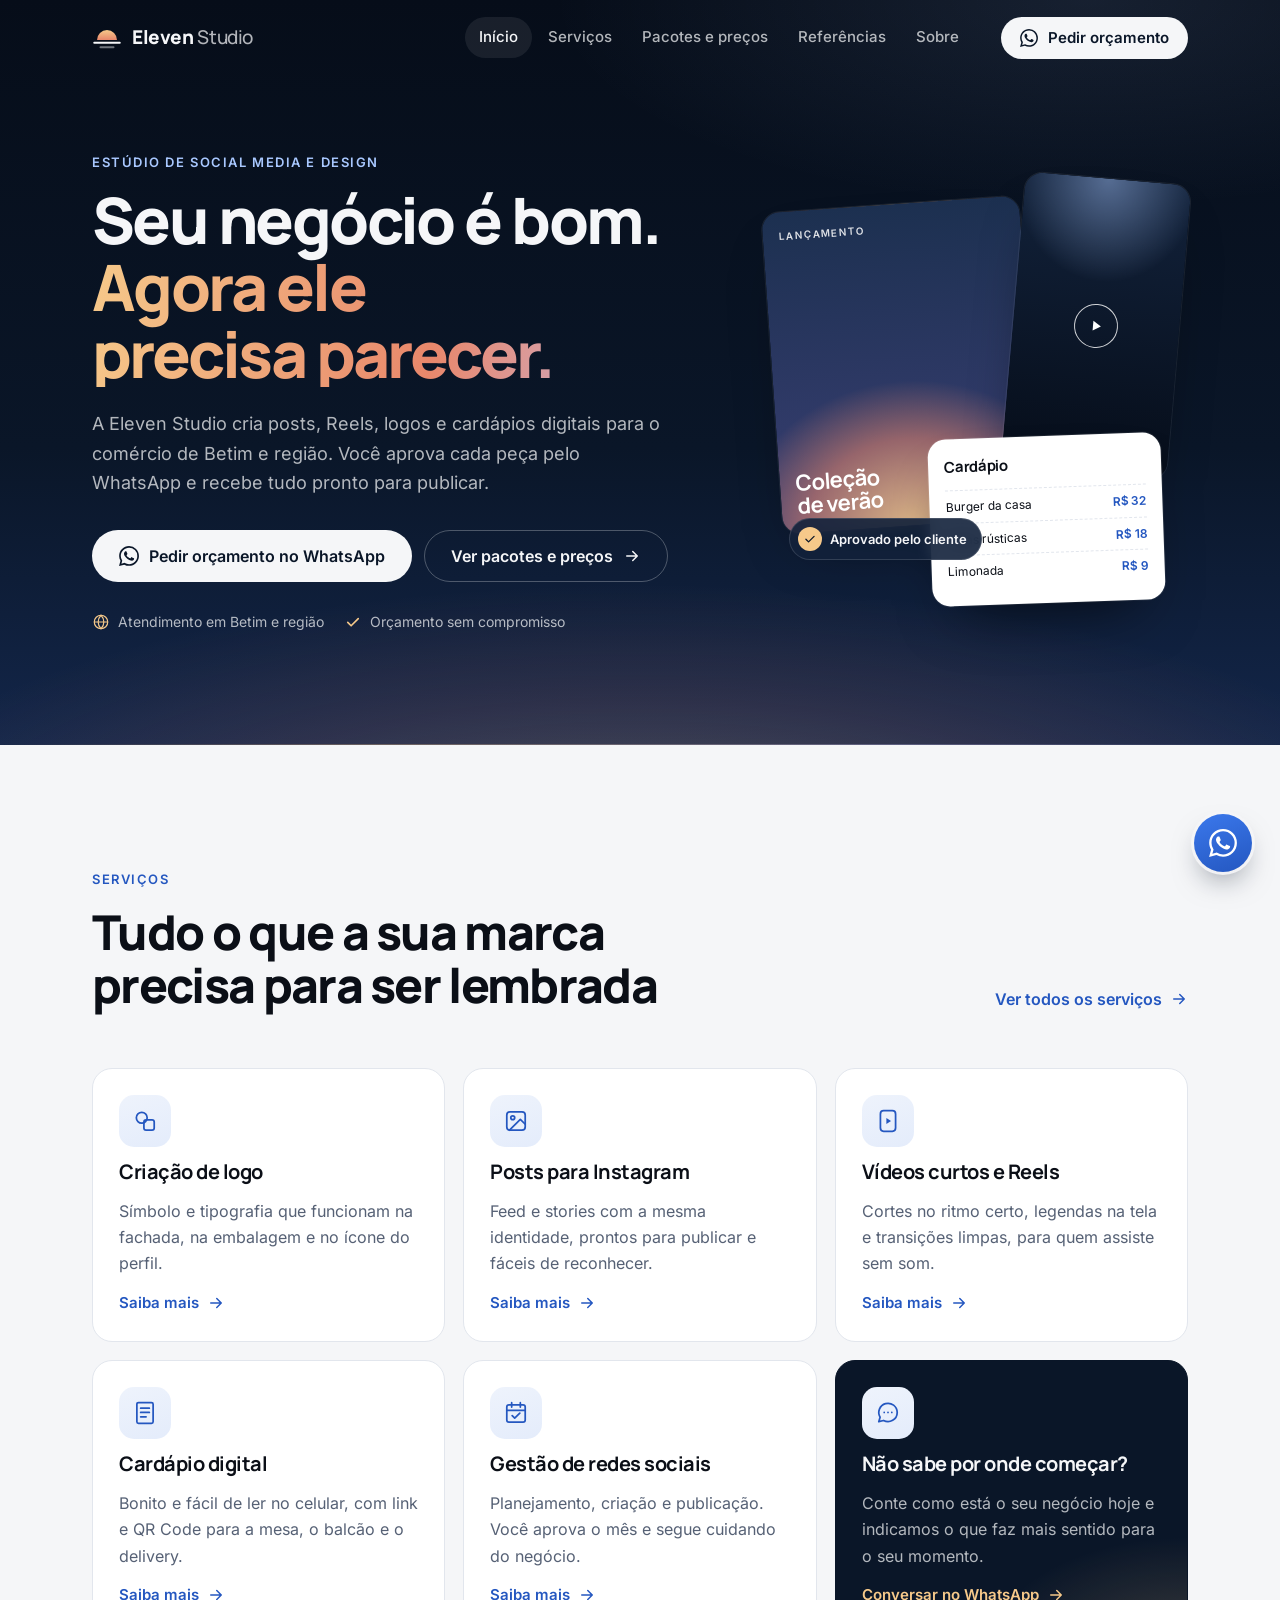
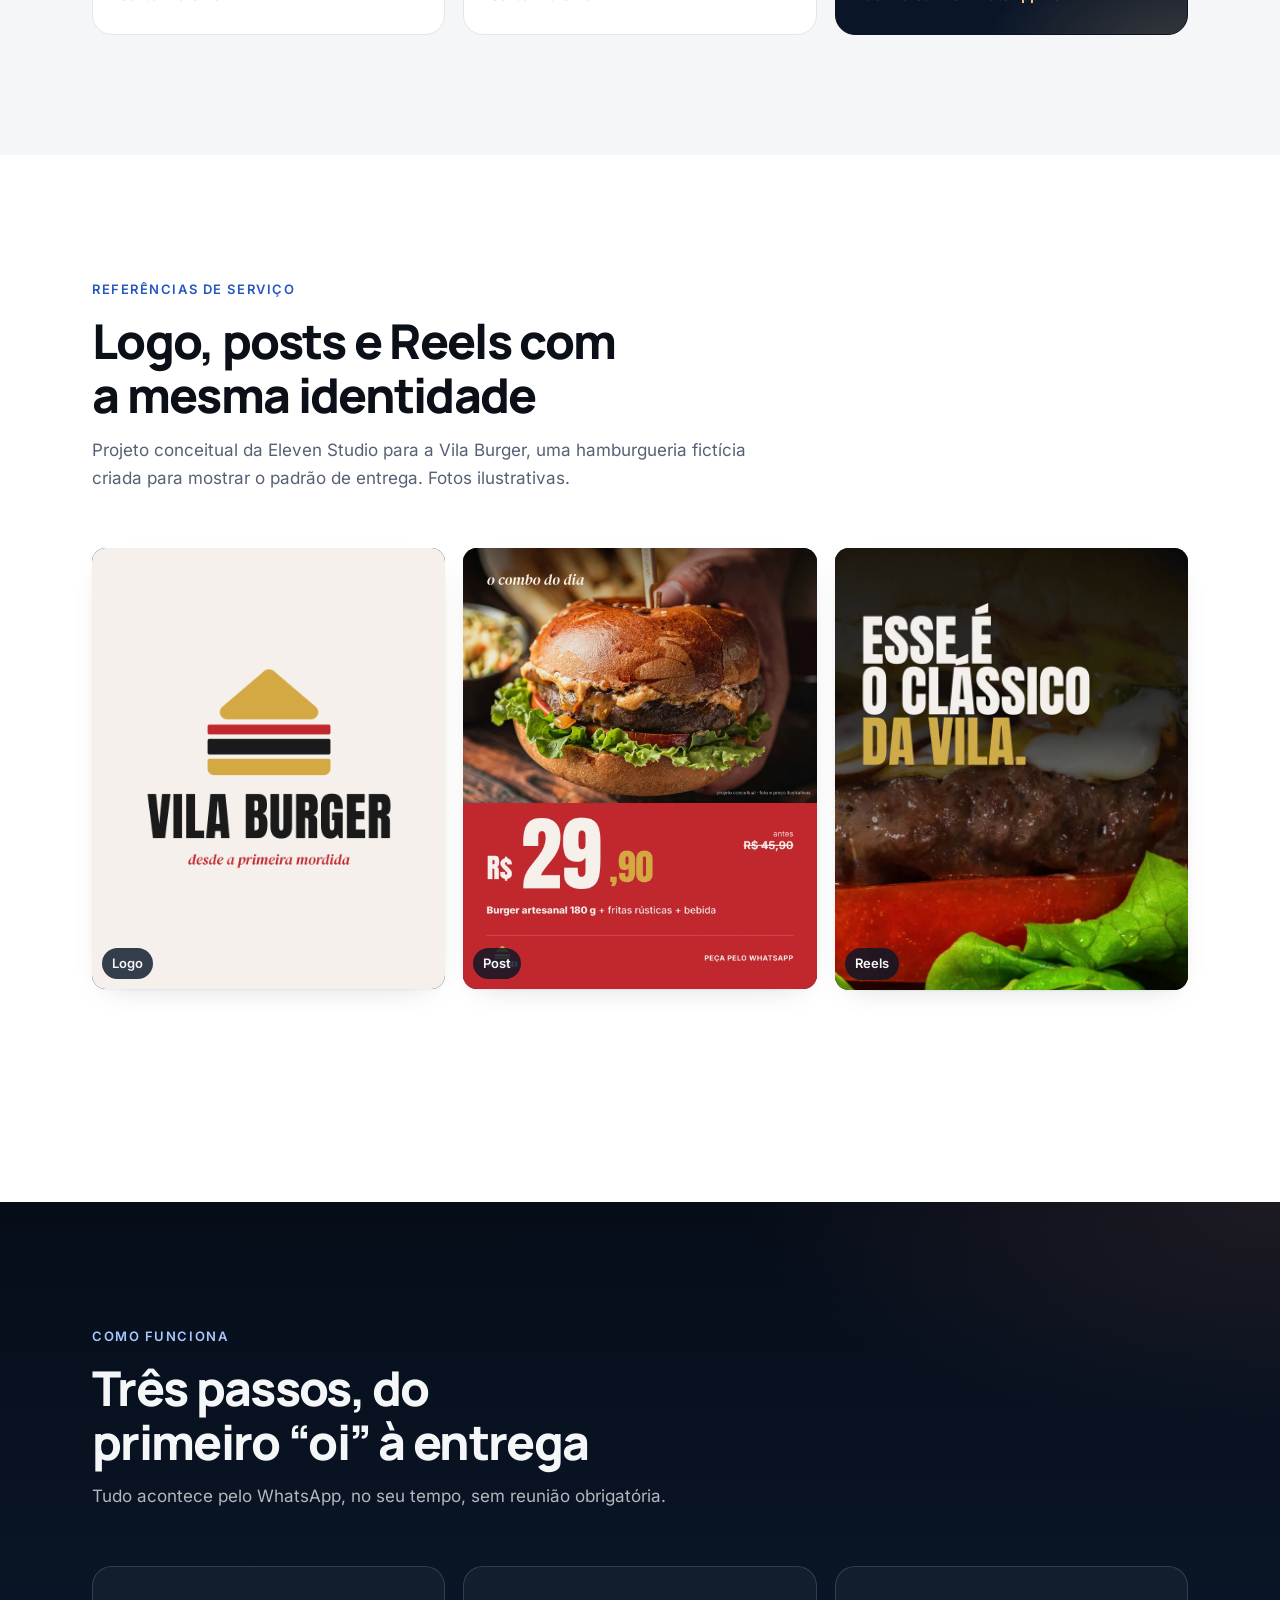
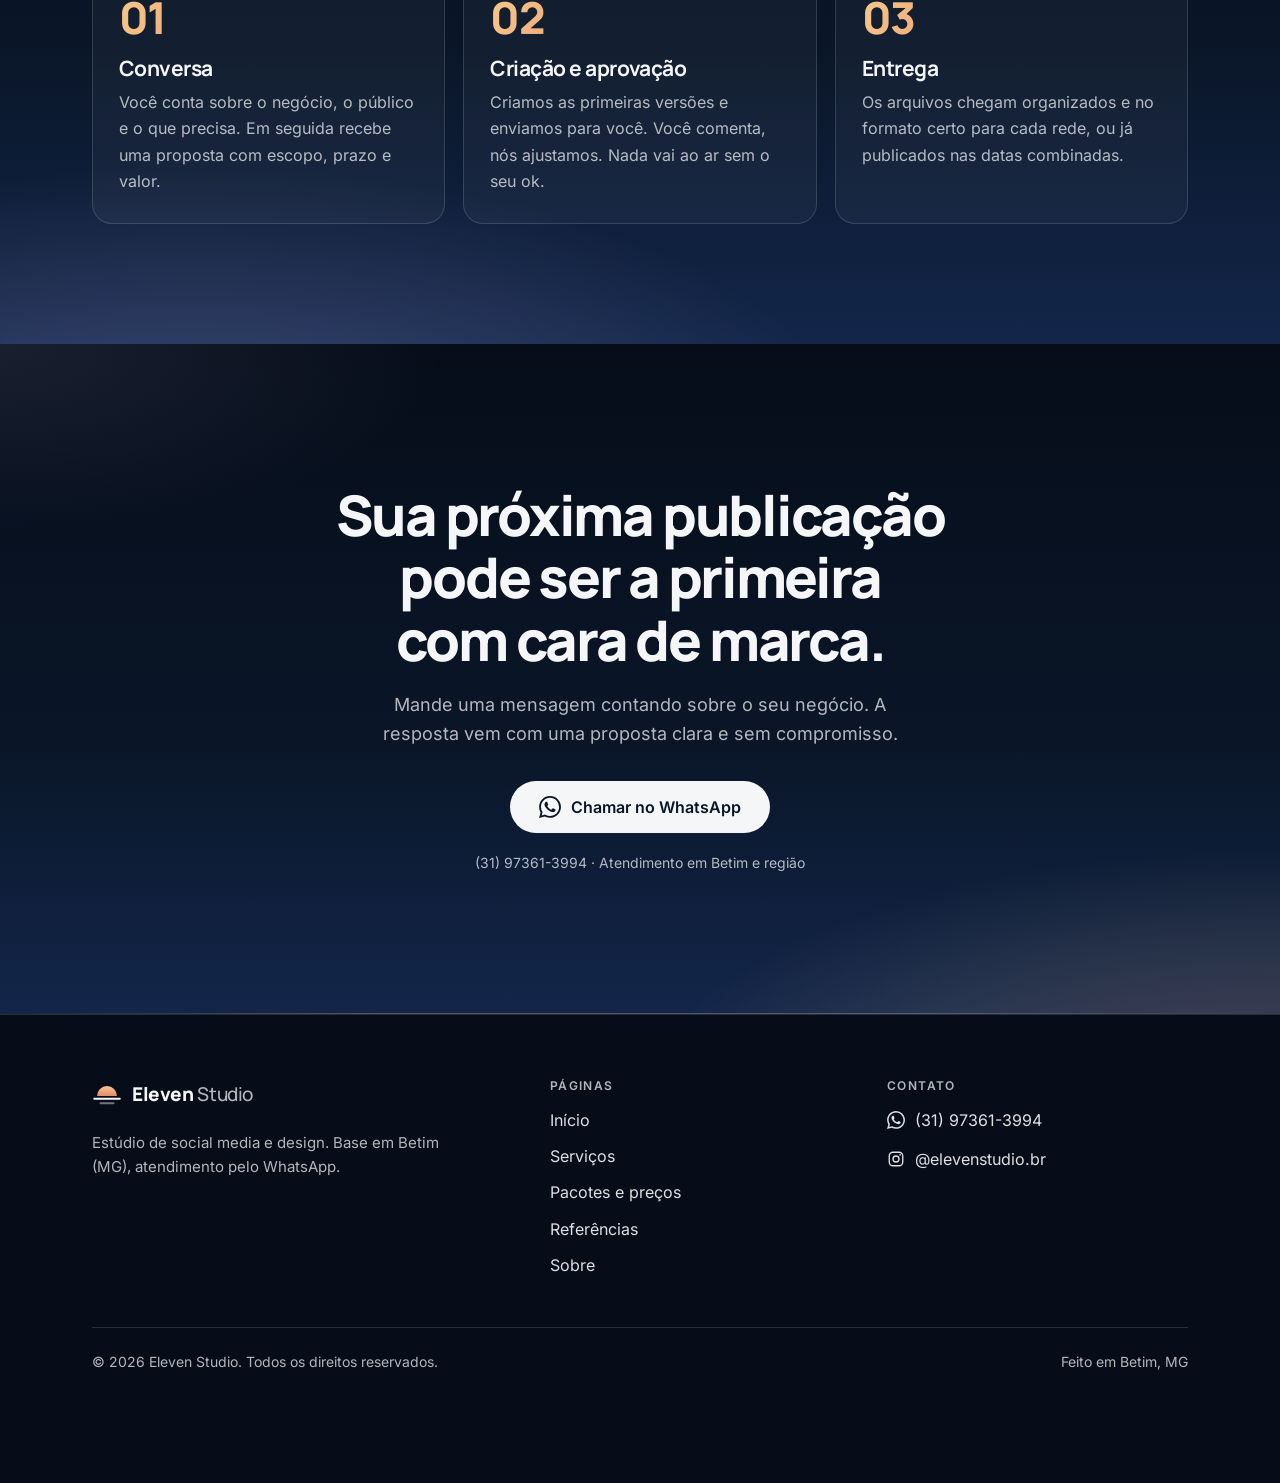
<file: index.html>
<!doctype html>
<html lang="pt-BR">
<head>
  <meta charset="utf-8">
  <meta name="viewport" content="width=device-width, initial-scale=1">

  <title>Eleven Studio · Social media e design para empresas de Betim e região</title>
  <meta name="description" content="Posts para Instagram, Reels, logos, cardápios digitais e gestão de redes sociais para empresas de Betim e região. Peça seu orçamento pelo WhatsApp.">
  <meta name="theme-color" content="#0a1628">
  <!-- Verificação do Google Search Console (não apague) -->
  <meta name="google-site-verification" content="JmenlZjg6yxNEGQRjSiDK0rACAnDVwjeTXToDRzrhOk">
  <link rel="canonical" href="https://eleven-studio-bes1.onrender.com/">

  <!-- Prévia do link (WhatsApp, Instagram, Facebook, LinkedIn) -->
  <meta property="og:type" content="website">
  <meta property="og:locale" content="pt_BR">
  <meta property="og:site_name" content="Eleven Studio">
  <meta property="og:title" content="Eleven Studio · Social media e design">
  <meta property="og:description" content="Seu negócio é bom. Agora ele precisa parecer. Posts, Reels, logos e cardápios digitais para empresas de Betim e região.">
  <meta property="og:url" content="https://eleven-studio-bes1.onrender.com/">
  <meta property="og:image" content="https://eleven-studio-bes1.onrender.com/assets/og-image.jpg">
  <meta property="og:image:type" content="image/jpeg">
  <meta property="og:image:width" content="1200">
  <meta property="og:image:height" content="630">
  <meta property="og:image:alt" content="Eleven Studio: social media e design para empresas de Betim e região.">
  <meta name="twitter:card" content="summary_large_image">
  <meta name="twitter:image" content="https://eleven-studio-bes1.onrender.com/assets/og-image.jpg">

  <link rel="icon" href="assets/favicon.svg" type="image/svg+xml">
  <link rel="icon" href="assets/favicon-32.png" sizes="32x32" type="image/png">
  <link rel="apple-touch-icon" href="assets/apple-touch-icon.png">

  <link rel="preload" href="assets/fonts/manrope.woff2" as="font" type="font/woff2" crossorigin>
  <link rel="preload" href="assets/fonts/inter.woff2" as="font" type="font/woff2" crossorigin>
  <!-- Ao mudar style.css ou script.js, aumente o número em ?v= em TODAS as páginas. -->
  <link rel="stylesheet" href="style.css?v=9">
  <script>document.documentElement.classList.add('js');</script>
  <script src="script.js?v=9" defer></script>
  <script type="application/ld+json">
  {
    "@context": "https://schema.org",
    "@type": "ProfessionalService",
    "name": "Eleven Studio",
    "description": "Estúdio de social media e design: logo, posts para Instagram, Reels, cardápio digital e gestão de redes sociais para empresas de Betim e região.",
    "url": "https://eleven-studio-bes1.onrender.com/",
    "image": "https://eleven-studio-bes1.onrender.com/assets/og-image.jpg",
    "logo": "https://eleven-studio-bes1.onrender.com/assets/icon-512.png",
    "telephone": "+5531973613994",
    "address": { "@type": "PostalAddress", "addressLocality": "Betim", "addressRegion": "MG", "addressCountry": "BR" },
    "areaServed": [{ "@type": "City", "name": "Betim" }, { "@type": "AdministrativeArea", "name": "Região metropolitana de Belo Horizonte" }],
    "sameAs": ["https://instagram.com/elevenstudio.br"]
  }
  </script>
</head><body data-page="inicio">
  <!-- Os textos de serviços, preços, depoimentos, portfólio, sobre e contato são editados
       pelo painel (seu-site/admin). O conteúdo escrito aqui é só uma cópia de segurança:
       o script.js troca pelo que estiver salvo no painel (pasta content/). -->
  <svg width="0" height="0" style="position:absolute" aria-hidden="true" focusable="false">
    <symbol id="i-wa" viewBox="0 0 24 24"><path fill="currentColor" d="M17.47 14.38c-.3-.15-1.76-.87-2.03-.97-.27-.1-.47-.15-.67.15-.2.3-.77.97-.94 1.16-.17.2-.35.22-.64.08-.3-.15-1.26-.47-2.39-1.48-.88-.79-1.48-1.76-1.65-2.06-.17-.3-.02-.46.13-.6.13-.14.3-.35.45-.52.15-.18.2-.3.3-.5.1-.2.05-.38-.03-.52-.07-.15-.67-1.62-.92-2.21-.24-.58-.49-.5-.67-.51h-.57c-.2 0-.52.07-.8.37-.27.3-1.04 1.02-1.04 2.48 0 1.46 1.07 2.88 1.22 3.07.15.2 2.1 3.2 5.08 4.49.71.3 1.26.49 1.7.63.71.22 1.36.19 1.87.12.57-.09 1.76-.72 2-1.42.25-.7.25-1.29.18-1.41-.08-.13-.28-.2-.57-.35m-5.42 7.4h-.01a9.87 9.87 0 0 1-5.03-1.37l-.36-.22-3.74.99 1-3.65-.24-.37a9.86 9.86 0 0 1-1.510-5.26c0-5.45 4.44-9.89 9.89-9.89 2.64 0 5.12 1.03 6.99 2.9a9.830 9.830 0 0 1 2.89 7c0 5.45-4.44 9.88-9.88 9.88m8.41-18.3A11.82 11.82 0 0 0 12.05 0C5.5 0 .16 5.34.16 11.89c0 2.1.55 4.14 1.59 5.95L.06 24l6.3-1.65a11.880 11.880 0 0 0 5.68 1.45h.01c6.55 0 11.89-5.34 11.89-11.9 0-3.17-1.24-6.16-3.480-8.4"/></symbol>
    <symbol id="i-ig" viewBox="0 0 24 24"><g fill="none" stroke="currentColor" stroke-width="1.8"><rect x="3" y="3" width="18" height="18" rx="5"/><circle cx="12" cy="12" r="4"/></g><circle cx="17.5" cy="6.5" r="1.1" fill="currentColor"/></symbol>
    <symbol id="i-arrow" viewBox="0 0 24 24"><path fill="none" stroke="currentColor" stroke-width="2" stroke-linecap="round" stroke-linejoin="round" d="M5 12h14M13 6l6 6-6 6"/></symbol>
    <symbol id="i-check" viewBox="0 0 24 24"><path fill="none" stroke="currentColor" stroke-width="2.2" stroke-linecap="round" stroke-linejoin="round" d="M5 12.5l4.5 4.5L19 7.5"/></symbol>
    <symbol id="i-quote" viewBox="0 0 24 24"><path fill="currentColor" d="M10 6.5C6.6 7.6 4.5 10.3 4.5 14v3.5h6V11H8c.3-1.6 1.3-2.6 2.8-3.1L10 6.5zm9.5 0C16.1 7.6 14 10.3 14 14v3.5h6V11h-2.5c.3-1.6 1.3-2.6 2.8-3.1l-.8-1.4z"/></symbol>
    <symbol id="i-logo" viewBox="0 0 24 24"><g fill="none" stroke="currentColor" stroke-width="1.6" stroke-linejoin="round"><circle cx="9" cy="9" r="5"/><rect x="11" y="11" width="9.5" height="9.5" rx="2"/></g></symbol>
    <symbol id="i-post" viewBox="0 0 24 24"><g fill="none" stroke="currentColor" stroke-width="1.6" stroke-linecap="round" stroke-linejoin="round"><rect x="3.5" y="3.5" width="17" height="17" rx="3"/><circle cx="9" cy="9" r="1.8"/><path d="M20.5 15l-4.5-4.5L6 20.5"/></g></symbol>
    <symbol id="i-reel" viewBox="0 0 24 24"><g fill="none" stroke="currentColor" stroke-width="1.6" stroke-linejoin="round"><rect x="5" y="2.5" width="14" height="19" rx="3"/></g><path fill="currentColor" d="M10.5 9.3v5.4l4.3-2.7z"/></symbol>
    <symbol id="i-menu" viewBox="0 0 24 24"><g fill="none" stroke="currentColor" stroke-width="1.6" stroke-linecap="round" stroke-linejoin="round"><path d="M6 2.5h12A1.5 1.5 0 0 1 19.5 4v16a1.5 1.5 0 0 1-1.5 1.5H6A1.5 1.5 0 0 1 4.5 20V4A1.5 1.5 0 0 1 6 2.5z"/><path d="M8 7.5h8M8 11.5h8M8 15.5h5"/></g></symbol>
    <symbol id="i-cal" viewBox="0 0 24 24"><g fill="none" stroke="currentColor" stroke-width="1.6" stroke-linecap="round" stroke-linejoin="round"><rect x="3.5" y="4.5" width="17" height="16" rx="2"/><path d="M3.5 9.5h17M8 2.5v4M16 2.5v4M8.5 14.5l2.3 2.3 4.7-4.6"/></g></symbol>
    <symbol id="i-bolt" viewBox="0 0 24 24"><path fill="none" stroke="currentColor" stroke-width="1.6" stroke-linejoin="round" d="M13.5 2.5L5 13.5h6.5l-1 8 8.5-11h-6.5l1-8z"/></symbol>
    <symbol id="i-gem" viewBox="0 0 24 24"><g fill="none" stroke="currentColor" stroke-width="1.6" stroke-linejoin="round"><path d="M6.5 3.5h11l3.5 5-9 12-9-12z"/><path d="M3 8.5h18M12 20.5l-3-12 2-5M12 20.5l3-12-2-5"/></g></symbol>
    <symbol id="i-chat" viewBox="0 0 24 24"><g fill="none" stroke="currentColor" stroke-width="1.6" stroke-linecap="round" stroke-linejoin="round"><path d="M20.5 11.5a8.5 8.5 0 0 1-12.6 7.4L3.5 20l1.2-4.1A8.5 8.5 0 1 1 20.5 11.5z"/><path d="M8.5 11.5h.01M12 11.5h.01M15.5 11.5h.01"/></g></symbol>
    <symbol id="i-globe" viewBox="0 0 24 24"><g fill="none" stroke="currentColor" stroke-width="1.6"><circle cx="12" cy="12" r="9"/><path d="M3 12h18M12 3c2.5 2.6 3.8 5.6 3.8 9s-1.3 6.4-3.8 9c-2.5-2.6-3.8-5.6-3.8-9S9.5 5.6 12 3z"/></g></symbol>
    <symbol id="i-play" viewBox="0 0 24 24"><path fill="currentColor" d="M8 5.5v13l10.5-6.5z"/></symbol>
    <symbol id="i-zoom" viewBox="0 0 24 24"><g fill="none" stroke="currentColor" stroke-width="2" stroke-linecap="round"><circle cx="10.5" cy="10.5" r="6.5"/><path d="M15.5 15.5L20 20M10.5 8v5M8 10.5h5"/></g></symbol>
    <symbol id="i-heart" viewBox="0 0 24 24"><path fill="none" stroke="currentColor" stroke-width="1.8" stroke-linejoin="round" d="M12 20s-7.5-4.6-7.5-10.2A4.3 4.3 0 0 1 12 7.2a4.3 4.3 0 0 1 7.5 2.6C19.5 15.4 12 20 12 20z"/></symbol>
    <symbol id="i-comment" viewBox="0 0 24 24"><path fill="none" stroke="currentColor" stroke-width="1.8" stroke-linejoin="round" d="M20 11.5a8 8 0 0 1-11.7 7.1L4 20l1.3-4A8 8 0 1 1 20 11.5z"/></symbol>
    <symbol id="i-send" viewBox="0 0 24 24"><path fill="none" stroke="currentColor" stroke-width="1.8" stroke-linejoin="round" d="M21 3L10 14M21 3l-6.5 18-3.5-7-7-3.5z"/></symbol>
    <symbol id="i-close" viewBox="0 0 24 24"><path fill="none" stroke="currentColor" stroke-width="2" stroke-linecap="round" d="M6 6l12 12M18 6L6 18"/></symbol>
  </svg>

  <a class="skip-link" href="#conteudo">Pular para o conteúdo</a>

  <header class="site-header">
    <div class="container header-inner">
      <a class="brand" href="index.html" aria-label="Eleven Studio, página inicial">
        <svg viewBox="4 6 24 22" width="30" height="30" aria-hidden="true"><defs><linearGradient id="sun-h" x1="0" y1="0" x2="0" y2="1"><stop offset="0" stop-color="#F6C98A"/><stop offset="1" stop-color="#E8876B"/></linearGradient></defs><path d="M8 18.6a8 8 0 0 1 16 0z" fill="url(#sun-h)"/><rect x="5" y="20" width="22" height="1.6" rx=".8" fill="currentColor"/><rect x="10" y="23.6" width="12" height="1.6" rx=".8" fill="currentColor" opacity=".45"/></svg>
        <span class="brand-name">Eleven <span>Studio</span></span>
      </a>
      <button class="nav-toggle" type="button" aria-expanded="false" aria-controls="site-nav" aria-label="Abrir menu">
        <span class="nav-toggle-box" aria-hidden="true"><span></span><span></span><span></span></span>
      </button>
      <nav class="nav" id="site-nav" aria-label="Principal">
        <ul class="nav-list">
          <li><a href="index.html" aria-current="page">Início</a></li>
          <li><a href="servicos.html">Serviços</a></li>
          <li><a href="precos.html">Pacotes e preços</a></li>
          <li><a href="portfolio.html">Referências</a></li>
          <li><a href="sobre.html">Sobre</a></li>
        </ul>
        <a class="btn btn-light btn-sm nav-cta" href="https://wa.me/5531973613994?text=Ol%C3%A1!%20Vim%20pelo%20site%20da%20Eleven%20Studio%20e%20quero%20um%20or%C3%A7amento." target="_blank" rel="noopener"><svg width="18" height="18" aria-hidden="true"><use href="#i-wa"/></svg> Pedir orçamento</a>
      </nav>
    </div>
  </header>

  <main id="conteudo">

    <!-- ABERTURA -->
    <section class="hero dark sky sky--sunrise">
      <div class="container hero-grid">
        <div>
          <p class="eyebrow" data-reveal>Estúdio de social media e design</p>
          <h1 data-reveal style="--d:80ms"><span data-cms-text="inicio.titulo">Seu negócio é bom.</span> <span class="soft" data-cms-text="inicio.titulo_destaque">Agora ele precisa parecer.</span></h1>
          <p class="hero-sub" data-reveal style="--d:160ms" data-cms-text="inicio.subtitulo">A Eleven Studio cria posts, Reels, logos e cardápios digitais para o comércio de Betim e região. Você aprova cada peça pelo WhatsApp e recebe tudo pronto para publicar.</p>
          <div class="hero-actions" data-reveal style="--d:240ms">
            <a class="btn btn-light" href="https://wa.me/5531973613994?text=Ol%C3%A1!%20Vim%20pelo%20site%20da%20Eleven%20Studio%20e%20quero%20um%20or%C3%A7amento." target="_blank" rel="noopener"><svg width="20" height="20" aria-hidden="true"><use href="#i-wa"/></svg> Pedir orçamento no WhatsApp</a>
            <a class="btn btn-ghost" href="precos.html">Ver pacotes e preços <svg class="i-arrow" width="18" height="18" aria-hidden="true"><use href="#i-arrow"/></svg></a>
          </div>
          <ul class="hero-meta" data-reveal style="--d:320ms">
            <li><svg width="18" height="18" aria-hidden="true"><use href="#i-globe"/></svg> Atendimento em Betim e região</li>
            <li><svg width="18" height="18" aria-hidden="true"><use href="#i-check"/></svg> Orçamento sem compromisso</li>
          </ul>
        </div>

        <!-- Composição ilustrativa (decorativa) -->
        <div class="showcase" data-reveal style="--d:200ms" aria-hidden="true">
          <div class="sc-card sc-post">
            <small>Lançamento</small>
            <strong>Coleção<br>de verão</strong>
          </div>
          <div class="sc-card sc-reel">
            <span class="sc-play"><svg width="18" height="18" aria-hidden="true"><use href="#i-play"/></svg></span>
            <span class="sc-bar"></span>
          </div>
          <div class="sc-card sc-menu">
            <strong>Cardápio</strong>
            <ul>
              <li><span>Burger da casa</span><span>R$ 32</span></li>
              <li><span>Fritas rústicas</span><span>R$ 18</span></li>
              <li><span>Limonada</span><span>R$ 9</span></li>
            </ul>
          </div>
          <span class="sc-chip"><i><svg width="14" height="14" aria-hidden="true"><use href="#i-check"/></svg></i> Aprovado pelo cliente</span>
        </div>
      </div>
      <div class="horizon" aria-hidden="true"></div>
    </section>

    <!-- SERVIÇOS (RESUMO) - editável no painel: Serviços -->
    <section class="section" aria-labelledby="servicos-title">
      <div class="container">
        <div class="section-head section-head--split">
          <div>
            <p class="eyebrow" data-reveal>Serviços</p>
            <h2 id="servicos-title" data-reveal style="--d:80ms">Tudo o que a sua marca precisa para ser lembrada</h2>
          </div>
          <a class="link-arrow" href="servicos.html" data-reveal style="--d:160ms">Ver todos os serviços <svg width="18" height="18" aria-hidden="true"><use href="#i-arrow"/></svg></a>
        </div>
        <div class="svc-grid" data-cms-list="home-servicos">
          <a class="card svc-card" href="servicos.html#logo" data-reveal style="--d:0ms"><span class="ico-box"><svg width="26" height="26" aria-hidden="true"><use href="#i-logo"/></svg></span><h3>Criação de logo</h3><p>Símbolo e tipografia que funcionam na fachada, na embalagem e no ícone do perfil.</p><span class="link-arrow">Saiba mais <svg width="18" height="18" aria-hidden="true"><use href="#i-arrow"/></svg></span></a>
          <a class="card svc-card" href="servicos.html#posts" data-reveal style="--d:60ms"><span class="ico-box"><svg width="26" height="26" aria-hidden="true"><use href="#i-post"/></svg></span><h3>Posts para Instagram</h3><p>Feed e stories com a mesma identidade, prontos para publicar e fáceis de reconhecer.</p><span class="link-arrow">Saiba mais <svg width="18" height="18" aria-hidden="true"><use href="#i-arrow"/></svg></span></a>
          <a class="card svc-card" href="servicos.html#reels" data-reveal style="--d:120ms"><span class="ico-box"><svg width="26" height="26" aria-hidden="true"><use href="#i-reel"/></svg></span><h3>Vídeos curtos e Reels</h3><p>Cortes no ritmo certo, legendas na tela e transições limpas, para quem assiste sem som.</p><span class="link-arrow">Saiba mais <svg width="18" height="18" aria-hidden="true"><use href="#i-arrow"/></svg></span></a>
          <a class="card svc-card" href="servicos.html#cardapio" data-reveal style="--d:0ms"><span class="ico-box"><svg width="26" height="26" aria-hidden="true"><use href="#i-menu"/></svg></span><h3>Cardápio digital</h3><p>Bonito e fácil de ler no celular, com link e QR Code para a mesa, o balcão e o delivery.</p><span class="link-arrow">Saiba mais <svg width="18" height="18" aria-hidden="true"><use href="#i-arrow"/></svg></span></a>
          <a class="card svc-card" href="servicos.html#gestao" data-reveal style="--d:60ms"><span class="ico-box"><svg width="26" height="26" aria-hidden="true"><use href="#i-cal"/></svg></span><h3>Gestão de redes sociais</h3><p>Planejamento, criação e publicação. Você aprova o mês e segue cuidando do negócio.</p><span class="link-arrow">Saiba mais <svg width="18" height="18" aria-hidden="true"><use href="#i-arrow"/></svg></span></a>
          <a class="card svc-card svc-card--cta" href="https://wa.me/5531973613994?text=Ol%C3%A1!%20Vim%20pelo%20site%20da%20Eleven%20Studio%20e%20quero%20um%20or%C3%A7amento." target="_blank" rel="noopener" data-reveal style="--d:120ms">
            <span class="ico-box"><svg width="26" height="26" aria-hidden="true"><use href="#i-chat"/></svg></span>
            <h3>Não sabe por onde começar?</h3>
            <p>Conte como está o seu negócio hoje e indicamos o que faz mais sentido para o seu momento.</p>
            <span class="link-arrow">Conversar no WhatsApp <svg width="18" height="18" aria-hidden="true"><use href="#i-arrow"/></svg></span>
          </a>
        </div>
      </div>
    </section>


    <!-- REFERÊNCIAS DE SERVIÇO (projeto conceitual) -->
    <section class="section section--card" aria-labelledby="refs-title">
      <div class="container">
        <div class="section-head">
          <p class="eyebrow" data-reveal>Referências de serviço</p>
          <h2 id="refs-title" data-reveal style="--d:80ms">Logo, posts e Reels com a mesma identidade</h2>
          <p data-reveal style="--d:160ms">Projeto conceitual da Eleven Studio para a Vila Burger, uma hamburgueria fictícia criada para mostrar o padrão de entrega. Fotos ilustrativas.</p>
        </div>
        <div class="ref-thumbs">
          <a class="ref-thumb" href="portfolio.html#vila-burger" data-reveal style="--d:0ms"><picture><source type="image/webp" srcset="assets/referencias/vila-burger-logo.webp"><img src="assets/referencias/vila-burger-logo.png" alt="Logo da Vila Burger: símbolo de casinha formada por pão, tomate e carne, com o nome VILA BURGER e a assinatura “desde a primeira mordida”." width="1080" height="1080" loading="lazy" decoding="async"></picture><span class="ref-thumb-label">Logo</span></a>
          <a class="ref-thumb" href="portfolio.html#vila-burger" data-reveal style="--d:80ms"><picture><source type="image/webp" srcset="assets/referencias/vila-burger-combo-do-dia.webp"><img src="assets/referencias/vila-burger-combo-do-dia.jpg" alt="Post do combo do dia da Vila Burger com foto de hambúrguer e o preço R$ 29,90." width="1080" height="1350" loading="lazy" decoding="async"></picture><span class="ref-thumb-label">Post</span></a>
          <a class="ref-thumb" href="portfolio.html#vila-burger" data-reveal style="--d:160ms"><video src="assets/referencias/vila-burger-reels.mp4" poster="assets/referencias/vila-burger-reels-capa.jpg" width="720" height="1280" autoplay muted loop playsinline preload="metadata" aria-label="Reels de 15 segundos da Vila Burger"></video><span class="ref-thumb-label">Reels</span></a>
        </div>
        <div class="ref-thumbs-cta" data-reveal>
          <a class="btn btn-dark" href="portfolio.html">Ver referências <svg class="i-arrow" width="18" height="18" aria-hidden="true"><use href="#i-arrow"/></svg></a>
        </div>
      </div>
    </section>

    <!-- COMO FUNCIONA -->
    <section class="section dark sky sky--dusk" aria-labelledby="processo-title">
      <div class="container">
        <div class="section-head">
          <p class="eyebrow" data-reveal>Como funciona</p>
          <h2 id="processo-title" data-reveal style="--d:80ms">Três passos, do primeiro “oi” à entrega</h2>
          <p data-reveal style="--d:160ms">Tudo acontece pelo WhatsApp, no seu tempo, sem reunião obrigatória.</p>
        </div>
        <ol class="steps">
          <li class="step" data-reveal>
            <span class="step-num">01</span>
            <h3>Conversa</h3>
            <p>Você conta sobre o negócio, o público e o que precisa. Em seguida recebe uma proposta com escopo, prazo e valor.</p>
          </li>
          <li class="step" data-reveal style="--d:100ms">
            <span class="step-num">02</span>
            <h3>Criação e aprovação</h3>
            <p>Criamos as primeiras versões e enviamos para você. Você comenta, nós ajustamos. Nada vai ao ar sem o seu ok.</p>
          </li>
          <li class="step" data-reveal style="--d:200ms">
            <span class="step-num">03</span>
            <h3>Entrega</h3>
            <p>Os arquivos chegam organizados e no formato certo para cada rede, ou já publicados nas datas combinadas.</p>
          </li>
        </ol>
      </div>
    </section>

    <!-- DEPOIMENTOS - editável no painel. Fica escondida enquanto não houver depoimentos. -->
    <section class="section section--tint" aria-labelledby="depoimentos-title" data-cms-section="depoimentos" hidden>
      <div class="container">
        <div class="section-head">
          <p class="eyebrow" data-reveal>Depoimentos</p>
          <h2 id="depoimentos-title" data-reveal style="--d:80ms">A palavra de quem já trabalhou com a gente</h2>
        </div>
        <div class="quotes" data-cms-list="depoimentos">
          
        </div>
      </div>
    </section>

    <section class="cta-band dark sky sky--sunset" aria-labelledby="cta-title">
      <div class="container">
        <h2 id="cta-title" data-reveal>Sua próxima publicação pode ser a primeira com cara de marca.</h2>
        <p data-reveal style="--d:80ms">Mande uma mensagem contando sobre o seu negócio. A resposta vem com uma proposta clara e sem compromisso.</p>
        <div data-reveal style="--d:160ms">
          <a class="btn btn-light" href="https://wa.me/5531973613994?text=Ol%C3%A1!%20Vim%20pelo%20site%20da%20Eleven%20Studio%20e%20quero%20um%20or%C3%A7amento." target="_blank" rel="noopener"><svg width="22" height="22" aria-hidden="true"><use href="#i-wa"/></svg> Chamar no WhatsApp</a>
        </div>
        <small data-reveal style="--d:200ms"><span data-cms-text="geral.whatsapp_exibicao">(31) 97361-3994</span> · Atendimento em Betim e região</small>
      </div>
      <div class="horizon" aria-hidden="true"></div>
    </section>
  </main>

  <footer class="site-footer dark">
    <div class="container">
      <div class="footer-grid">
        <div class="footer-brand">
          <a class="brand" href="index.html" aria-label="Eleven Studio, página inicial">
            <svg viewBox="4 6 24 22" width="30" height="30" aria-hidden="true"><defs><linearGradient id="sun-f" x1="0" y1="0" x2="0" y2="1"><stop offset="0" stop-color="#F6C98A"/><stop offset="1" stop-color="#E8876B"/></linearGradient></defs><path d="M8 18.6a8 8 0 0 1 16 0z" fill="url(#sun-f)"/><rect x="5" y="20" width="22" height="1.6" rx=".8" fill="currentColor"/><rect x="10" y="23.6" width="12" height="1.6" rx=".8" fill="currentColor" opacity=".45"/></svg>
            <span class="brand-name">Eleven <span>Studio</span></span>
          </a>
          <p>Estúdio de social media e design. Base em Betim (MG), atendimento pelo WhatsApp.</p>
        </div>
        <div class="footer-col">
          <h2>Páginas</h2>
          <ul>
            <li><a href="index.html">Início</a></li>
            <li><a href="servicos.html">Serviços</a></li>
            <li><a href="precos.html">Pacotes e preços</a></li>
            <li><a href="portfolio.html">Referências</a></li>
            <li><a href="sobre.html">Sobre</a></li>
          </ul>
        </div>
        <div class="footer-col">
          <h2>Contato</h2>
          <ul>
            <li><a href="https://wa.me/5531973613994?text=Ol%C3%A1!%20Vim%20pelo%20site%20da%20Eleven%20Studio%20e%20quero%20um%20or%C3%A7amento." target="_blank" rel="noopener"><svg width="18" height="18" aria-hidden="true"><use href="#i-wa"/></svg> <span data-cms-text="geral.whatsapp_exibicao">(31) 97361-3994</span></a></li>
            <li><a href="https://instagram.com/elevenstudio.br" data-cms="instagram" target="_blank" rel="noopener"><svg width="18" height="18" aria-hidden="true"><use href="#i-ig"/></svg> <span data-cms-text="geral.instagram">@elevenstudio.br</span></a></li>
          </ul>
        </div>
      </div>
      <div class="footer-bottom">
        <p>© <span data-year>2026</span> Eleven Studio. Todos os direitos reservados.</p>
        <p>Feito em Betim, MG</p>
      </div>
    </div>
  </footer>

  <!-- Botão flutuante do WhatsApp -->
  <a class="wa-float" href="https://wa.me/5531973613994?text=Ol%C3%A1!%20Vim%20pelo%20site%20da%20Eleven%20Studio%20e%20quero%20um%20or%C3%A7amento." target="_blank" rel="noopener" aria-label="Conversar no WhatsApp">
    <svg width="28" height="28" aria-hidden="true"><use href="#i-wa"/></svg>
  </a>
</body>
</html>
</file>
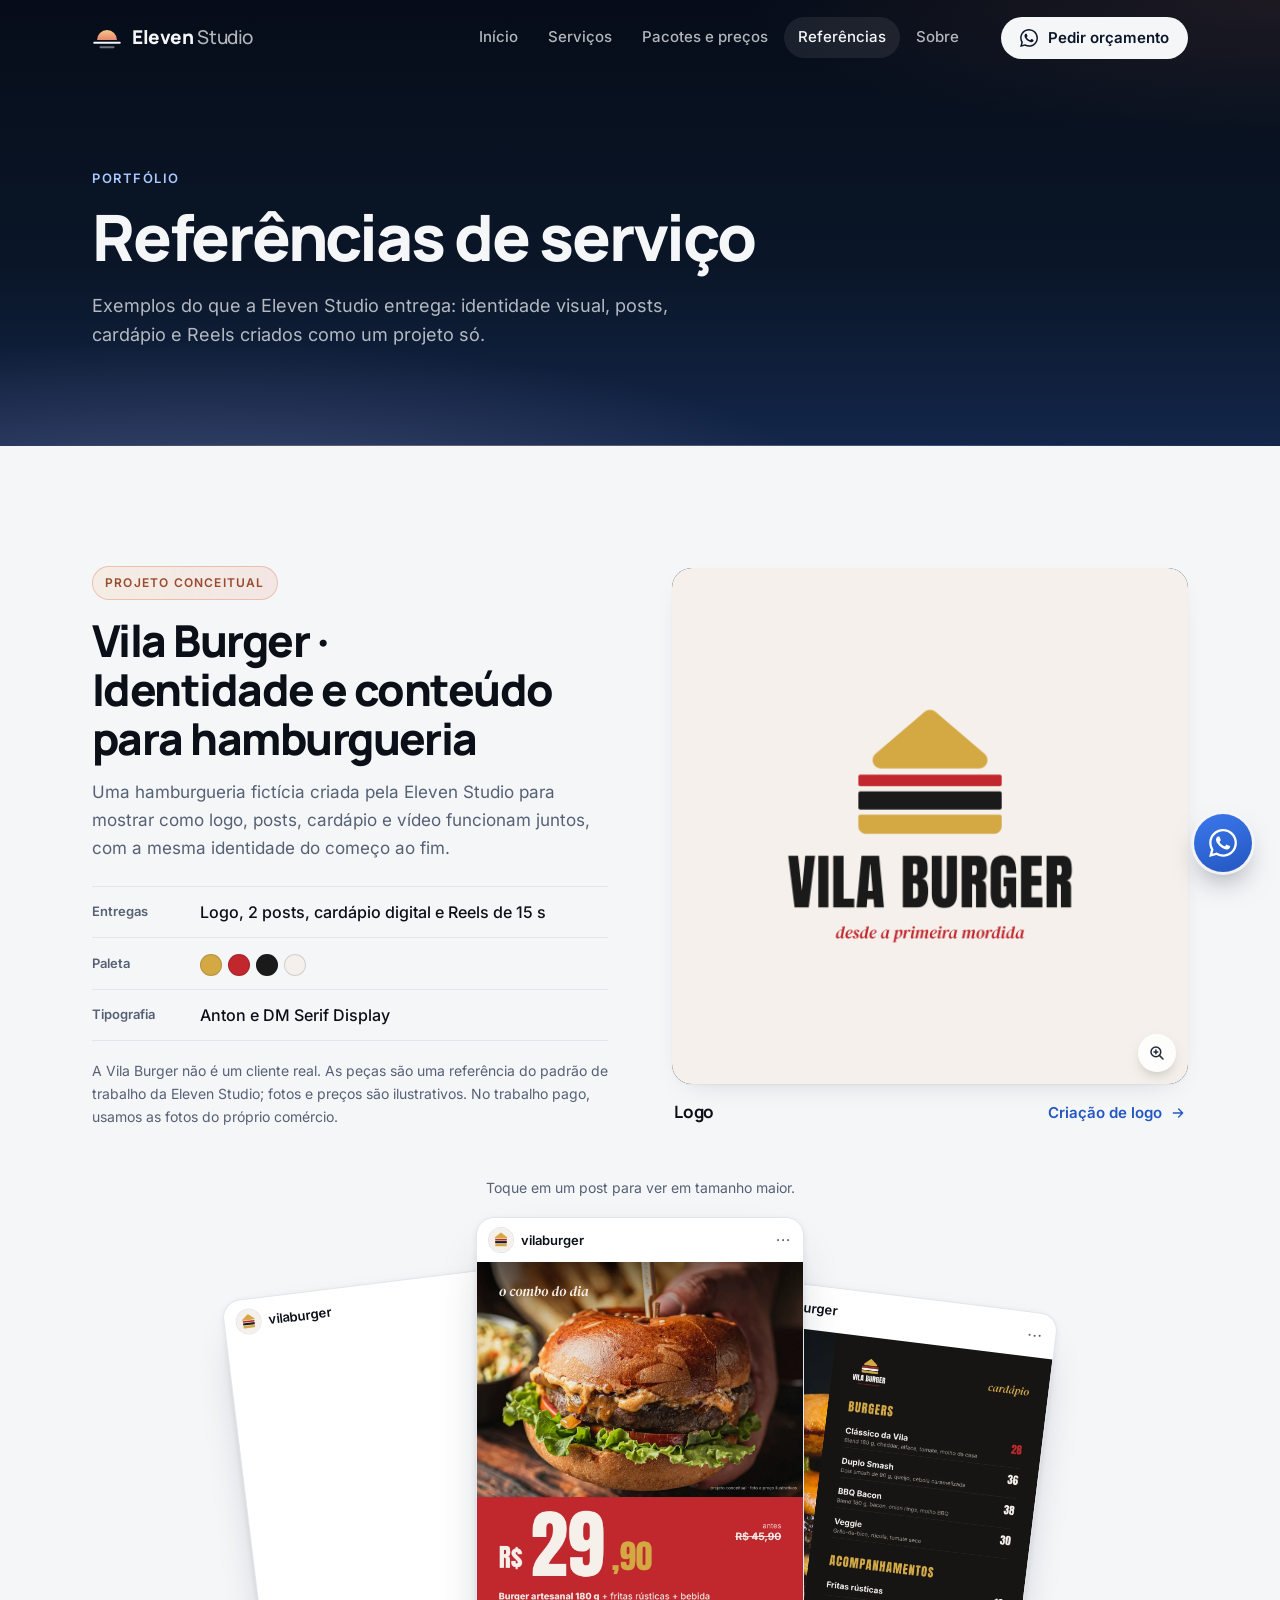
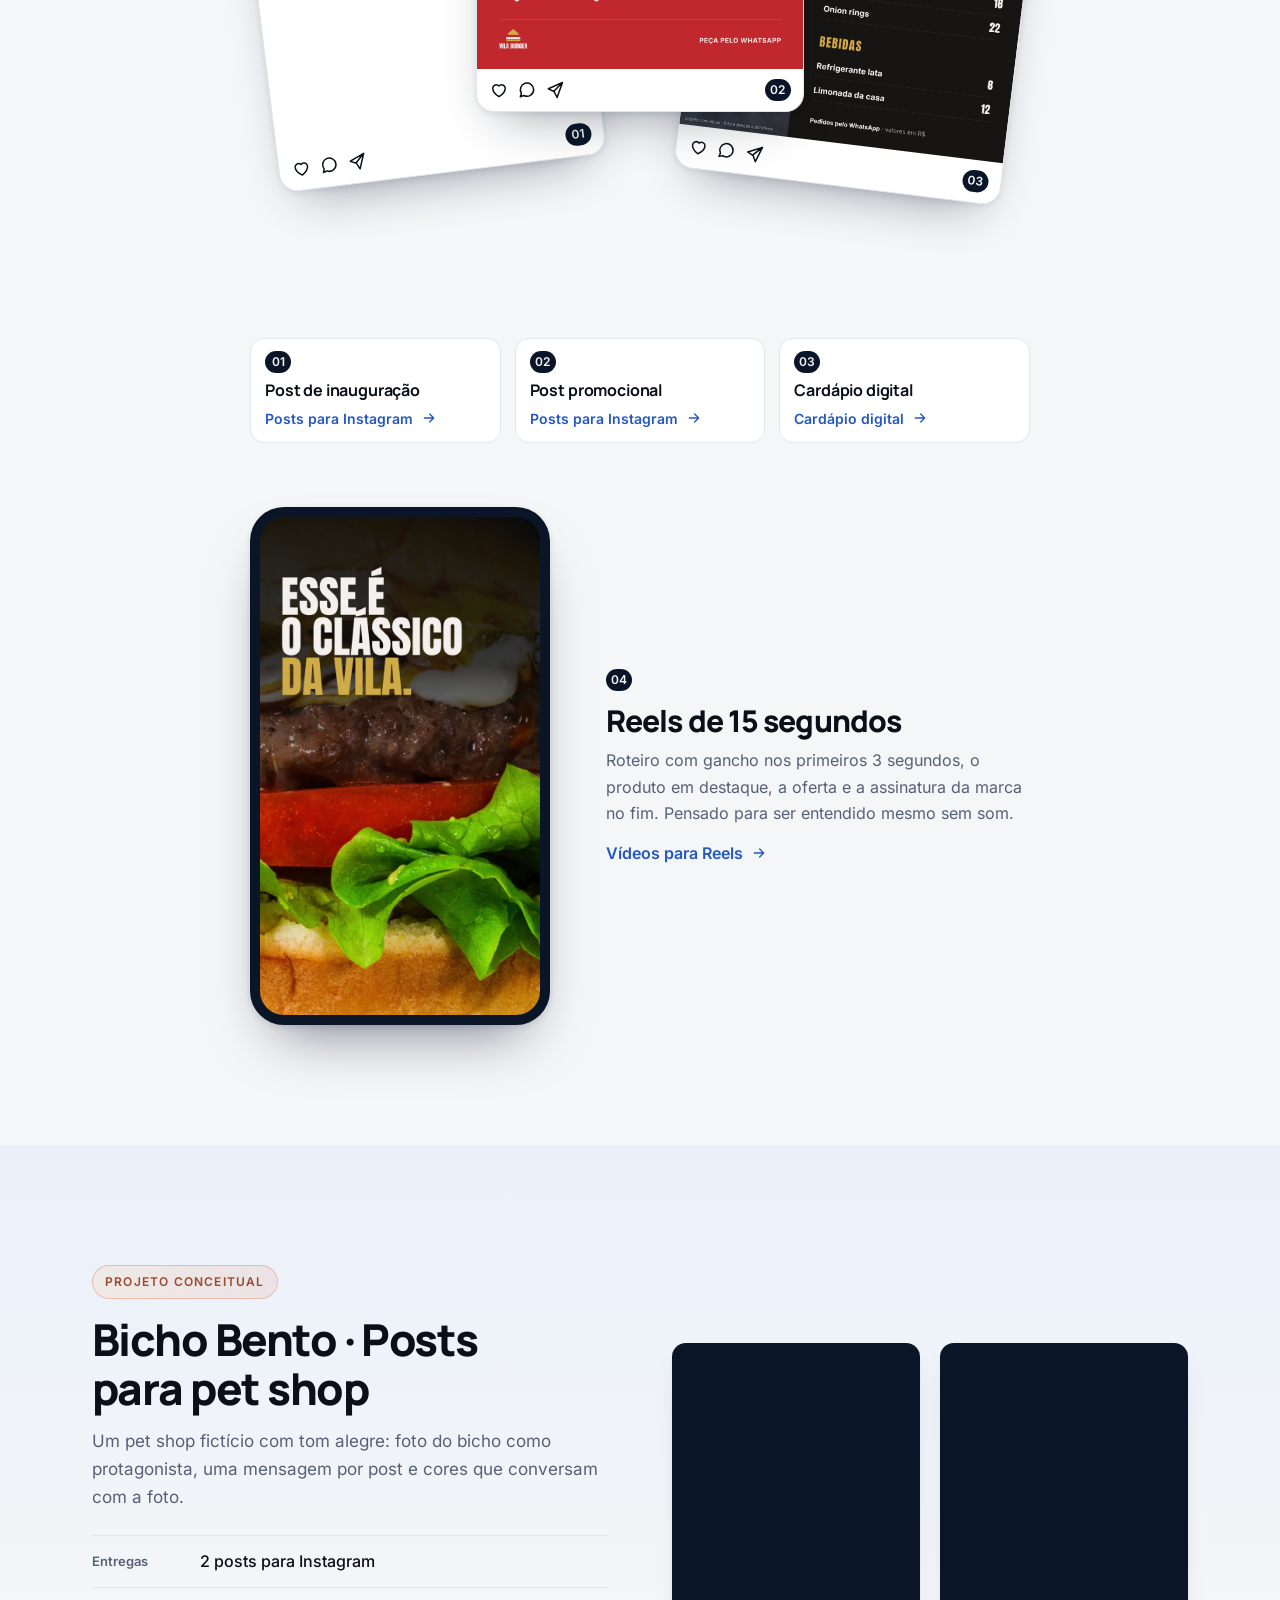
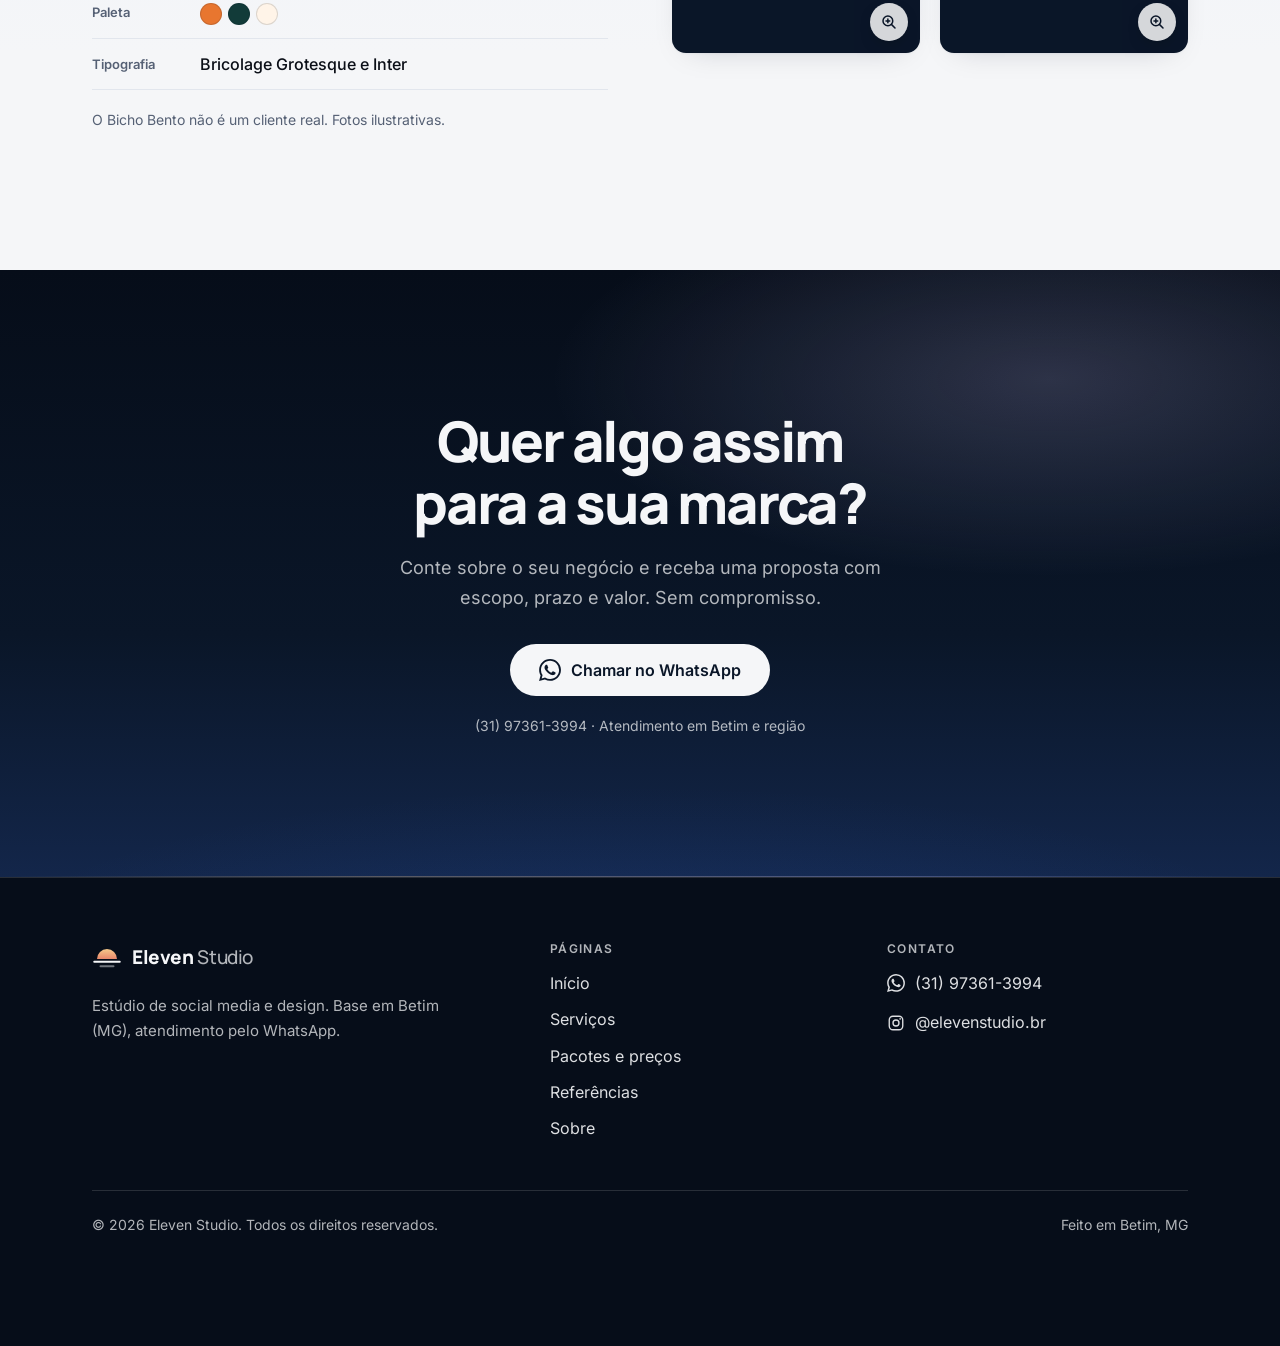
<file: portfolio.html>
<!doctype html>
<html lang="pt-BR">
<head>
  <meta charset="utf-8">
  <meta name="viewport" content="width=device-width, initial-scale=1">

  <title>Referências de serviço · Eleven Studio</title>
  <meta name="description" content="Referências de serviço da Eleven Studio: logo, posts para Instagram, cardápio digital e Reels dos projetos conceituais Vila Burger e Bicho Bento. Veja o padrão de entrega.">
  <meta name="theme-color" content="#0a1628">
  <link rel="canonical" href="https://eleven-studio-bes1.onrender.com/portfolio.html">

  <!-- Prévia do link (WhatsApp, Instagram, Facebook, LinkedIn) -->
  <meta property="og:type" content="website">
  <meta property="og:locale" content="pt_BR">
  <meta property="og:site_name" content="Eleven Studio">
  <meta property="og:title" content="Referências de serviço · Eleven Studio">
  <meta property="og:description" content="Logo, posts, cardápio digital e Reels: o padrão de entrega da Eleven Studio.">
  <meta property="og:url" content="https://eleven-studio-bes1.onrender.com/portfolio.html">
  <meta property="og:image" content="https://eleven-studio-bes1.onrender.com/assets/og-image.jpg">
  <meta property="og:image:type" content="image/jpeg">
  <meta property="og:image:width" content="1200">
  <meta property="og:image:height" content="630">
  <meta property="og:image:alt" content="Eleven Studio: social media e design para empresas de Betim e região.">
  <meta name="twitter:card" content="summary_large_image">
  <meta name="twitter:image" content="https://eleven-studio-bes1.onrender.com/assets/og-image.jpg">

  <link rel="icon" href="assets/favicon.svg" type="image/svg+xml">
  <link rel="icon" href="assets/favicon-32.png" sizes="32x32" type="image/png">
  <link rel="apple-touch-icon" href="assets/apple-touch-icon.png">

  <link rel="preload" href="assets/fonts/manrope.woff2" as="font" type="font/woff2" crossorigin>
  <link rel="preload" href="assets/fonts/inter.woff2" as="font" type="font/woff2" crossorigin>
  <!-- Ao mudar style.css ou script.js, aumente o número em ?v= em TODAS as páginas. -->
  <link rel="stylesheet" href="style.css?v=9">
  <script>document.documentElement.classList.add('js');</script>
  <script src="script.js?v=9" defer></script>
</head><body data-page="portfolio">
  <!-- Os textos de serviços, preços, depoimentos, portfólio, sobre e contato são editados
       pelo painel (seu-site/admin). O conteúdo escrito aqui é só uma cópia de segurança:
       o script.js troca pelo que estiver salvo no painel (pasta content/). -->
  <svg width="0" height="0" style="position:absolute" aria-hidden="true" focusable="false">
    <symbol id="i-wa" viewBox="0 0 24 24"><path fill="currentColor" d="M17.47 14.38c-.3-.15-1.76-.87-2.03-.97-.27-.1-.47-.15-.67.15-.2.3-.77.97-.94 1.16-.17.2-.35.22-.64.08-.3-.15-1.26-.47-2.39-1.48-.88-.79-1.48-1.76-1.65-2.06-.17-.3-.02-.46.13-.6.13-.14.3-.35.45-.52.15-.18.2-.3.3-.5.1-.2.05-.38-.03-.52-.07-.15-.67-1.62-.92-2.21-.24-.58-.49-.5-.67-.51h-.57c-.2 0-.52.07-.8.37-.27.3-1.04 1.02-1.04 2.48 0 1.46 1.07 2.88 1.22 3.07.15.2 2.1 3.2 5.08 4.49.71.3 1.26.49 1.7.63.71.22 1.36.19 1.87.12.57-.09 1.76-.72 2-1.42.25-.7.25-1.29.18-1.41-.08-.13-.28-.2-.57-.35m-5.42 7.4h-.01a9.87 9.87 0 0 1-5.03-1.37l-.36-.22-3.74.99 1-3.65-.24-.37a9.86 9.86 0 0 1-1.510-5.26c0-5.45 4.44-9.89 9.89-9.89 2.64 0 5.12 1.03 6.99 2.9a9.830 9.830 0 0 1 2.89 7c0 5.45-4.44 9.88-9.88 9.88m8.41-18.3A11.82 11.82 0 0 0 12.05 0C5.5 0 .16 5.34.16 11.89c0 2.1.55 4.14 1.59 5.95L.06 24l6.3-1.65a11.880 11.880 0 0 0 5.68 1.45h.01c6.55 0 11.89-5.34 11.89-11.9 0-3.17-1.24-6.16-3.480-8.4"/></symbol>
    <symbol id="i-ig" viewBox="0 0 24 24"><g fill="none" stroke="currentColor" stroke-width="1.8"><rect x="3" y="3" width="18" height="18" rx="5"/><circle cx="12" cy="12" r="4"/></g><circle cx="17.5" cy="6.5" r="1.1" fill="currentColor"/></symbol>
    <symbol id="i-arrow" viewBox="0 0 24 24"><path fill="none" stroke="currentColor" stroke-width="2" stroke-linecap="round" stroke-linejoin="round" d="M5 12h14M13 6l6 6-6 6"/></symbol>
    <symbol id="i-check" viewBox="0 0 24 24"><path fill="none" stroke="currentColor" stroke-width="2.2" stroke-linecap="round" stroke-linejoin="round" d="M5 12.5l4.5 4.5L19 7.5"/></symbol>
    <symbol id="i-quote" viewBox="0 0 24 24"><path fill="currentColor" d="M10 6.5C6.6 7.6 4.5 10.3 4.5 14v3.5h6V11H8c.3-1.6 1.3-2.6 2.8-3.1L10 6.5zm9.5 0C16.1 7.6 14 10.3 14 14v3.5h6V11h-2.5c.3-1.6 1.3-2.6 2.8-3.1l-.8-1.4z"/></symbol>
    <symbol id="i-logo" viewBox="0 0 24 24"><g fill="none" stroke="currentColor" stroke-width="1.6" stroke-linejoin="round"><circle cx="9" cy="9" r="5"/><rect x="11" y="11" width="9.5" height="9.5" rx="2"/></g></symbol>
    <symbol id="i-post" viewBox="0 0 24 24"><g fill="none" stroke="currentColor" stroke-width="1.6" stroke-linecap="round" stroke-linejoin="round"><rect x="3.5" y="3.5" width="17" height="17" rx="3"/><circle cx="9" cy="9" r="1.8"/><path d="M20.5 15l-4.5-4.5L6 20.5"/></g></symbol>
    <symbol id="i-reel" viewBox="0 0 24 24"><g fill="none" stroke="currentColor" stroke-width="1.6" stroke-linejoin="round"><rect x="5" y="2.5" width="14" height="19" rx="3"/></g><path fill="currentColor" d="M10.5 9.3v5.4l4.3-2.7z"/></symbol>
    <symbol id="i-menu" viewBox="0 0 24 24"><g fill="none" stroke="currentColor" stroke-width="1.6" stroke-linecap="round" stroke-linejoin="round"><path d="M6 2.5h12A1.5 1.5 0 0 1 19.5 4v16a1.5 1.5 0 0 1-1.5 1.5H6A1.5 1.5 0 0 1 4.5 20V4A1.5 1.5 0 0 1 6 2.5z"/><path d="M8 7.5h8M8 11.5h8M8 15.5h5"/></g></symbol>
    <symbol id="i-cal" viewBox="0 0 24 24"><g fill="none" stroke="currentColor" stroke-width="1.6" stroke-linecap="round" stroke-linejoin="round"><rect x="3.5" y="4.5" width="17" height="16" rx="2"/><path d="M3.5 9.5h17M8 2.5v4M16 2.5v4M8.5 14.5l2.3 2.3 4.7-4.6"/></g></symbol>
    <symbol id="i-bolt" viewBox="0 0 24 24"><path fill="none" stroke="currentColor" stroke-width="1.6" stroke-linejoin="round" d="M13.5 2.5L5 13.5h6.5l-1 8 8.5-11h-6.5l1-8z"/></symbol>
    <symbol id="i-gem" viewBox="0 0 24 24"><g fill="none" stroke="currentColor" stroke-width="1.6" stroke-linejoin="round"><path d="M6.5 3.5h11l3.5 5-9 12-9-12z"/><path d="M3 8.5h18M12 20.5l-3-12 2-5M12 20.5l3-12-2-5"/></g></symbol>
    <symbol id="i-chat" viewBox="0 0 24 24"><g fill="none" stroke="currentColor" stroke-width="1.6" stroke-linecap="round" stroke-linejoin="round"><path d="M20.5 11.5a8.5 8.5 0 0 1-12.6 7.4L3.5 20l1.2-4.1A8.5 8.5 0 1 1 20.5 11.5z"/><path d="M8.5 11.5h.01M12 11.5h.01M15.5 11.5h.01"/></g></symbol>
    <symbol id="i-globe" viewBox="0 0 24 24"><g fill="none" stroke="currentColor" stroke-width="1.6"><circle cx="12" cy="12" r="9"/><path d="M3 12h18M12 3c2.5 2.6 3.8 5.6 3.8 9s-1.3 6.4-3.8 9c-2.5-2.6-3.8-5.6-3.8-9S9.5 5.6 12 3z"/></g></symbol>
    <symbol id="i-play" viewBox="0 0 24 24"><path fill="currentColor" d="M8 5.5v13l10.5-6.5z"/></symbol>
    <symbol id="i-zoom" viewBox="0 0 24 24"><g fill="none" stroke="currentColor" stroke-width="2" stroke-linecap="round"><circle cx="10.5" cy="10.5" r="6.5"/><path d="M15.5 15.5L20 20M10.5 8v5M8 10.5h5"/></g></symbol>
    <symbol id="i-heart" viewBox="0 0 24 24"><path fill="none" stroke="currentColor" stroke-width="1.8" stroke-linejoin="round" d="M12 20s-7.5-4.6-7.5-10.2A4.3 4.3 0 0 1 12 7.2a4.3 4.3 0 0 1 7.5 2.6C19.5 15.4 12 20 12 20z"/></symbol>
    <symbol id="i-comment" viewBox="0 0 24 24"><path fill="none" stroke="currentColor" stroke-width="1.8" stroke-linejoin="round" d="M20 11.5a8 8 0 0 1-11.7 7.1L4 20l1.3-4A8 8 0 1 1 20 11.5z"/></symbol>
    <symbol id="i-send" viewBox="0 0 24 24"><path fill="none" stroke="currentColor" stroke-width="1.8" stroke-linejoin="round" d="M21 3L10 14M21 3l-6.5 18-3.5-7-7-3.5z"/></symbol>
    <symbol id="i-close" viewBox="0 0 24 24"><path fill="none" stroke="currentColor" stroke-width="2" stroke-linecap="round" d="M6 6l12 12M18 6L6 18"/></symbol>
  </svg>

  <a class="skip-link" href="#conteudo">Pular para o conteúdo</a>

  <header class="site-header">
    <div class="container header-inner">
      <a class="brand" href="index.html" aria-label="Eleven Studio, página inicial">
        <svg viewBox="4 6 24 22" width="30" height="30" aria-hidden="true"><defs><linearGradient id="sun-h" x1="0" y1="0" x2="0" y2="1"><stop offset="0" stop-color="#F6C98A"/><stop offset="1" stop-color="#E8876B"/></linearGradient></defs><path d="M8 18.6a8 8 0 0 1 16 0z" fill="url(#sun-h)"/><rect x="5" y="20" width="22" height="1.6" rx=".8" fill="currentColor"/><rect x="10" y="23.6" width="12" height="1.6" rx=".8" fill="currentColor" opacity=".45"/></svg>
        <span class="brand-name">Eleven <span>Studio</span></span>
      </a>
      <button class="nav-toggle" type="button" aria-expanded="false" aria-controls="site-nav" aria-label="Abrir menu">
        <span class="nav-toggle-box" aria-hidden="true"><span></span><span></span><span></span></span>
      </button>
      <nav class="nav" id="site-nav" aria-label="Principal">
        <ul class="nav-list">
          <li><a href="index.html">Início</a></li>
          <li><a href="servicos.html">Serviços</a></li>
          <li><a href="precos.html">Pacotes e preços</a></li>
          <li><a href="portfolio.html" aria-current="page">Referências</a></li>
          <li><a href="sobre.html">Sobre</a></li>
        </ul>
        <a class="btn btn-light btn-sm nav-cta" href="https://wa.me/5531973613994?text=Ol%C3%A1!%20Vim%20pelo%20site%20da%20Eleven%20Studio%20e%20quero%20um%20or%C3%A7amento." target="_blank" rel="noopener"><svg width="18" height="18" aria-hidden="true"><use href="#i-wa"/></svg> Pedir orçamento</a>
      </nav>
    </div>
  </header>

  <main id="conteudo">
    <section class="page-hero dark sky sky--dusk">
      <div class="container">
        <p class="eyebrow" data-reveal>Portfólio</p>
        <h1 data-reveal style="--d:80ms">Referências de serviço</h1>
        <p data-reveal style="--d:160ms">Exemplos do que a Eleven Studio entrega: identidade visual, posts, cardápio e Reels criados como um projeto só.</p>
      </div>
      <div class="horizon" aria-hidden="true"></div>
    </section>

    <!-- CASE: VILA BURGER. Projeto conceitual: não é um cliente real. -->
    <section class="section" id="vila-burger" aria-labelledby="case-title">
      <div class="container">
        <div class="case-top">
          <div class="case-head">
            <span class="tag-concept" data-reveal>Projeto conceitual</span>
            <h2 id="case-title" data-reveal style="--d:60ms">Vila Burger · Identidade e conteúdo para hamburgueria</h2>
            <p data-reveal style="--d:120ms">Uma hamburgueria fictícia criada pela Eleven Studio para mostrar como logo, posts, cardápio e vídeo funcionam juntos, com a mesma identidade do começo ao fim.</p>
            <dl class="case-meta" data-reveal style="--d:180ms">
              <div><dt>Entregas</dt><dd>Logo, 2 posts, cardápio digital e Reels de 15 s</dd></div>
              <div><dt>Paleta</dt><dd><span class="swatches" role="img" aria-label="Dourado, vermelho tomate, preto e creme"><i style="background:#D4A843"></i><i style="background:#C1272D"></i><i style="background:#1A1A1A"></i><i style="background:#F5F0EB"></i></span></dd></div>
              <div><dt>Tipografia</dt><dd>Anton e DM Serif Display</dd></div>
            </dl>
            <p class="case-note" data-reveal style="--d:220ms">A Vila Burger não é um cliente real. As peças são uma referência do padrão de trabalho da Eleven Studio; fotos e preços são ilustrativos. No trabalho pago, usamos as fotos do próprio comércio.</p>
          </div>
          <figure class="ref-piece ref-piece--feature" data-reveal style="--d:120ms">
            <button class="ref-zoom" type="button" data-caption="Logo · Vila Burger (projeto conceitual)" aria-label="Ampliar imagem: Logo">
              <picture><source type="image/webp" srcset="assets/referencias/vila-burger-logo.webp"><img src="assets/referencias/vila-burger-logo.png" alt="Logo da Vila Burger: símbolo de casinha formada por pão, tomate e carne, com o nome VILA BURGER e a assinatura “desde a primeira mordida”." width="1080" height="1080" loading="eager" fetchpriority="high"></picture>
              <span class="ref-zoom-hint" aria-hidden="true"><svg width="18" height="18" aria-hidden="true"><use href="#i-zoom"/></svg></span>
            </button>
            <figcaption>
              <span class="ref-service">Logo</span>
              <a class="link-arrow" href="servicos.html#logo">Criação de logo <svg width="16" height="16" aria-hidden="true"><use href="#i-arrow"/></svg></a>
            </figcaption>
          </figure>
        </div>
        <div class="post-stack-wrap">
          <p class="stack-hint" data-reveal>Toque em um post para ver em tamanho maior.</p>
          <div class="post-stack" data-reveal>
            <button class="ref-zoom stack-card stack-card--left" type="button" data-caption="Post de inauguração · Vila Burger (projeto conceitual)" aria-label="Ampliar imagem: Post de inauguração">
              <span class="ig-top" aria-hidden="true"><svg class="ig-avatar" viewBox="0 0 24 24" width="22" height="22"><circle cx="12" cy="12" r="12" fill="#F5F0EB"/><path d="M12 5.2l5.6 4.6H6.4z" fill="#D4A843" stroke="#D4A843" stroke-width="1.2" stroke-linejoin="round"/><rect x="6.2" y="11" width="11.6" height="1.5" fill="#C1272D"/><rect x="6.2" y="13.1" width="11.6" height="2.2" fill="#1A1A1A"/><rect x="6.2" y="15.9" width="11.6" height="2.4" rx=".9" fill="#D4A843"/></svg><span class="ig-handle">vilaburger</span><span class="ig-dots">···</span></span>
              <picture><source type="image/webp" srcset="assets/referencias/vila-burger-abertura.webp"><img src="assets/referencias/vila-burger-abertura.jpg" alt="Post de inauguração da Vila Burger: à esquerda, o título ABRIMOS AS PORTAS e a data 15 de novembro, a partir das 18h; à direita, foto de perto de um hambúrguer." width="1080" height="1350" loading="lazy" decoding="async"></picture>
              <span class="ig-actions" aria-hidden="true"><svg width="18" height="18" aria-hidden="true"><use href="#i-heart"/></svg><svg width="18" height="18" aria-hidden="true"><use href="#i-comment"/></svg><svg width="18" height="18" aria-hidden="true"><use href="#i-send"/></svg><span class="stack-num">01</span></span>
            </button>
            <button class="ref-zoom stack-card stack-card--center" type="button" data-caption="Post promocional · Vila Burger (projeto conceitual)" aria-label="Ampliar imagem: Post promocional">
              <span class="ig-top" aria-hidden="true"><svg class="ig-avatar" viewBox="0 0 24 24" width="22" height="22"><circle cx="12" cy="12" r="12" fill="#F5F0EB"/><path d="M12 5.2l5.6 4.6H6.4z" fill="#D4A843" stroke="#D4A843" stroke-width="1.2" stroke-linejoin="round"/><rect x="6.2" y="11" width="11.6" height="1.5" fill="#C1272D"/><rect x="6.2" y="13.1" width="11.6" height="2.2" fill="#1A1A1A"/><rect x="6.2" y="15.9" width="11.6" height="2.4" rx=".9" fill="#D4A843"/></svg><span class="ig-handle">vilaburger</span><span class="ig-dots">···</span></span>
              <picture><source type="image/webp" srcset="assets/referencias/vila-burger-combo-do-dia.webp"><img src="assets/referencias/vila-burger-combo-do-dia.jpg" alt="Post do combo do dia da Vila Burger: foto de um hambúrguer na mão e, numa faixa vermelha, o preço R$ 29,90 (antes R$ 45,90) para burger, fritas e bebida." width="1080" height="1350" loading="lazy" decoding="async"></picture>
              <span class="ig-actions" aria-hidden="true"><svg width="18" height="18" aria-hidden="true"><use href="#i-heart"/></svg><svg width="18" height="18" aria-hidden="true"><use href="#i-comment"/></svg><svg width="18" height="18" aria-hidden="true"><use href="#i-send"/></svg><span class="stack-num">02</span></span>
            </button>
            <button class="ref-zoom stack-card stack-card--right" type="button" data-caption="Cardápio digital · Vila Burger (projeto conceitual)" aria-label="Ampliar imagem: Cardápio digital">
              <span class="ig-top" aria-hidden="true"><svg class="ig-avatar" viewBox="0 0 24 24" width="22" height="22"><circle cx="12" cy="12" r="12" fill="#F5F0EB"/><path d="M12 5.2l5.6 4.6H6.4z" fill="#D4A843" stroke="#D4A843" stroke-width="1.2" stroke-linejoin="round"/><rect x="6.2" y="11" width="11.6" height="1.5" fill="#C1272D"/><rect x="6.2" y="13.1" width="11.6" height="2.2" fill="#1A1A1A"/><rect x="6.2" y="15.9" width="11.6" height="2.4" rx=".9" fill="#D4A843"/></svg><span class="ig-handle">vilaburger</span><span class="ig-dots">···</span></span>
              <picture><source type="image/webp" srcset="assets/referencias/vila-burger-cardapio-v2.webp"><img src="assets/referencias/vila-burger-cardapio-v2.jpg" alt="Cardápio da Vila Burger em fundo preto: faixa de foto de um smash burger à esquerda e, à direita, burgers, acompanhamentos e bebidas com preços." width="1080" height="1350" loading="lazy" decoding="async"></picture>
              <span class="ig-actions" aria-hidden="true"><svg width="18" height="18" aria-hidden="true"><use href="#i-heart"/></svg><svg width="18" height="18" aria-hidden="true"><use href="#i-comment"/></svg><svg width="18" height="18" aria-hidden="true"><use href="#i-send"/></svg><span class="stack-num">03</span></span>
            </button>
          </div>
          <ol class="stack-captions" data-reveal>
            <li><span class="stack-num">01</span><span class="ref-service">Post de inauguração</span><a class="link-arrow" href="servicos.html#posts">Posts para Instagram <svg width="16" height="16" aria-hidden="true"><use href="#i-arrow"/></svg></a></li>
            <li><span class="stack-num">02</span><span class="ref-service">Post promocional</span><a class="link-arrow" href="servicos.html#posts">Posts para Instagram <svg width="16" height="16" aria-hidden="true"><use href="#i-arrow"/></svg></a></li>
            <li><span class="stack-num">03</span><span class="ref-service">Cardápio digital</span><a class="link-arrow" href="servicos.html#cardapio">Cardápio digital <svg width="16" height="16" aria-hidden="true"><use href="#i-arrow"/></svg></a></li>
          </ol>
        </div>

        <div class="reel-row">
          <figure class="reel-phone" data-reveal>
            <video src="assets/referencias/vila-burger-reels.mp4" poster="assets/referencias/vila-burger-reels-capa.jpg" width="720" height="1280" autoplay muted loop playsinline preload="metadata" aria-label="Reels de 15 segundos da Vila Burger: o lanche de perto, o blend, o queijo e o pão, o combo do dia por R$ 29,90 e o logo no fim."></video>
          </figure>
          <div class="reel-text" data-reveal style="--d:120ms">
            <span class="stack-num">04</span>
            <h3>Reels de 15 segundos</h3>
            <p>Roteiro com gancho nos primeiros 3 segundos, o produto em destaque, a oferta e a assinatura da marca no fim. Pensado para ser entendido mesmo sem som.</p>
            <a class="link-arrow" href="servicos.html#reels">Vídeos para Reels <svg width="16" height="16" aria-hidden="true"><use href="#i-arrow"/></svg></a>
          </div>
        </div>
      </div>
    </section>

    <!-- CASE: BICHO BENTO. Projeto conceitual: não é um cliente real. -->
    <section class="section section--tint" id="bicho-bento" aria-labelledby="case2-title">
      <div class="container">
        <div class="case-top">
          <div class="case-head">
            <span class="tag-concept" data-reveal>Projeto conceitual</span>
            <h2 id="case2-title" data-reveal style="--d:60ms">Bicho Bento · Posts para pet shop</h2>
            <p data-reveal style="--d:120ms">Um pet shop fictício com tom alegre: foto do bicho como protagonista, uma mensagem por post e cores que conversam com a foto.</p>
            <dl class="case-meta" data-reveal style="--d:180ms">
              <div><dt>Entregas</dt><dd>2 posts para Instagram</dd></div>
              <div><dt>Paleta</dt><dd><span class="swatches" role="img" aria-label="Laranja, verde petróleo e creme"><i style="background:#E8762F"></i><i style="background:#123B39"></i><i style="background:#FFF4E8"></i></span></dd></div>
              <div><dt>Tipografia</dt><dd>Bricolage Grotesque e Inter</dd></div>
            </dl>
            <p class="case-note" data-reveal style="--d:220ms">O Bicho Bento não é um cliente real. Fotos ilustrativas.</p>
          </div>
          <div class="duo" data-reveal style="--d:120ms">
            <button class="ref-zoom" type="button" data-caption="Post de novidade · Bicho Bento (projeto conceitual)" aria-label="Ampliar imagem: Post de novidade">
              <picture><source type="image/webp" srcset="assets/referencias/bicho-bento-novidade.webp"><img src="assets/referencias/bicho-bento-novidade.jpg" alt="Post do Bicho Bento em fundo laranja: título Orelhas atentas: tem novidade, e a foto de um filhote de corgi de orelhas em pé." width="1080" height="1350" loading="lazy" decoding="async"></picture>
              <span class="ref-zoom-hint" aria-hidden="true"><svg width="18" height="18" aria-hidden="true"><use href="#i-zoom"/></svg></span>
            </button>
            <button class="ref-zoom" type="button" data-caption="Post de serviço · Bicho Bento (projeto conceitual)" aria-label="Ampliar imagem: Post de serviço">
              <picture><source type="image/webp" srcset="assets/referencias/bicho-bento-tosa.webp"><img src="assets/referencias/bicho-bento-tosa.jpg" alt="Post do Bicho Bento em verde petróleo: título Tosa feita com calma, selo laranja tosa na tesoura e a foto de um cachorro branco sendo tosado." width="1080" height="1350" loading="lazy" decoding="async"></picture>
              <span class="ref-zoom-hint" aria-hidden="true"><svg width="18" height="18" aria-hidden="true"><use href="#i-zoom"/></svg></span>
            </button>
          </div>
        </div>
      </div>
    </section>

    <!-- TRABALHOS PARA CLIENTES - editável no painel: Portfólio. Fica escondida enquanto não houver trabalhos. -->
    <section class="section section--tint" aria-labelledby="clientes-title" data-cms-section="portfolio" hidden>
      <div class="container">
        <div class="section-head">
          <p class="eyebrow" data-reveal>Trabalhos para clientes</p>
          <h2 id="clientes-title" data-reveal style="--d:80ms">Projetos entregues</h2>
        </div>
        <div class="filters" role="group" aria-label="Filtrar por categoria" data-cms-filters hidden></div>
        <div class="work-grid" data-cms-list="portfolio">
          
        </div>
      </div>
    </section>

    <section class="cta-band dark sky sky--moon" aria-labelledby="cta-title">
      <div class="container">
        <h2 id="cta-title" data-reveal>Quer algo assim para a sua marca?</h2>
        <p data-reveal style="--d:80ms">Conte sobre o seu negócio e receba uma proposta com escopo, prazo e valor. Sem compromisso.</p>
        <div data-reveal style="--d:160ms">
          <a class="btn btn-light" href="https://wa.me/5531973613994?text=Ol%C3%A1!%20Vim%20pelo%20site%20da%20Eleven%20Studio%20e%20quero%20um%20or%C3%A7amento." target="_blank" rel="noopener"><svg width="22" height="22" aria-hidden="true"><use href="#i-wa"/></svg> Chamar no WhatsApp</a>
        </div>
        <small data-reveal style="--d:200ms"><span data-cms-text="geral.whatsapp_exibicao">(31) 97361-3994</span> · Atendimento em Betim e região</small>
      </div>
      <div class="horizon" aria-hidden="true"></div>
    </section>
  </main>

  <!-- Imagem ampliada (lightbox) -->
  <dialog class="lightbox" id="lightbox" aria-label="Imagem ampliada">
    <button class="lightbox-close" type="button" aria-label="Fechar imagem ampliada"><svg width="22" height="22" aria-hidden="true"><use href="#i-close"/></svg></button>
    <figure class="lightbox-figure">
      <img class="lightbox-img" alt="">
      <figcaption class="lightbox-caption"></figcaption>
    </figure>
  </dialog>

  <footer class="site-footer dark">
    <div class="container">
      <div class="footer-grid">
        <div class="footer-brand">
          <a class="brand" href="index.html" aria-label="Eleven Studio, página inicial">
            <svg viewBox="4 6 24 22" width="30" height="30" aria-hidden="true"><defs><linearGradient id="sun-f" x1="0" y1="0" x2="0" y2="1"><stop offset="0" stop-color="#F6C98A"/><stop offset="1" stop-color="#E8876B"/></linearGradient></defs><path d="M8 18.6a8 8 0 0 1 16 0z" fill="url(#sun-f)"/><rect x="5" y="20" width="22" height="1.6" rx=".8" fill="currentColor"/><rect x="10" y="23.6" width="12" height="1.6" rx=".8" fill="currentColor" opacity=".45"/></svg>
            <span class="brand-name">Eleven <span>Studio</span></span>
          </a>
          <p>Estúdio de social media e design. Base em Betim (MG), atendimento pelo WhatsApp.</p>
        </div>
        <div class="footer-col">
          <h2>Páginas</h2>
          <ul>
            <li><a href="index.html">Início</a></li>
            <li><a href="servicos.html">Serviços</a></li>
            <li><a href="precos.html">Pacotes e preços</a></li>
            <li><a href="portfolio.html">Referências</a></li>
            <li><a href="sobre.html">Sobre</a></li>
          </ul>
        </div>
        <div class="footer-col">
          <h2>Contato</h2>
          <ul>
            <li><a href="https://wa.me/5531973613994?text=Ol%C3%A1!%20Vim%20pelo%20site%20da%20Eleven%20Studio%20e%20quero%20um%20or%C3%A7amento." target="_blank" rel="noopener"><svg width="18" height="18" aria-hidden="true"><use href="#i-wa"/></svg> <span data-cms-text="geral.whatsapp_exibicao">(31) 97361-3994</span></a></li>
            <li><a href="https://instagram.com/elevenstudio.br" data-cms="instagram" target="_blank" rel="noopener"><svg width="18" height="18" aria-hidden="true"><use href="#i-ig"/></svg> <span data-cms-text="geral.instagram">@elevenstudio.br</span></a></li>
          </ul>
        </div>
      </div>
      <div class="footer-bottom">
        <p>© <span data-year>2026</span> Eleven Studio. Todos os direitos reservados.</p>
        <p>Feito em Betim, MG</p>
      </div>
    </div>
  </footer>

  <!-- Botão flutuante do WhatsApp -->
  <a class="wa-float" href="https://wa.me/5531973613994?text=Ol%C3%A1!%20Vim%20pelo%20site%20da%20Eleven%20Studio%20e%20quero%20um%20or%C3%A7amento." target="_blank" rel="noopener" aria-label="Conversar no WhatsApp">
    <svg width="28" height="28" aria-hidden="true"><use href="#i-wa"/></svg>
  </a>
</body>
</html>
</file>
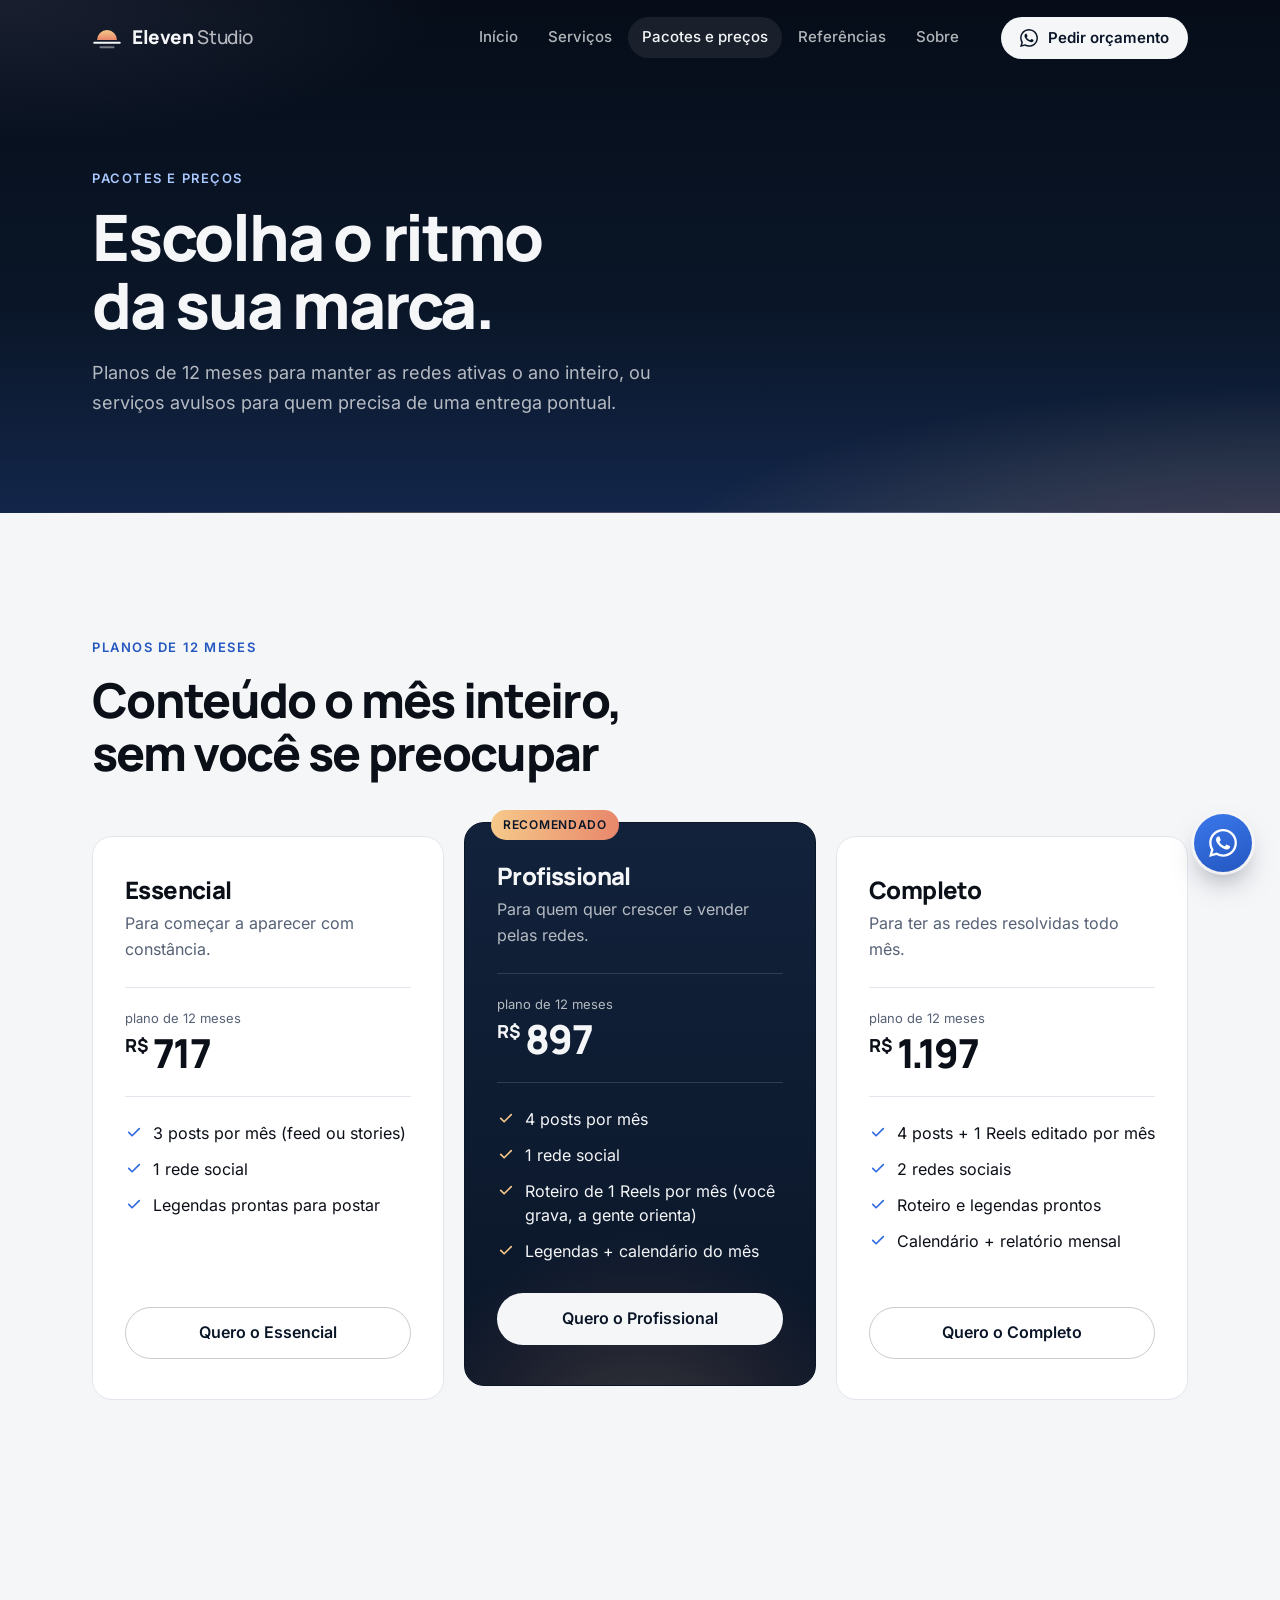
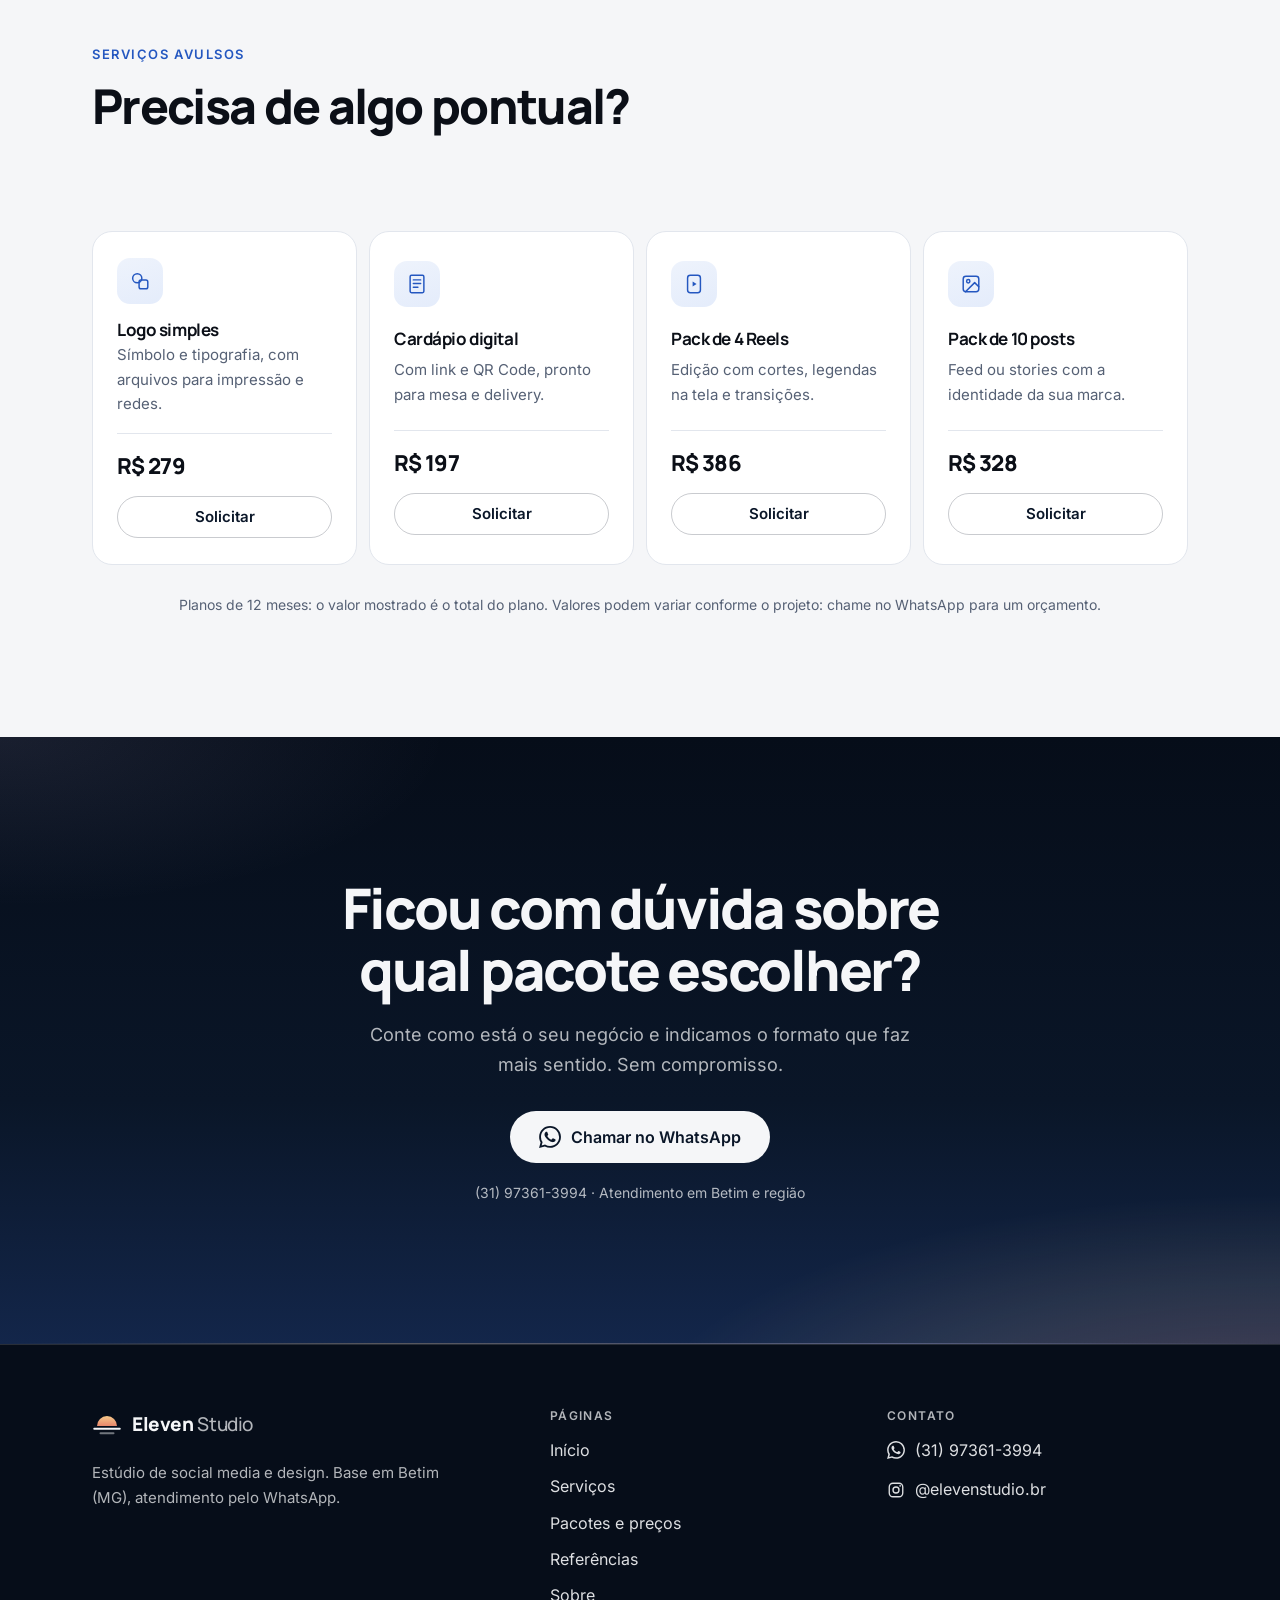
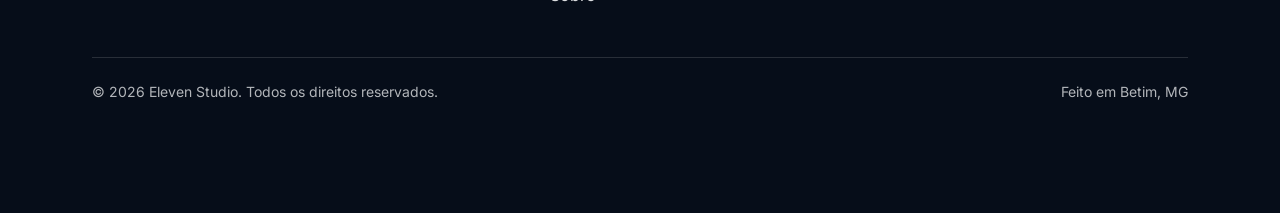
<file: precos.html>
<!doctype html>
<html lang="pt-BR">
<head>
  <meta charset="utf-8">
  <meta name="viewport" content="width=device-width, initial-scale=1">

  <title>Pacotes e preços · Eleven Studio</title>
  <meta name="description" content="Planos de social media de 12 meses e serviços avulsos de logo, cardápio digital, Reels e posts. Veja os valores da Eleven Studio.">
  <meta name="theme-color" content="#0a1628">
  <link rel="canonical" href="https://eleven-studio-bes1.onrender.com/precos.html">

  <!-- Prévia do link (WhatsApp, Instagram, Facebook, LinkedIn) -->
  <meta property="og:type" content="website">
  <meta property="og:locale" content="pt_BR">
  <meta property="og:site_name" content="Eleven Studio">
  <meta property="og:title" content="Pacotes e preços · Eleven Studio">
  <meta property="og:description" content="Planos de social media de 12 meses e serviços avulsos de logo, cardápio, Reels e posts.">
  <meta property="og:url" content="https://eleven-studio-bes1.onrender.com/precos.html">
  <meta property="og:image" content="https://eleven-studio-bes1.onrender.com/assets/og-image.jpg">
  <meta property="og:image:type" content="image/jpeg">
  <meta property="og:image:width" content="1200">
  <meta property="og:image:height" content="630">
  <meta property="og:image:alt" content="Eleven Studio: social media e design para empresas de Betim e região.">
  <meta name="twitter:card" content="summary_large_image">
  <meta name="twitter:image" content="https://eleven-studio-bes1.onrender.com/assets/og-image.jpg">

  <link rel="icon" href="assets/favicon.svg" type="image/svg+xml">
  <link rel="icon" href="assets/favicon-32.png" sizes="32x32" type="image/png">
  <link rel="apple-touch-icon" href="assets/apple-touch-icon.png">

  <link rel="preload" href="assets/fonts/manrope.woff2" as="font" type="font/woff2" crossorigin>
  <link rel="preload" href="assets/fonts/inter.woff2" as="font" type="font/woff2" crossorigin>
  <!-- Ao mudar style.css ou script.js, aumente o número em ?v= em TODAS as páginas. -->
  <link rel="stylesheet" href="style.css?v=9">
  <script>document.documentElement.classList.add('js');</script>
  <script src="script.js?v=9" defer></script>
</head><body data-page="precos">
  <!-- Os textos de serviços, preços, depoimentos, portfólio, sobre e contato são editados
       pelo painel (seu-site/admin). O conteúdo escrito aqui é só uma cópia de segurança:
       o script.js troca pelo que estiver salvo no painel (pasta content/). -->
  <svg width="0" height="0" style="position:absolute" aria-hidden="true" focusable="false">
    <symbol id="i-wa" viewBox="0 0 24 24"><path fill="currentColor" d="M17.47 14.38c-.3-.15-1.76-.87-2.03-.97-.27-.1-.47-.15-.67.15-.2.3-.77.97-.94 1.16-.17.2-.35.22-.64.08-.3-.15-1.26-.47-2.39-1.48-.88-.79-1.48-1.76-1.65-2.06-.17-.3-.02-.46.13-.6.13-.14.3-.35.45-.52.15-.18.2-.3.3-.5.1-.2.05-.38-.03-.52-.07-.15-.67-1.62-.92-2.21-.24-.58-.49-.5-.67-.51h-.57c-.2 0-.52.07-.8.37-.27.3-1.04 1.02-1.04 2.48 0 1.46 1.07 2.88 1.22 3.07.15.2 2.1 3.2 5.08 4.49.71.3 1.26.49 1.7.63.71.22 1.36.19 1.87.12.57-.09 1.76-.72 2-1.42.25-.7.25-1.29.18-1.41-.08-.13-.28-.2-.57-.35m-5.42 7.4h-.01a9.87 9.87 0 0 1-5.03-1.37l-.36-.22-3.74.99 1-3.65-.24-.37a9.86 9.86 0 0 1-1.510-5.26c0-5.45 4.44-9.89 9.89-9.89 2.64 0 5.12 1.03 6.99 2.9a9.830 9.830 0 0 1 2.89 7c0 5.45-4.44 9.88-9.88 9.88m8.41-18.3A11.82 11.82 0 0 0 12.05 0C5.5 0 .16 5.34.16 11.89c0 2.1.55 4.14 1.59 5.95L.06 24l6.3-1.65a11.880 11.880 0 0 0 5.68 1.45h.01c6.55 0 11.89-5.34 11.89-11.9 0-3.17-1.24-6.16-3.480-8.4"/></symbol>
    <symbol id="i-ig" viewBox="0 0 24 24"><g fill="none" stroke="currentColor" stroke-width="1.8"><rect x="3" y="3" width="18" height="18" rx="5"/><circle cx="12" cy="12" r="4"/></g><circle cx="17.5" cy="6.5" r="1.1" fill="currentColor"/></symbol>
    <symbol id="i-arrow" viewBox="0 0 24 24"><path fill="none" stroke="currentColor" stroke-width="2" stroke-linecap="round" stroke-linejoin="round" d="M5 12h14M13 6l6 6-6 6"/></symbol>
    <symbol id="i-check" viewBox="0 0 24 24"><path fill="none" stroke="currentColor" stroke-width="2.2" stroke-linecap="round" stroke-linejoin="round" d="M5 12.5l4.5 4.5L19 7.5"/></symbol>
    <symbol id="i-quote" viewBox="0 0 24 24"><path fill="currentColor" d="M10 6.5C6.6 7.6 4.5 10.3 4.5 14v3.5h6V11H8c.3-1.6 1.3-2.6 2.8-3.1L10 6.5zm9.5 0C16.1 7.6 14 10.3 14 14v3.5h6V11h-2.5c.3-1.6 1.3-2.6 2.8-3.1l-.8-1.4z"/></symbol>
    <symbol id="i-logo" viewBox="0 0 24 24"><g fill="none" stroke="currentColor" stroke-width="1.6" stroke-linejoin="round"><circle cx="9" cy="9" r="5"/><rect x="11" y="11" width="9.5" height="9.5" rx="2"/></g></symbol>
    <symbol id="i-post" viewBox="0 0 24 24"><g fill="none" stroke="currentColor" stroke-width="1.6" stroke-linecap="round" stroke-linejoin="round"><rect x="3.5" y="3.5" width="17" height="17" rx="3"/><circle cx="9" cy="9" r="1.8"/><path d="M20.5 15l-4.5-4.5L6 20.5"/></g></symbol>
    <symbol id="i-reel" viewBox="0 0 24 24"><g fill="none" stroke="currentColor" stroke-width="1.6" stroke-linejoin="round"><rect x="5" y="2.5" width="14" height="19" rx="3"/></g><path fill="currentColor" d="M10.5 9.3v5.4l4.3-2.7z"/></symbol>
    <symbol id="i-menu" viewBox="0 0 24 24"><g fill="none" stroke="currentColor" stroke-width="1.6" stroke-linecap="round" stroke-linejoin="round"><path d="M6 2.5h12A1.5 1.5 0 0 1 19.5 4v16a1.5 1.5 0 0 1-1.5 1.5H6A1.5 1.5 0 0 1 4.5 20V4A1.5 1.5 0 0 1 6 2.5z"/><path d="M8 7.5h8M8 11.5h8M8 15.5h5"/></g></symbol>
    <symbol id="i-cal" viewBox="0 0 24 24"><g fill="none" stroke="currentColor" stroke-width="1.6" stroke-linecap="round" stroke-linejoin="round"><rect x="3.5" y="4.5" width="17" height="16" rx="2"/><path d="M3.5 9.5h17M8 2.5v4M16 2.5v4M8.5 14.5l2.3 2.3 4.7-4.6"/></g></symbol>
    <symbol id="i-bolt" viewBox="0 0 24 24"><path fill="none" stroke="currentColor" stroke-width="1.6" stroke-linejoin="round" d="M13.5 2.5L5 13.5h6.5l-1 8 8.5-11h-6.5l1-8z"/></symbol>
    <symbol id="i-gem" viewBox="0 0 24 24"><g fill="none" stroke="currentColor" stroke-width="1.6" stroke-linejoin="round"><path d="M6.5 3.5h11l3.5 5-9 12-9-12z"/><path d="M3 8.5h18M12 20.5l-3-12 2-5M12 20.5l3-12-2-5"/></g></symbol>
    <symbol id="i-chat" viewBox="0 0 24 24"><g fill="none" stroke="currentColor" stroke-width="1.6" stroke-linecap="round" stroke-linejoin="round"><path d="M20.5 11.5a8.5 8.5 0 0 1-12.6 7.4L3.5 20l1.2-4.1A8.5 8.5 0 1 1 20.5 11.5z"/><path d="M8.5 11.5h.01M12 11.5h.01M15.5 11.5h.01"/></g></symbol>
    <symbol id="i-globe" viewBox="0 0 24 24"><g fill="none" stroke="currentColor" stroke-width="1.6"><circle cx="12" cy="12" r="9"/><path d="M3 12h18M12 3c2.5 2.6 3.8 5.6 3.8 9s-1.3 6.4-3.8 9c-2.5-2.6-3.8-5.6-3.8-9S9.5 5.6 12 3z"/></g></symbol>
    <symbol id="i-play" viewBox="0 0 24 24"><path fill="currentColor" d="M8 5.5v13l10.5-6.5z"/></symbol>
    <symbol id="i-zoom" viewBox="0 0 24 24"><g fill="none" stroke="currentColor" stroke-width="2" stroke-linecap="round"><circle cx="10.5" cy="10.5" r="6.5"/><path d="M15.5 15.5L20 20M10.5 8v5M8 10.5h5"/></g></symbol>
    <symbol id="i-heart" viewBox="0 0 24 24"><path fill="none" stroke="currentColor" stroke-width="1.8" stroke-linejoin="round" d="M12 20s-7.5-4.6-7.5-10.2A4.3 4.3 0 0 1 12 7.2a4.3 4.3 0 0 1 7.5 2.6C19.5 15.4 12 20 12 20z"/></symbol>
    <symbol id="i-comment" viewBox="0 0 24 24"><path fill="none" stroke="currentColor" stroke-width="1.8" stroke-linejoin="round" d="M20 11.5a8 8 0 0 1-11.7 7.1L4 20l1.3-4A8 8 0 1 1 20 11.5z"/></symbol>
    <symbol id="i-send" viewBox="0 0 24 24"><path fill="none" stroke="currentColor" stroke-width="1.8" stroke-linejoin="round" d="M21 3L10 14M21 3l-6.5 18-3.5-7-7-3.5z"/></symbol>
    <symbol id="i-close" viewBox="0 0 24 24"><path fill="none" stroke="currentColor" stroke-width="2" stroke-linecap="round" d="M6 6l12 12M18 6L6 18"/></symbol>
  </svg>

  <a class="skip-link" href="#conteudo">Pular para o conteúdo</a>

  <header class="site-header">
    <div class="container header-inner">
      <a class="brand" href="index.html" aria-label="Eleven Studio, página inicial">
        <svg viewBox="4 6 24 22" width="30" height="30" aria-hidden="true"><defs><linearGradient id="sun-h" x1="0" y1="0" x2="0" y2="1"><stop offset="0" stop-color="#F6C98A"/><stop offset="1" stop-color="#E8876B"/></linearGradient></defs><path d="M8 18.6a8 8 0 0 1 16 0z" fill="url(#sun-h)"/><rect x="5" y="20" width="22" height="1.6" rx=".8" fill="currentColor"/><rect x="10" y="23.6" width="12" height="1.6" rx=".8" fill="currentColor" opacity=".45"/></svg>
        <span class="brand-name">Eleven <span>Studio</span></span>
      </a>
      <button class="nav-toggle" type="button" aria-expanded="false" aria-controls="site-nav" aria-label="Abrir menu">
        <span class="nav-toggle-box" aria-hidden="true"><span></span><span></span><span></span></span>
      </button>
      <nav class="nav" id="site-nav" aria-label="Principal">
        <ul class="nav-list">
          <li><a href="index.html">Início</a></li>
          <li><a href="servicos.html">Serviços</a></li>
          <li><a href="precos.html" aria-current="page">Pacotes e preços</a></li>
          <li><a href="portfolio.html">Referências</a></li>
          <li><a href="sobre.html">Sobre</a></li>
        </ul>
        <a class="btn btn-light btn-sm nav-cta" href="https://wa.me/5531973613994?text=Ol%C3%A1!%20Vim%20pelo%20site%20da%20Eleven%20Studio%20e%20quero%20um%20or%C3%A7amento." target="_blank" rel="noopener"><svg width="18" height="18" aria-hidden="true"><use href="#i-wa"/></svg> Pedir orçamento</a>
      </nav>
    </div>
  </header>

  <main id="conteudo">
    <section class="page-hero dark sky sky--sunset">
      <div class="container">
        <p class="eyebrow" data-reveal>Pacotes e preços</p>
        <h1 data-reveal style="--d:80ms">Escolha o ritmo da sua marca.</h1>
        <p data-reveal style="--d:160ms">Planos de 12 meses para manter as redes ativas o ano inteiro, ou serviços avulsos para quem precisa de uma entrega pontual.</p>
      </div>
      <div class="horizon" aria-hidden="true"></div>
    </section>

    <!-- PACOTES - editável no painel: Pacotes e preços -->
    <section class="section" aria-labelledby="pacotes-title">
      <div class="container">
        <div class="section-head">
          <p class="eyebrow" data-reveal>Planos de 12 meses</p>
          <h2 id="pacotes-title" data-reveal style="--d:80ms">Conteúdo o mês inteiro, sem você se preocupar</h2>
        </div>
        <div class="plans" data-cms-list="pacotes">
          <article class="card plan" data-reveal style="--d:0ms"><h2>Essencial</h2><p class="plan-for">Para começar a aparecer com constância.</p><p class="plan-price"><small>plano de 12 meses</small><strong><sup>R$</sup>717</strong></p><ul class="plan-list"><li><svg width="18" height="18" aria-hidden="true"><use href="#i-check"/></svg>3 posts por mês (feed ou stories)</li><li><svg width="18" height="18" aria-hidden="true"><use href="#i-check"/></svg>1 rede social</li><li><svg width="18" height="18" aria-hidden="true"><use href="#i-check"/></svg>Legendas prontas para postar</li></ul><a class="btn btn-outline btn-block" href="https://wa.me/5531973613994?text=Ol%C3%A1!%20Vim%20pelo%20site%20da%20Eleven%20Studio%20e%20quero%20um%20or%C3%A7amento." target="_blank" rel="noopener">Quero o Essencial</a></article>
          <article class="card plan plan--featured dark" data-reveal style="--d:80ms"><span class="plan-badge">Recomendado</span><h2>Profissional</h2><p class="plan-for">Para quem quer crescer e vender pelas redes.</p><p class="plan-price"><small>plano de 12 meses</small><strong><sup>R$</sup>897</strong></p><ul class="plan-list"><li><svg width="18" height="18" aria-hidden="true"><use href="#i-check"/></svg>4 posts por mês</li><li><svg width="18" height="18" aria-hidden="true"><use href="#i-check"/></svg>1 rede social</li><li><svg width="18" height="18" aria-hidden="true"><use href="#i-check"/></svg>Roteiro de 1 Reels por mês (você grava, a gente orienta)</li><li><svg width="18" height="18" aria-hidden="true"><use href="#i-check"/></svg>Legendas + calendário do mês</li></ul><a class="btn btn-light btn-block" href="https://wa.me/5531973613994?text=Ol%C3%A1!%20Vim%20pelo%20site%20da%20Eleven%20Studio%20e%20quero%20um%20or%C3%A7amento." target="_blank" rel="noopener">Quero o Profissional</a></article>
          <article class="card plan" data-reveal style="--d:160ms"><h2>Completo</h2><p class="plan-for">Para ter as redes resolvidas todo mês.</p><p class="plan-price"><small>plano de 12 meses</small><strong><sup>R$</sup>1.197</strong></p><ul class="plan-list"><li><svg width="18" height="18" aria-hidden="true"><use href="#i-check"/></svg>4 posts + 1 Reels editado por mês</li><li><svg width="18" height="18" aria-hidden="true"><use href="#i-check"/></svg>2 redes sociais</li><li><svg width="18" height="18" aria-hidden="true"><use href="#i-check"/></svg>Roteiro e legendas prontos</li><li><svg width="18" height="18" aria-hidden="true"><use href="#i-check"/></svg>Calendário + relatório mensal</li></ul><a class="btn btn-outline btn-block" href="https://wa.me/5531973613994?text=Ol%C3%A1!%20Vim%20pelo%20site%20da%20Eleven%20Studio%20e%20quero%20um%20or%C3%A7amento." target="_blank" rel="noopener">Quero o Completo</a></article>
        </div>
      </div>
    </section>

    <section class="section section--flush" aria-labelledby="avulsos-title">
      <div class="container">
        <div data-cms-section="avulsos">
          <div class="section-head">
            <p class="eyebrow" data-reveal>Serviços avulsos</p>
            <h2 id="avulsos-title" data-reveal style="--d:80ms">Precisa de algo pontual?</h2>
            <p data-reveal style="--d:160ms">Entregas únicas, sem mensalidade.</p>
          </div>
          <div class="extras" data-cms-list="avulsos">
            <article class="card extra" data-reveal style="--d:0ms"><span class="ico-box"><svg width="22" height="22" aria-hidden="true"><use href="#i-logo"/></svg></span><h3>Logo simples</h3><p>Símbolo e tipografia, com arquivos para impressão e redes.</p><div class="extra-price"><strong>R$ 279</strong><a class="btn btn-outline btn-sm" href="https://wa.me/5531973613994?text=Ol%C3%A1!%20Vim%20pelo%20site%20da%20Eleven%20Studio%20e%20quero%20um%20or%C3%A7amento." target="_blank" rel="noopener">Solicitar</a></div></article>
          <article class="card extra" data-reveal style="--d:60ms"><span class="ico-box"><svg width="22" height="22" aria-hidden="true"><use href="#i-menu"/></svg></span><h3>Cardápio digital</h3><p>Com link e QR Code, pronto para mesa e delivery.</p><div class="extra-price"><strong>R$ 197</strong><a class="btn btn-outline btn-sm" href="https://wa.me/5531973613994?text=Ol%C3%A1!%20Vim%20pelo%20site%20da%20Eleven%20Studio%20e%20quero%20um%20or%C3%A7amento." target="_blank" rel="noopener">Solicitar</a></div></article>
          <article class="card extra" data-reveal style="--d:120ms"><span class="ico-box"><svg width="22" height="22" aria-hidden="true"><use href="#i-reel"/></svg></span><h3>Pack de 4 Reels</h3><p>Edição com cortes, legendas na tela e transições.</p><div class="extra-price"><strong>R$ 386</strong><a class="btn btn-outline btn-sm" href="https://wa.me/5531973613994?text=Ol%C3%A1!%20Vim%20pelo%20site%20da%20Eleven%20Studio%20e%20quero%20um%20or%C3%A7amento." target="_blank" rel="noopener">Solicitar</a></div></article>
          <article class="card extra" data-reveal style="--d:180ms"><span class="ico-box"><svg width="22" height="22" aria-hidden="true"><use href="#i-post"/></svg></span><h3>Pack de 10 posts</h3><p>Feed ou stories com a identidade da sua marca.</p><div class="extra-price"><strong>R$ 328</strong><a class="btn btn-outline btn-sm" href="https://wa.me/5531973613994?text=Ol%C3%A1!%20Vim%20pelo%20site%20da%20Eleven%20Studio%20e%20quero%20um%20or%C3%A7amento." target="_blank" rel="noopener">Solicitar</a></div></article>
          </div>
        </div>
        <p class="price-note" data-reveal data-cms-text="precos.observacao">Planos de 12 meses: o valor mostrado é o total do plano. Valores podem variar conforme o projeto: chame no WhatsApp para um orçamento.</p>
      </div>
    </section>

    <section class="cta-band dark sky sky--sunset" aria-labelledby="cta-title">
      <div class="container">
        <h2 id="cta-title" data-reveal>Ficou com dúvida sobre qual pacote escolher?</h2>
        <p data-reveal style="--d:80ms">Conte como está o seu negócio e indicamos o formato que faz mais sentido. Sem compromisso.</p>
        <div data-reveal style="--d:160ms">
          <a class="btn btn-light" href="https://wa.me/5531973613994?text=Ol%C3%A1!%20Vim%20pelo%20site%20da%20Eleven%20Studio%20e%20quero%20um%20or%C3%A7amento." target="_blank" rel="noopener"><svg width="22" height="22" aria-hidden="true"><use href="#i-wa"/></svg> Chamar no WhatsApp</a>
        </div>
        <small data-reveal style="--d:200ms"><span data-cms-text="geral.whatsapp_exibicao">(31) 97361-3994</span> · Atendimento em Betim e região</small>
      </div>
      <div class="horizon" aria-hidden="true"></div>
    </section>
  </main>

  <footer class="site-footer dark">
    <div class="container">
      <div class="footer-grid">
        <div class="footer-brand">
          <a class="brand" href="index.html" aria-label="Eleven Studio, página inicial">
            <svg viewBox="4 6 24 22" width="30" height="30" aria-hidden="true"><defs><linearGradient id="sun-f" x1="0" y1="0" x2="0" y2="1"><stop offset="0" stop-color="#F6C98A"/><stop offset="1" stop-color="#E8876B"/></linearGradient></defs><path d="M8 18.6a8 8 0 0 1 16 0z" fill="url(#sun-f)"/><rect x="5" y="20" width="22" height="1.6" rx=".8" fill="currentColor"/><rect x="10" y="23.6" width="12" height="1.6" rx=".8" fill="currentColor" opacity=".45"/></svg>
            <span class="brand-name">Eleven <span>Studio</span></span>
          </a>
          <p>Estúdio de social media e design. Base em Betim (MG), atendimento pelo WhatsApp.</p>
        </div>
        <div class="footer-col">
          <h2>Páginas</h2>
          <ul>
            <li><a href="index.html">Início</a></li>
            <li><a href="servicos.html">Serviços</a></li>
            <li><a href="precos.html">Pacotes e preços</a></li>
            <li><a href="portfolio.html">Referências</a></li>
            <li><a href="sobre.html">Sobre</a></li>
          </ul>
        </div>
        <div class="footer-col">
          <h2>Contato</h2>
          <ul>
            <li><a href="https://wa.me/5531973613994?text=Ol%C3%A1!%20Vim%20pelo%20site%20da%20Eleven%20Studio%20e%20quero%20um%20or%C3%A7amento." target="_blank" rel="noopener"><svg width="18" height="18" aria-hidden="true"><use href="#i-wa"/></svg> <span data-cms-text="geral.whatsapp_exibicao">(31) 97361-3994</span></a></li>
            <li><a href="https://instagram.com/elevenstudio.br" data-cms="instagram" target="_blank" rel="noopener"><svg width="18" height="18" aria-hidden="true"><use href="#i-ig"/></svg> <span data-cms-text="geral.instagram">@elevenstudio.br</span></a></li>
          </ul>
        </div>
      </div>
      <div class="footer-bottom">
        <p>© <span data-year>2026</span> Eleven Studio. Todos os direitos reservados.</p>
        <p>Feito em Betim, MG</p>
      </div>
    </div>
  </footer>

  <!-- Botão flutuante do WhatsApp -->
  <a class="wa-float" href="https://wa.me/5531973613994?text=Ol%C3%A1!%20Vim%20pelo%20site%20da%20Eleven%20Studio%20e%20quero%20um%20or%C3%A7amento." target="_blank" rel="noopener" aria-label="Conversar no WhatsApp">
    <svg width="28" height="28" aria-hidden="true"><use href="#i-wa"/></svg>
  </a>
</body>
</html>
</file>
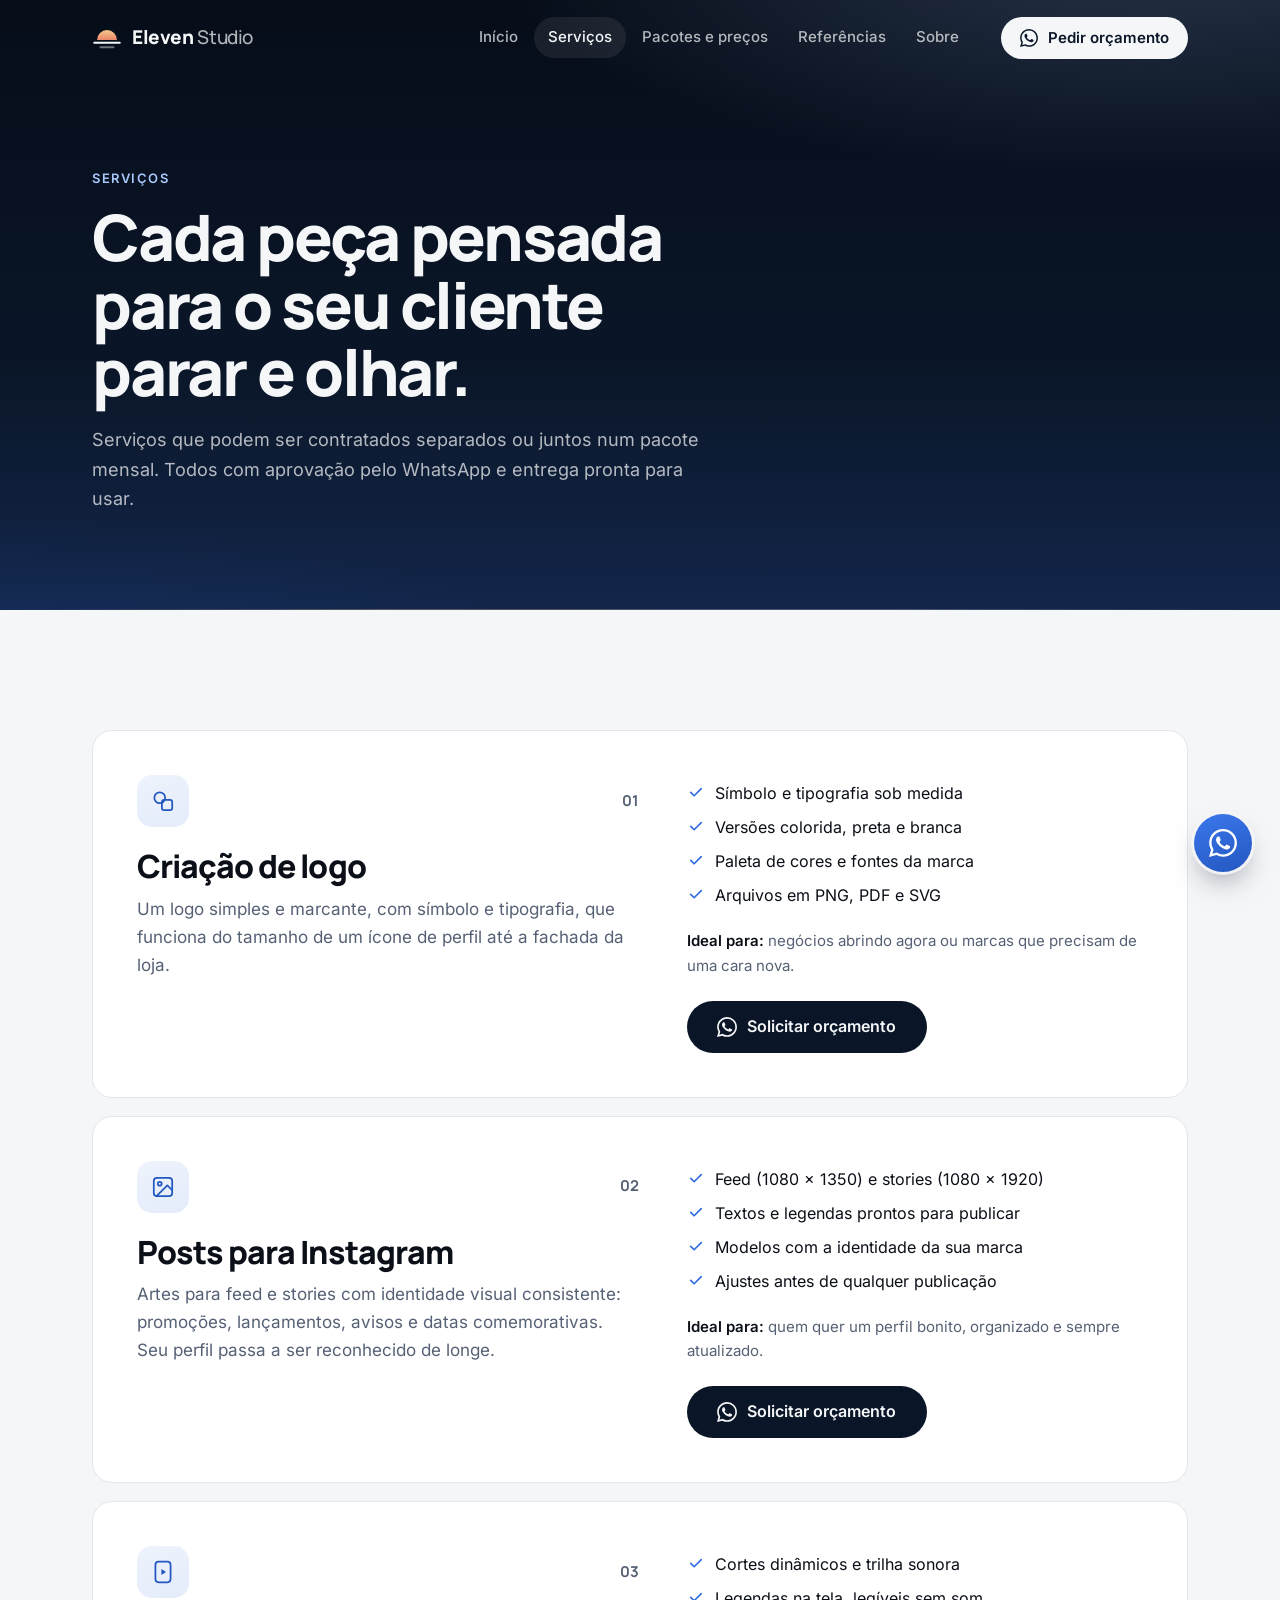
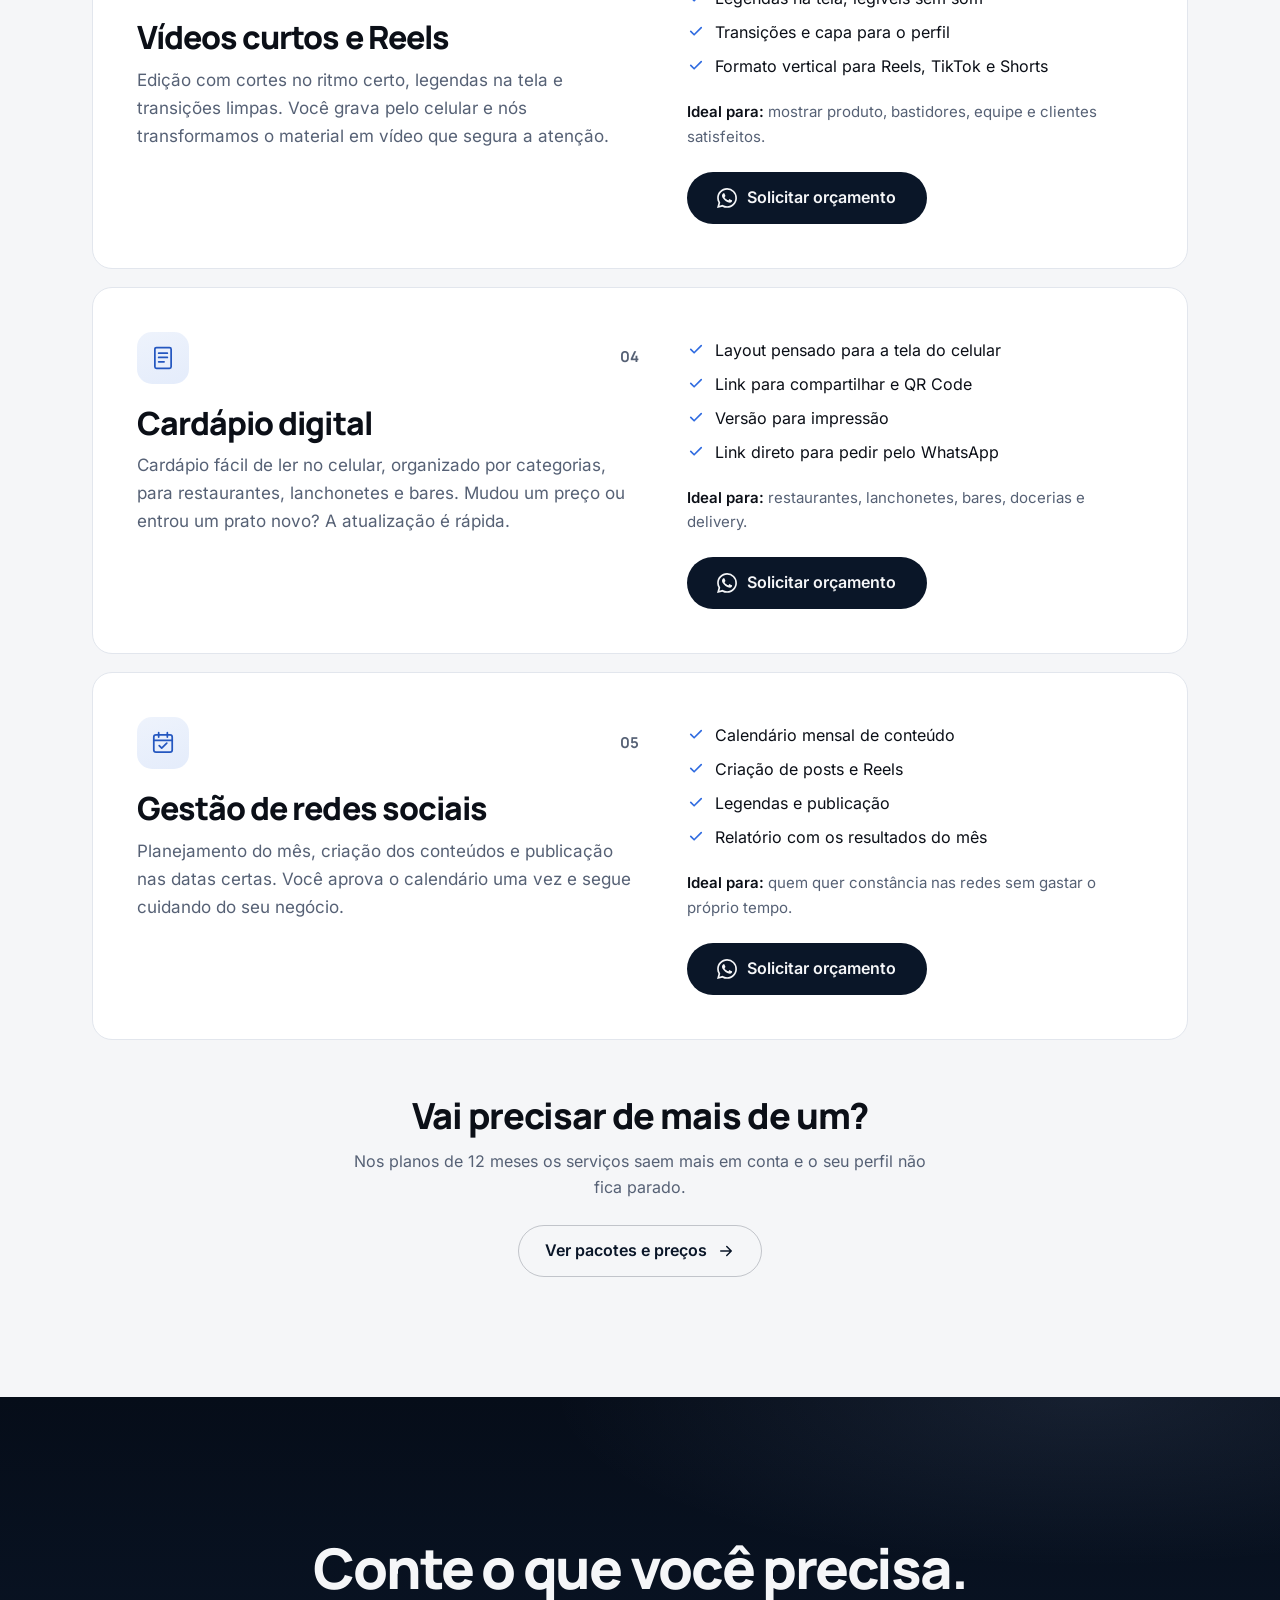
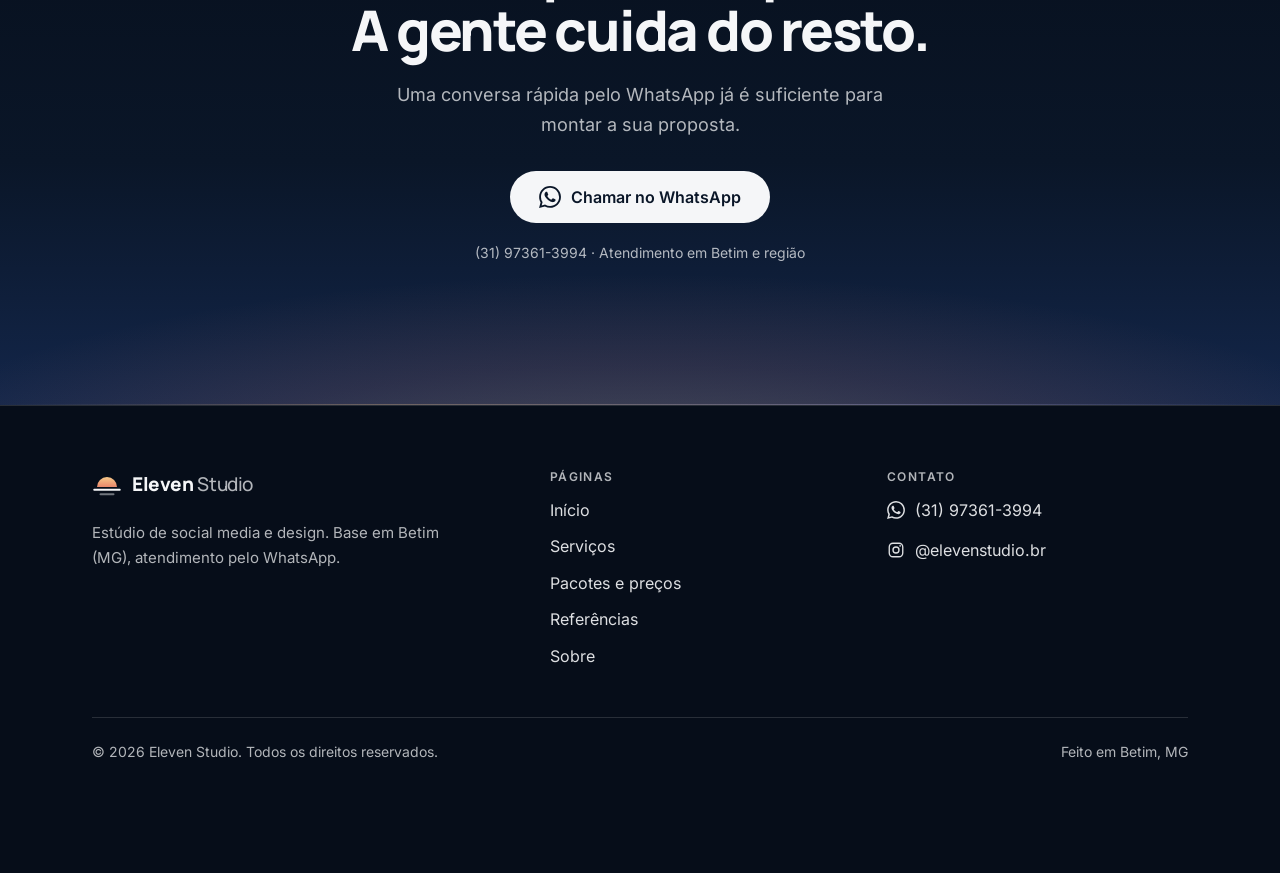
<file: servicos.html>
<!doctype html>
<html lang="pt-BR">
<head>
  <meta charset="utf-8">
  <meta name="viewport" content="width=device-width, initial-scale=1">

  <title>Serviços · Eleven Studio</title>
  <meta name="description" content="Criação de logo, posts para Instagram, Reels, cardápio digital e gestão de redes sociais. Conheça cada serviço da Eleven Studio e peça seu orçamento.">
  <meta name="theme-color" content="#0a1628">
  <link rel="canonical" href="https://eleven-studio-bes1.onrender.com/servicos.html">

  <!-- Prévia do link (WhatsApp, Instagram, Facebook, LinkedIn) -->
  <meta property="og:type" content="website">
  <meta property="og:locale" content="pt_BR">
  <meta property="og:site_name" content="Eleven Studio">
  <meta property="og:title" content="Serviços · Eleven Studio">
  <meta property="og:description" content="Logo, posts, Reels, cardápio digital e gestão de redes sociais para empresas de Betim e região.">
  <meta property="og:url" content="https://eleven-studio-bes1.onrender.com/servicos.html">
  <meta property="og:image" content="https://eleven-studio-bes1.onrender.com/assets/og-image.jpg">
  <meta property="og:image:type" content="image/jpeg">
  <meta property="og:image:width" content="1200">
  <meta property="og:image:height" content="630">
  <meta property="og:image:alt" content="Eleven Studio: social media e design para empresas de Betim e região.">
  <meta name="twitter:card" content="summary_large_image">
  <meta name="twitter:image" content="https://eleven-studio-bes1.onrender.com/assets/og-image.jpg">

  <link rel="icon" href="assets/favicon.svg" type="image/svg+xml">
  <link rel="icon" href="assets/favicon-32.png" sizes="32x32" type="image/png">
  <link rel="apple-touch-icon" href="assets/apple-touch-icon.png">

  <link rel="preload" href="assets/fonts/manrope.woff2" as="font" type="font/woff2" crossorigin>
  <link rel="preload" href="assets/fonts/inter.woff2" as="font" type="font/woff2" crossorigin>
  <!-- Ao mudar style.css ou script.js, aumente o número em ?v= em TODAS as páginas. -->
  <link rel="stylesheet" href="style.css?v=9">
  <script>document.documentElement.classList.add('js');</script>
  <script src="script.js?v=9" defer></script>
</head><body data-page="servicos">
  <!-- Os textos de serviços, preços, depoimentos, portfólio, sobre e contato são editados
       pelo painel (seu-site/admin). O conteúdo escrito aqui é só uma cópia de segurança:
       o script.js troca pelo que estiver salvo no painel (pasta content/). -->
  <svg width="0" height="0" style="position:absolute" aria-hidden="true" focusable="false">
    <symbol id="i-wa" viewBox="0 0 24 24"><path fill="currentColor" d="M17.47 14.38c-.3-.15-1.76-.87-2.03-.97-.27-.1-.47-.15-.67.15-.2.3-.77.97-.94 1.16-.17.2-.35.22-.64.08-.3-.15-1.26-.47-2.39-1.48-.88-.79-1.48-1.76-1.65-2.06-.17-.3-.02-.46.13-.6.13-.14.3-.35.45-.52.15-.18.2-.3.3-.5.1-.2.05-.38-.03-.52-.07-.15-.67-1.62-.92-2.21-.24-.58-.49-.5-.67-.51h-.57c-.2 0-.52.07-.8.37-.27.3-1.04 1.02-1.04 2.48 0 1.46 1.07 2.88 1.22 3.07.15.2 2.1 3.2 5.08 4.49.71.3 1.26.49 1.7.63.71.22 1.36.19 1.87.12.57-.09 1.76-.72 2-1.42.25-.7.25-1.29.18-1.41-.08-.13-.28-.2-.57-.35m-5.42 7.4h-.01a9.87 9.87 0 0 1-5.03-1.37l-.36-.22-3.74.99 1-3.65-.24-.37a9.86 9.86 0 0 1-1.510-5.26c0-5.45 4.44-9.89 9.89-9.89 2.64 0 5.12 1.03 6.99 2.9a9.830 9.830 0 0 1 2.89 7c0 5.45-4.44 9.88-9.88 9.88m8.41-18.3A11.82 11.82 0 0 0 12.05 0C5.5 0 .16 5.34.16 11.89c0 2.1.55 4.14 1.59 5.95L.06 24l6.3-1.65a11.880 11.880 0 0 0 5.68 1.45h.01c6.55 0 11.89-5.34 11.89-11.9 0-3.17-1.24-6.16-3.480-8.4"/></symbol>
    <symbol id="i-ig" viewBox="0 0 24 24"><g fill="none" stroke="currentColor" stroke-width="1.8"><rect x="3" y="3" width="18" height="18" rx="5"/><circle cx="12" cy="12" r="4"/></g><circle cx="17.5" cy="6.5" r="1.1" fill="currentColor"/></symbol>
    <symbol id="i-arrow" viewBox="0 0 24 24"><path fill="none" stroke="currentColor" stroke-width="2" stroke-linecap="round" stroke-linejoin="round" d="M5 12h14M13 6l6 6-6 6"/></symbol>
    <symbol id="i-check" viewBox="0 0 24 24"><path fill="none" stroke="currentColor" stroke-width="2.2" stroke-linecap="round" stroke-linejoin="round" d="M5 12.5l4.5 4.5L19 7.5"/></symbol>
    <symbol id="i-quote" viewBox="0 0 24 24"><path fill="currentColor" d="M10 6.5C6.6 7.6 4.5 10.3 4.5 14v3.5h6V11H8c.3-1.6 1.3-2.6 2.8-3.1L10 6.5zm9.5 0C16.1 7.6 14 10.3 14 14v3.5h6V11h-2.5c.3-1.6 1.3-2.6 2.8-3.1l-.8-1.4z"/></symbol>
    <symbol id="i-logo" viewBox="0 0 24 24"><g fill="none" stroke="currentColor" stroke-width="1.6" stroke-linejoin="round"><circle cx="9" cy="9" r="5"/><rect x="11" y="11" width="9.5" height="9.5" rx="2"/></g></symbol>
    <symbol id="i-post" viewBox="0 0 24 24"><g fill="none" stroke="currentColor" stroke-width="1.6" stroke-linecap="round" stroke-linejoin="round"><rect x="3.5" y="3.5" width="17" height="17" rx="3"/><circle cx="9" cy="9" r="1.8"/><path d="M20.5 15l-4.5-4.5L6 20.5"/></g></symbol>
    <symbol id="i-reel" viewBox="0 0 24 24"><g fill="none" stroke="currentColor" stroke-width="1.6" stroke-linejoin="round"><rect x="5" y="2.5" width="14" height="19" rx="3"/></g><path fill="currentColor" d="M10.5 9.3v5.4l4.3-2.7z"/></symbol>
    <symbol id="i-menu" viewBox="0 0 24 24"><g fill="none" stroke="currentColor" stroke-width="1.6" stroke-linecap="round" stroke-linejoin="round"><path d="M6 2.5h12A1.5 1.5 0 0 1 19.5 4v16a1.5 1.5 0 0 1-1.5 1.5H6A1.5 1.5 0 0 1 4.5 20V4A1.5 1.5 0 0 1 6 2.5z"/><path d="M8 7.5h8M8 11.5h8M8 15.5h5"/></g></symbol>
    <symbol id="i-cal" viewBox="0 0 24 24"><g fill="none" stroke="currentColor" stroke-width="1.6" stroke-linecap="round" stroke-linejoin="round"><rect x="3.5" y="4.5" width="17" height="16" rx="2"/><path d="M3.5 9.5h17M8 2.5v4M16 2.5v4M8.5 14.5l2.3 2.3 4.7-4.6"/></g></symbol>
    <symbol id="i-bolt" viewBox="0 0 24 24"><path fill="none" stroke="currentColor" stroke-width="1.6" stroke-linejoin="round" d="M13.5 2.5L5 13.5h6.5l-1 8 8.5-11h-6.5l1-8z"/></symbol>
    <symbol id="i-gem" viewBox="0 0 24 24"><g fill="none" stroke="currentColor" stroke-width="1.6" stroke-linejoin="round"><path d="M6.5 3.5h11l3.5 5-9 12-9-12z"/><path d="M3 8.5h18M12 20.5l-3-12 2-5M12 20.5l3-12-2-5"/></g></symbol>
    <symbol id="i-chat" viewBox="0 0 24 24"><g fill="none" stroke="currentColor" stroke-width="1.6" stroke-linecap="round" stroke-linejoin="round"><path d="M20.5 11.5a8.5 8.5 0 0 1-12.6 7.4L3.5 20l1.2-4.1A8.5 8.5 0 1 1 20.5 11.5z"/><path d="M8.5 11.5h.01M12 11.5h.01M15.5 11.5h.01"/></g></symbol>
    <symbol id="i-globe" viewBox="0 0 24 24"><g fill="none" stroke="currentColor" stroke-width="1.6"><circle cx="12" cy="12" r="9"/><path d="M3 12h18M12 3c2.5 2.6 3.8 5.6 3.8 9s-1.3 6.4-3.8 9c-2.5-2.6-3.8-5.6-3.8-9S9.5 5.6 12 3z"/></g></symbol>
    <symbol id="i-play" viewBox="0 0 24 24"><path fill="currentColor" d="M8 5.5v13l10.5-6.5z"/></symbol>
    <symbol id="i-zoom" viewBox="0 0 24 24"><g fill="none" stroke="currentColor" stroke-width="2" stroke-linecap="round"><circle cx="10.5" cy="10.5" r="6.5"/><path d="M15.5 15.5L20 20M10.5 8v5M8 10.5h5"/></g></symbol>
    <symbol id="i-heart" viewBox="0 0 24 24"><path fill="none" stroke="currentColor" stroke-width="1.8" stroke-linejoin="round" d="M12 20s-7.5-4.6-7.5-10.2A4.3 4.3 0 0 1 12 7.2a4.3 4.3 0 0 1 7.5 2.6C19.5 15.4 12 20 12 20z"/></symbol>
    <symbol id="i-comment" viewBox="0 0 24 24"><path fill="none" stroke="currentColor" stroke-width="1.8" stroke-linejoin="round" d="M20 11.5a8 8 0 0 1-11.7 7.1L4 20l1.3-4A8 8 0 1 1 20 11.5z"/></symbol>
    <symbol id="i-send" viewBox="0 0 24 24"><path fill="none" stroke="currentColor" stroke-width="1.8" stroke-linejoin="round" d="M21 3L10 14M21 3l-6.5 18-3.5-7-7-3.5z"/></symbol>
    <symbol id="i-close" viewBox="0 0 24 24"><path fill="none" stroke="currentColor" stroke-width="2" stroke-linecap="round" d="M6 6l12 12M18 6L6 18"/></symbol>
  </svg>

  <a class="skip-link" href="#conteudo">Pular para o conteúdo</a>

  <header class="site-header">
    <div class="container header-inner">
      <a class="brand" href="index.html" aria-label="Eleven Studio, página inicial">
        <svg viewBox="4 6 24 22" width="30" height="30" aria-hidden="true"><defs><linearGradient id="sun-h" x1="0" y1="0" x2="0" y2="1"><stop offset="0" stop-color="#F6C98A"/><stop offset="1" stop-color="#E8876B"/></linearGradient></defs><path d="M8 18.6a8 8 0 0 1 16 0z" fill="url(#sun-h)"/><rect x="5" y="20" width="22" height="1.6" rx=".8" fill="currentColor"/><rect x="10" y="23.6" width="12" height="1.6" rx=".8" fill="currentColor" opacity=".45"/></svg>
        <span class="brand-name">Eleven <span>Studio</span></span>
      </a>
      <button class="nav-toggle" type="button" aria-expanded="false" aria-controls="site-nav" aria-label="Abrir menu">
        <span class="nav-toggle-box" aria-hidden="true"><span></span><span></span><span></span></span>
      </button>
      <nav class="nav" id="site-nav" aria-label="Principal">
        <ul class="nav-list">
          <li><a href="index.html">Início</a></li>
          <li><a href="servicos.html" aria-current="page">Serviços</a></li>
          <li><a href="precos.html">Pacotes e preços</a></li>
          <li><a href="portfolio.html">Referências</a></li>
          <li><a href="sobre.html">Sobre</a></li>
        </ul>
        <a class="btn btn-light btn-sm nav-cta" href="https://wa.me/5531973613994?text=Ol%C3%A1!%20Vim%20pelo%20site%20da%20Eleven%20Studio%20e%20quero%20um%20or%C3%A7amento." target="_blank" rel="noopener"><svg width="18" height="18" aria-hidden="true"><use href="#i-wa"/></svg> Pedir orçamento</a>
      </nav>
    </div>
  </header>

  <main id="conteudo">
    <section class="page-hero dark sky sky--day">
      <div class="container">
        <p class="eyebrow" data-reveal>Serviços</p>
        <h1 data-reveal style="--d:80ms">Cada peça pensada para o seu cliente parar e olhar.</h1>
        <p data-reveal style="--d:160ms">Serviços que podem ser contratados separados ou juntos num pacote mensal. Todos com aprovação pelo WhatsApp e entrega pronta para usar.</p>
      </div>
      <div class="horizon" aria-hidden="true"></div>
    </section>

    <!-- LISTA DE SERVIÇOS - editável no painel: Serviços -->
    <section class="section" aria-label="Lista de serviços">
      <div class="container">
        <div class="svc-list" data-cms-list="servicos">
          <article class="card svc-item" id="logo" data-reveal><div><div class="svc-item-head"><span class="ico-box"><svg width="26" height="26" aria-hidden="true"><use href="#i-logo"/></svg></span><span>01</span></div><h2>Criação de logo</h2><p class="desc">Um logo simples e marcante, com símbolo e tipografia, que funciona do tamanho de um ícone de perfil até a fachada da loja.</p></div><div class="svc-item-side"><ul class="svc-includes" aria-label="O que está incluso"><li><svg width="18" height="18" aria-hidden="true"><use href="#i-check"/></svg>Símbolo e tipografia sob medida</li><li><svg width="18" height="18" aria-hidden="true"><use href="#i-check"/></svg>Versões colorida, preta e branca</li><li><svg width="18" height="18" aria-hidden="true"><use href="#i-check"/></svg>Paleta de cores e fontes da marca</li><li><svg width="18" height="18" aria-hidden="true"><use href="#i-check"/></svg>Arquivos em PNG, PDF e SVG</li></ul><p class="svc-for"><strong>Ideal para:</strong> negócios abrindo agora ou marcas que precisam de uma cara nova.</p><a class="btn btn-dark" href="https://wa.me/5531973613994?text=Ol%C3%A1!%20Vim%20pelo%20site%20da%20Eleven%20Studio%20e%20quero%20um%20or%C3%A7amento." target="_blank" rel="noopener"><svg width="20" height="20" aria-hidden="true"><use href="#i-wa"/></svg> Solicitar orçamento</a></div></article>
          <article class="card svc-item" id="posts" data-reveal><div><div class="svc-item-head"><span class="ico-box"><svg width="26" height="26" aria-hidden="true"><use href="#i-post"/></svg></span><span>02</span></div><h2>Posts para Instagram</h2><p class="desc">Artes para feed e stories com identidade visual consistente: promoções, lançamentos, avisos e datas comemorativas. Seu perfil passa a ser reconhecido de longe.</p></div><div class="svc-item-side"><ul class="svc-includes" aria-label="O que está incluso"><li><svg width="18" height="18" aria-hidden="true"><use href="#i-check"/></svg>Feed (1080 × 1350) e stories (1080 × 1920)</li><li><svg width="18" height="18" aria-hidden="true"><use href="#i-check"/></svg>Textos e legendas prontos para publicar</li><li><svg width="18" height="18" aria-hidden="true"><use href="#i-check"/></svg>Modelos com a identidade da sua marca</li><li><svg width="18" height="18" aria-hidden="true"><use href="#i-check"/></svg>Ajustes antes de qualquer publicação</li></ul><p class="svc-for"><strong>Ideal para:</strong> quem quer um perfil bonito, organizado e sempre atualizado.</p><a class="btn btn-dark" href="https://wa.me/5531973613994?text=Ol%C3%A1!%20Vim%20pelo%20site%20da%20Eleven%20Studio%20e%20quero%20um%20or%C3%A7amento." target="_blank" rel="noopener"><svg width="20" height="20" aria-hidden="true"><use href="#i-wa"/></svg> Solicitar orçamento</a></div></article>
          <article class="card svc-item" id="reels" data-reveal><div><div class="svc-item-head"><span class="ico-box"><svg width="26" height="26" aria-hidden="true"><use href="#i-reel"/></svg></span><span>03</span></div><h2>Vídeos curtos e Reels</h2><p class="desc">Roteiro pronto com gancho, entrega e fecho, edição no ritmo certo e legendas na tela. Você grava pelo celular seguindo o roteiro e nós transformamos o material em vídeo que segura a atenção.</p></div><div class="svc-item-side"><ul class="svc-includes" aria-label="O que está incluso"><li><svg width="18" height="18" aria-hidden="true"><use href="#i-check"/></svg>Cortes dinâmicos e trilha sonora</li><li><svg width="18" height="18" aria-hidden="true"><use href="#i-check"/></svg>Legendas na tela, legíveis sem som</li><li><svg width="18" height="18" aria-hidden="true"><use href="#i-check"/></svg>Transições e capa para o perfil</li><li><svg width="18" height="18" aria-hidden="true"><use href="#i-check"/></svg>Formato vertical para Reels, TikTok e Shorts</li></ul><p class="svc-for"><strong>Ideal para:</strong> mostrar produto, bastidores, equipe e clientes satisfeitos.</p><a class="btn btn-dark" href="https://wa.me/5531973613994?text=Ol%C3%A1!%20Vim%20pelo%20site%20da%20Eleven%20Studio%20e%20quero%20um%20or%C3%A7amento." target="_blank" rel="noopener"><svg width="20" height="20" aria-hidden="true"><use href="#i-wa"/></svg> Solicitar orçamento</a></div></article>
          <article class="card svc-item" id="cardapio" data-reveal><div><div class="svc-item-head"><span class="ico-box"><svg width="26" height="26" aria-hidden="true"><use href="#i-menu"/></svg></span><span>04</span></div><h2>Cardápio digital</h2><p class="desc">Cardápio fácil de ler no celular, organizado por categorias, para restaurantes, lanchonetes e bares. Mudou um preço ou entrou um prato novo? A atualização é rápida.</p></div><div class="svc-item-side"><ul class="svc-includes" aria-label="O que está incluso"><li><svg width="18" height="18" aria-hidden="true"><use href="#i-check"/></svg>Layout pensado para a tela do celular</li><li><svg width="18" height="18" aria-hidden="true"><use href="#i-check"/></svg>Link para compartilhar e QR Code</li><li><svg width="18" height="18" aria-hidden="true"><use href="#i-check"/></svg>Versão para impressão</li><li><svg width="18" height="18" aria-hidden="true"><use href="#i-check"/></svg>Link direto para pedir pelo WhatsApp</li></ul><p class="svc-for"><strong>Ideal para:</strong> restaurantes, lanchonetes, bares, docerias e delivery.</p><a class="btn btn-dark" href="https://wa.me/5531973613994?text=Ol%C3%A1!%20Vim%20pelo%20site%20da%20Eleven%20Studio%20e%20quero%20um%20or%C3%A7amento." target="_blank" rel="noopener"><svg width="20" height="20" aria-hidden="true"><use href="#i-wa"/></svg> Solicitar orçamento</a></div></article>
          <article class="card svc-item" id="gestao" data-reveal><div><div class="svc-item-head"><span class="ico-box"><svg width="26" height="26" aria-hidden="true"><use href="#i-cal"/></svg></span><span>05</span></div><h2>Gestão de redes sociais</h2><p class="desc">Planejamento do mês, criação dos conteúdos e publicação nas datas certas. Você aprova o calendário uma vez e segue cuidando do seu negócio.</p></div><div class="svc-item-side"><ul class="svc-includes" aria-label="O que está incluso"><li><svg width="18" height="18" aria-hidden="true"><use href="#i-check"/></svg>Calendário mensal de conteúdo</li><li><svg width="18" height="18" aria-hidden="true"><use href="#i-check"/></svg>Criação de posts e Reels</li><li><svg width="18" height="18" aria-hidden="true"><use href="#i-check"/></svg>Legendas e publicação</li><li><svg width="18" height="18" aria-hidden="true"><use href="#i-check"/></svg>Relatório com os resultados do mês</li></ul><p class="svc-for"><strong>Ideal para:</strong> quem quer constância nas redes sem gastar o próprio tempo.</p><a class="btn btn-dark" href="https://wa.me/5531973613994?text=Ol%C3%A1!%20Vim%20pelo%20site%20da%20Eleven%20Studio%20e%20quero%20um%20or%C3%A7amento." target="_blank" rel="noopener"><svg width="20" height="20" aria-hidden="true"><use href="#i-wa"/></svg> Solicitar orçamento</a></div></article>
        </div>
        <div class="more-cta" data-reveal>
          <h2>Vai precisar de mais de um?</h2>
          <p>Nos planos de 12 meses os serviços saem mais em conta e o seu perfil não fica parado.</p>
          <a class="btn btn-outline" href="precos.html">Ver pacotes e preços <svg class="i-arrow" width="18" height="18" aria-hidden="true"><use href="#i-arrow"/></svg></a>
        </div>
      </div>
    </section>

    <section class="cta-band dark sky sky--sunrise" aria-labelledby="cta-title">
      <div class="container">
        <h2 id="cta-title" data-reveal>Conte o que você precisa. A gente cuida do resto.</h2>
        <p data-reveal style="--d:80ms">Uma conversa rápida pelo WhatsApp já é suficiente para montar a sua proposta.</p>
        <div data-reveal style="--d:160ms">
          <a class="btn btn-light" href="https://wa.me/5531973613994?text=Ol%C3%A1!%20Vim%20pelo%20site%20da%20Eleven%20Studio%20e%20quero%20um%20or%C3%A7amento." target="_blank" rel="noopener"><svg width="22" height="22" aria-hidden="true"><use href="#i-wa"/></svg> Chamar no WhatsApp</a>
        </div>
        <small data-reveal style="--d:200ms"><span data-cms-text="geral.whatsapp_exibicao">(31) 97361-3994</span> · Atendimento em Betim e região</small>
      </div>
      <div class="horizon" aria-hidden="true"></div>
    </section>
  </main>

  <footer class="site-footer dark">
    <div class="container">
      <div class="footer-grid">
        <div class="footer-brand">
          <a class="brand" href="index.html" aria-label="Eleven Studio, página inicial">
            <svg viewBox="4 6 24 22" width="30" height="30" aria-hidden="true"><defs><linearGradient id="sun-f" x1="0" y1="0" x2="0" y2="1"><stop offset="0" stop-color="#F6C98A"/><stop offset="1" stop-color="#E8876B"/></linearGradient></defs><path d="M8 18.6a8 8 0 0 1 16 0z" fill="url(#sun-f)"/><rect x="5" y="20" width="22" height="1.6" rx=".8" fill="currentColor"/><rect x="10" y="23.6" width="12" height="1.6" rx=".8" fill="currentColor" opacity=".45"/></svg>
            <span class="brand-name">Eleven <span>Studio</span></span>
          </a>
          <p>Estúdio de social media e design. Base em Betim (MG), atendimento pelo WhatsApp.</p>
        </div>
        <div class="footer-col">
          <h2>Páginas</h2>
          <ul>
            <li><a href="index.html">Início</a></li>
            <li><a href="servicos.html">Serviços</a></li>
            <li><a href="precos.html">Pacotes e preços</a></li>
            <li><a href="portfolio.html">Referências</a></li>
            <li><a href="sobre.html">Sobre</a></li>
          </ul>
        </div>
        <div class="footer-col">
          <h2>Contato</h2>
          <ul>
            <li><a href="https://wa.me/5531973613994?text=Ol%C3%A1!%20Vim%20pelo%20site%20da%20Eleven%20Studio%20e%20quero%20um%20or%C3%A7amento." target="_blank" rel="noopener"><svg width="18" height="18" aria-hidden="true"><use href="#i-wa"/></svg> <span data-cms-text="geral.whatsapp_exibicao">(31) 97361-3994</span></a></li>
            <li><a href="https://instagram.com/elevenstudio.br" data-cms="instagram" target="_blank" rel="noopener"><svg width="18" height="18" aria-hidden="true"><use href="#i-ig"/></svg> <span data-cms-text="geral.instagram">@elevenstudio.br</span></a></li>
          </ul>
        </div>
      </div>
      <div class="footer-bottom">
        <p>© <span data-year>2026</span> Eleven Studio. Todos os direitos reservados.</p>
        <p>Feito em Betim, MG</p>
      </div>
    </div>
  </footer>

  <!-- Botão flutuante do WhatsApp -->
  <a class="wa-float" href="https://wa.me/5531973613994?text=Ol%C3%A1!%20Vim%20pelo%20site%20da%20Eleven%20Studio%20e%20quero%20um%20or%C3%A7amento." target="_blank" rel="noopener" aria-label="Conversar no WhatsApp">
    <svg width="28" height="28" aria-hidden="true"><use href="#i-wa"/></svg>
  </a>
</body>
</html>
</file>
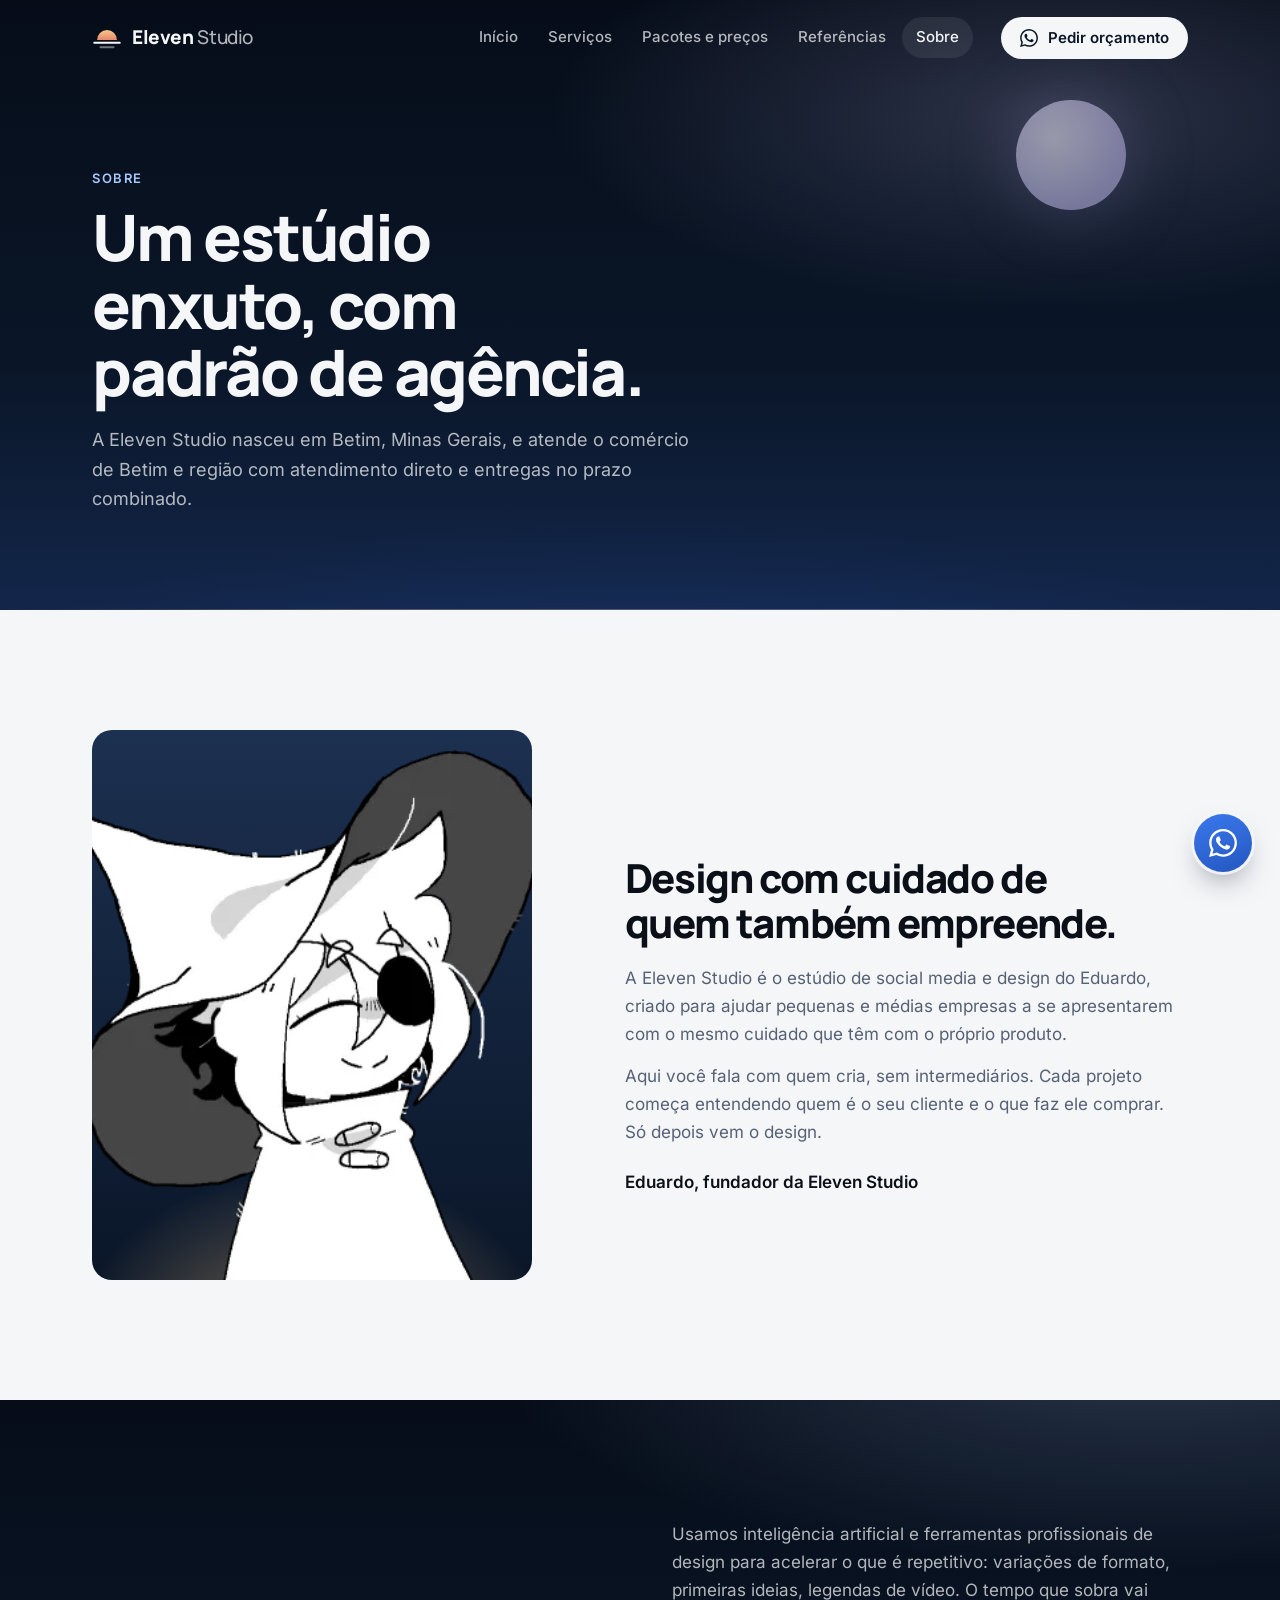
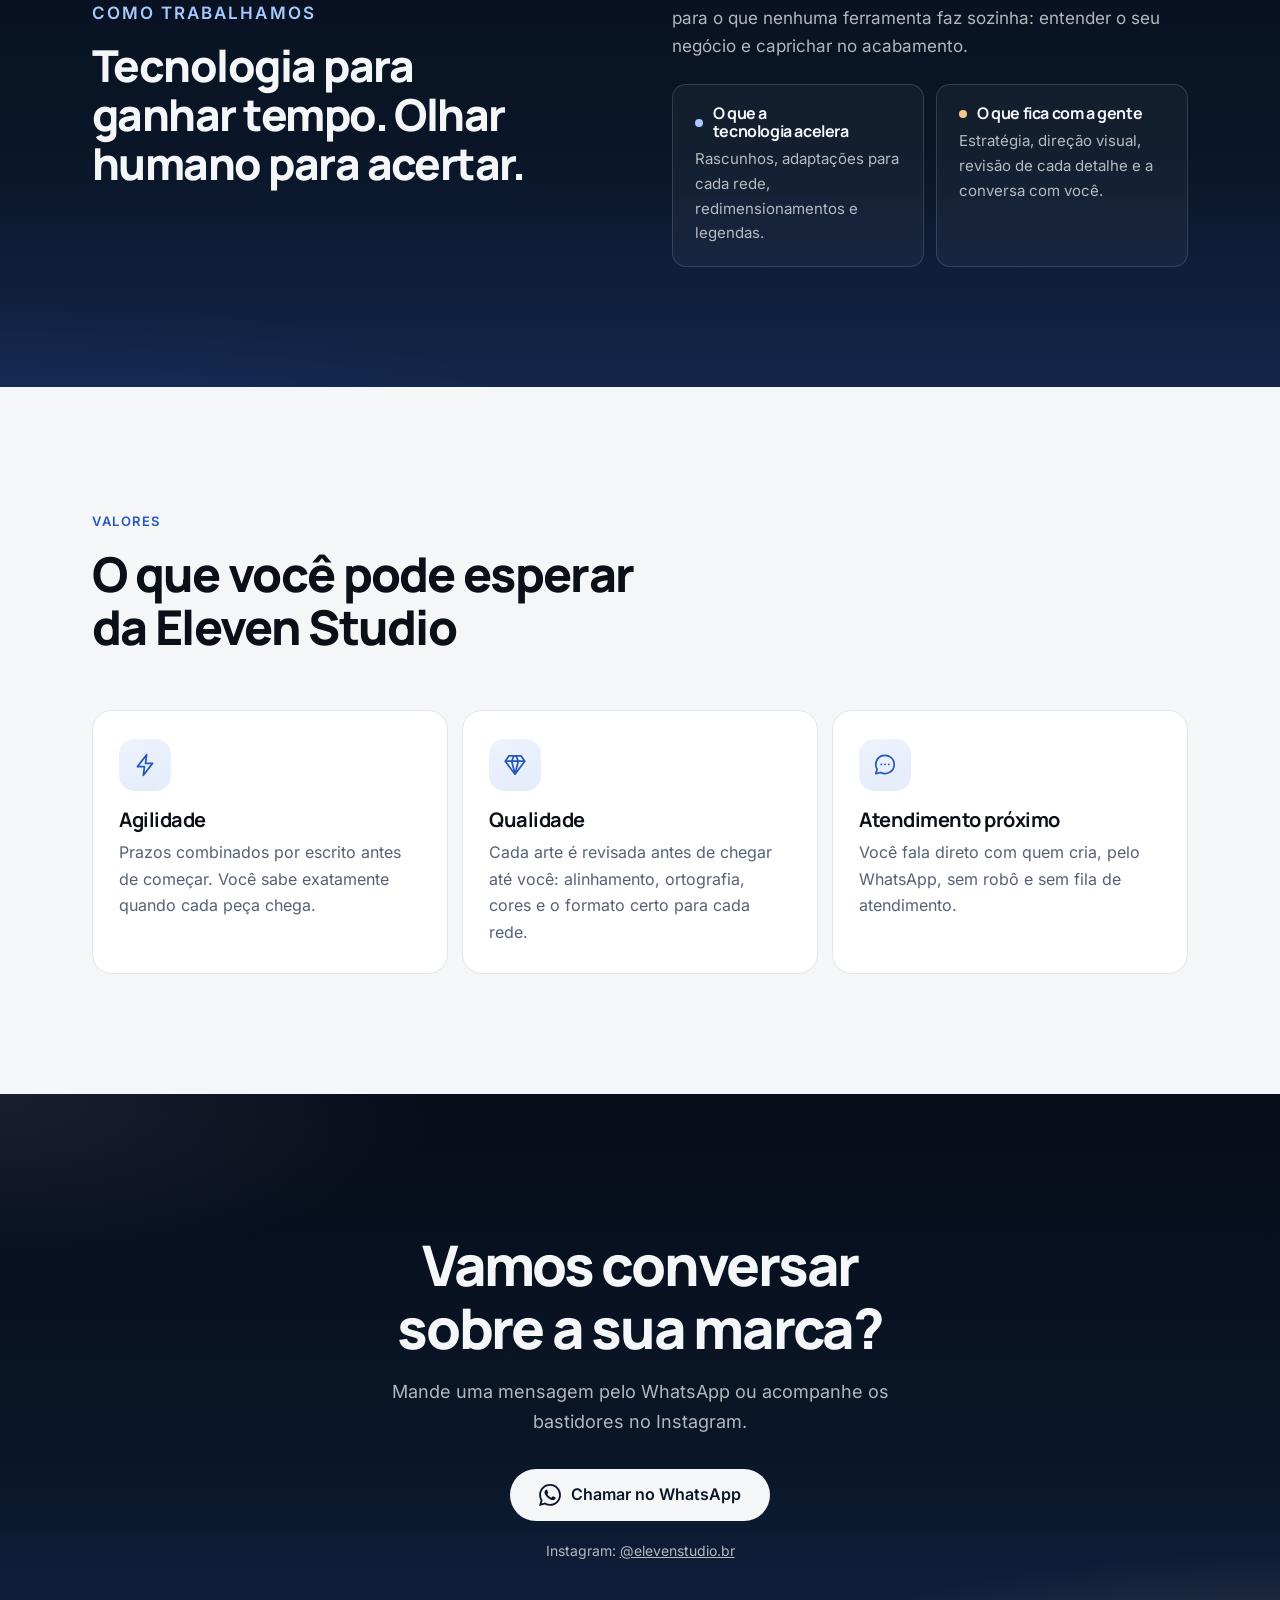
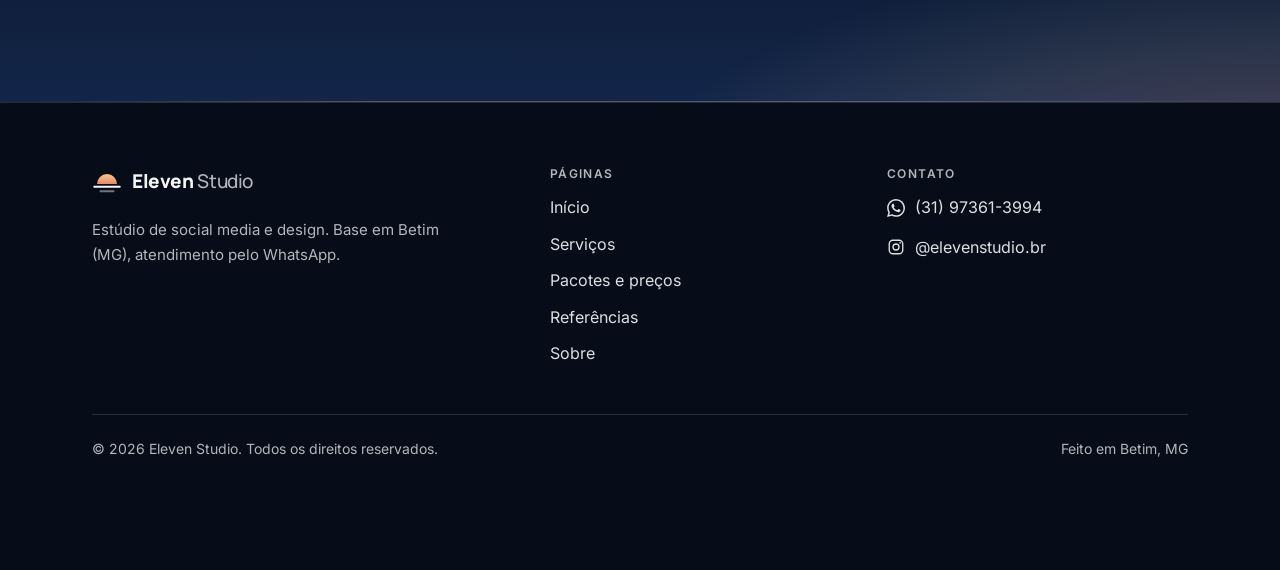
<file: sobre.html>
<!doctype html>
<html lang="pt-BR">
<head>
  <meta charset="utf-8">
  <meta name="viewport" content="width=device-width, initial-scale=1">

  <title>Sobre · Eleven Studio</title>
  <meta name="description" content="Conheça a Eleven Studio: estúdio de social media e design de Betim (MG) que atende empresas de Betim e região com agilidade, qualidade e atendimento próximo.">
  <meta name="theme-color" content="#0a1628">
  <link rel="canonical" href="https://eleven-studio-bes1.onrender.com/sobre.html">

  <!-- Prévia do link (WhatsApp, Instagram, Facebook, LinkedIn) -->
  <meta property="og:type" content="website">
  <meta property="og:locale" content="pt_BR">
  <meta property="og:site_name" content="Eleven Studio">
  <meta property="og:title" content="Sobre · Eleven Studio">
  <meta property="og:description" content="Estúdio de social media e design de Betim (MG), atendendo empresas de Betim e região.">
  <meta property="og:url" content="https://eleven-studio-bes1.onrender.com/sobre.html">
  <meta property="og:image" content="https://eleven-studio-bes1.onrender.com/assets/og-image.jpg">
  <meta property="og:image:type" content="image/jpeg">
  <meta property="og:image:width" content="1200">
  <meta property="og:image:height" content="630">
  <meta property="og:image:alt" content="Eleven Studio: social media e design para empresas de Betim e região.">
  <meta name="twitter:card" content="summary_large_image">
  <meta name="twitter:image" content="https://eleven-studio-bes1.onrender.com/assets/og-image.jpg">

  <link rel="icon" href="assets/favicon.svg" type="image/svg+xml">
  <link rel="icon" href="assets/favicon-32.png" sizes="32x32" type="image/png">
  <link rel="apple-touch-icon" href="assets/apple-touch-icon.png">

  <link rel="preload" href="assets/fonts/manrope.woff2" as="font" type="font/woff2" crossorigin>
  <link rel="preload" href="assets/fonts/inter.woff2" as="font" type="font/woff2" crossorigin>
  <!-- Ao mudar style.css ou script.js, aumente o número em ?v= em TODAS as páginas. -->
  <link rel="stylesheet" href="style.css?v=9">
  <script>document.documentElement.classList.add('js');</script>
  <script src="script.js?v=9" defer></script>
</head><body data-page="sobre">
  <!-- Os textos de serviços, preços, depoimentos, portfólio, sobre e contato são editados
       pelo painel (seu-site/admin). O conteúdo escrito aqui é só uma cópia de segurança:
       o script.js troca pelo que estiver salvo no painel (pasta content/). -->
  <svg width="0" height="0" style="position:absolute" aria-hidden="true" focusable="false">
    <symbol id="i-wa" viewBox="0 0 24 24"><path fill="currentColor" d="M17.47 14.38c-.3-.15-1.76-.87-2.03-.97-.27-.1-.47-.15-.67.15-.2.3-.77.97-.94 1.16-.17.2-.35.22-.64.08-.3-.15-1.26-.47-2.39-1.48-.88-.79-1.48-1.76-1.65-2.06-.17-.3-.02-.46.13-.6.13-.14.3-.35.45-.52.15-.18.2-.3.3-.5.1-.2.05-.38-.03-.52-.07-.15-.67-1.62-.92-2.21-.24-.58-.49-.5-.67-.51h-.57c-.2 0-.52.07-.8.37-.27.3-1.04 1.02-1.04 2.48 0 1.46 1.07 2.88 1.22 3.07.15.2 2.1 3.2 5.08 4.49.71.3 1.26.49 1.7.63.71.22 1.36.19 1.87.12.57-.09 1.76-.72 2-1.42.25-.7.25-1.29.18-1.41-.08-.13-.28-.2-.57-.35m-5.42 7.4h-.01a9.87 9.87 0 0 1-5.03-1.37l-.36-.22-3.74.99 1-3.65-.24-.37a9.86 9.86 0 0 1-1.510-5.26c0-5.45 4.44-9.89 9.89-9.89 2.64 0 5.12 1.03 6.99 2.9a9.830 9.830 0 0 1 2.89 7c0 5.45-4.44 9.88-9.88 9.88m8.41-18.3A11.82 11.82 0 0 0 12.05 0C5.5 0 .16 5.34.16 11.89c0 2.1.55 4.14 1.59 5.95L.06 24l6.3-1.65a11.880 11.880 0 0 0 5.68 1.45h.01c6.55 0 11.89-5.34 11.89-11.9 0-3.17-1.24-6.16-3.480-8.4"/></symbol>
    <symbol id="i-ig" viewBox="0 0 24 24"><g fill="none" stroke="currentColor" stroke-width="1.8"><rect x="3" y="3" width="18" height="18" rx="5"/><circle cx="12" cy="12" r="4"/></g><circle cx="17.5" cy="6.5" r="1.1" fill="currentColor"/></symbol>
    <symbol id="i-arrow" viewBox="0 0 24 24"><path fill="none" stroke="currentColor" stroke-width="2" stroke-linecap="round" stroke-linejoin="round" d="M5 12h14M13 6l6 6-6 6"/></symbol>
    <symbol id="i-check" viewBox="0 0 24 24"><path fill="none" stroke="currentColor" stroke-width="2.2" stroke-linecap="round" stroke-linejoin="round" d="M5 12.5l4.5 4.5L19 7.5"/></symbol>
    <symbol id="i-quote" viewBox="0 0 24 24"><path fill="currentColor" d="M10 6.5C6.6 7.6 4.5 10.3 4.5 14v3.5h6V11H8c.3-1.6 1.3-2.6 2.8-3.1L10 6.5zm9.5 0C16.1 7.6 14 10.3 14 14v3.5h6V11h-2.5c.3-1.6 1.3-2.6 2.8-3.1l-.8-1.4z"/></symbol>
    <symbol id="i-logo" viewBox="0 0 24 24"><g fill="none" stroke="currentColor" stroke-width="1.6" stroke-linejoin="round"><circle cx="9" cy="9" r="5"/><rect x="11" y="11" width="9.5" height="9.5" rx="2"/></g></symbol>
    <symbol id="i-post" viewBox="0 0 24 24"><g fill="none" stroke="currentColor" stroke-width="1.6" stroke-linecap="round" stroke-linejoin="round"><rect x="3.5" y="3.5" width="17" height="17" rx="3"/><circle cx="9" cy="9" r="1.8"/><path d="M20.5 15l-4.5-4.5L6 20.5"/></g></symbol>
    <symbol id="i-reel" viewBox="0 0 24 24"><g fill="none" stroke="currentColor" stroke-width="1.6" stroke-linejoin="round"><rect x="5" y="2.5" width="14" height="19" rx="3"/></g><path fill="currentColor" d="M10.5 9.3v5.4l4.3-2.7z"/></symbol>
    <symbol id="i-menu" viewBox="0 0 24 24"><g fill="none" stroke="currentColor" stroke-width="1.6" stroke-linecap="round" stroke-linejoin="round"><path d="M6 2.5h12A1.5 1.5 0 0 1 19.5 4v16a1.5 1.5 0 0 1-1.5 1.5H6A1.5 1.5 0 0 1 4.5 20V4A1.5 1.5 0 0 1 6 2.5z"/><path d="M8 7.5h8M8 11.5h8M8 15.5h5"/></g></symbol>
    <symbol id="i-cal" viewBox="0 0 24 24"><g fill="none" stroke="currentColor" stroke-width="1.6" stroke-linecap="round" stroke-linejoin="round"><rect x="3.5" y="4.5" width="17" height="16" rx="2"/><path d="M3.5 9.5h17M8 2.5v4M16 2.5v4M8.5 14.5l2.3 2.3 4.7-4.6"/></g></symbol>
    <symbol id="i-bolt" viewBox="0 0 24 24"><path fill="none" stroke="currentColor" stroke-width="1.6" stroke-linejoin="round" d="M13.5 2.5L5 13.5h6.5l-1 8 8.5-11h-6.5l1-8z"/></symbol>
    <symbol id="i-gem" viewBox="0 0 24 24"><g fill="none" stroke="currentColor" stroke-width="1.6" stroke-linejoin="round"><path d="M6.5 3.5h11l3.5 5-9 12-9-12z"/><path d="M3 8.5h18M12 20.5l-3-12 2-5M12 20.5l3-12-2-5"/></g></symbol>
    <symbol id="i-chat" viewBox="0 0 24 24"><g fill="none" stroke="currentColor" stroke-width="1.6" stroke-linecap="round" stroke-linejoin="round"><path d="M20.5 11.5a8.5 8.5 0 0 1-12.6 7.4L3.5 20l1.2-4.1A8.5 8.5 0 1 1 20.5 11.5z"/><path d="M8.5 11.5h.01M12 11.5h.01M15.5 11.5h.01"/></g></symbol>
    <symbol id="i-globe" viewBox="0 0 24 24"><g fill="none" stroke="currentColor" stroke-width="1.6"><circle cx="12" cy="12" r="9"/><path d="M3 12h18M12 3c2.5 2.6 3.8 5.6 3.8 9s-1.3 6.4-3.8 9c-2.5-2.6-3.8-5.6-3.8-9S9.5 5.6 12 3z"/></g></symbol>
    <symbol id="i-play" viewBox="0 0 24 24"><path fill="currentColor" d="M8 5.5v13l10.5-6.5z"/></symbol>
    <symbol id="i-zoom" viewBox="0 0 24 24"><g fill="none" stroke="currentColor" stroke-width="2" stroke-linecap="round"><circle cx="10.5" cy="10.5" r="6.5"/><path d="M15.5 15.5L20 20M10.5 8v5M8 10.5h5"/></g></symbol>
    <symbol id="i-heart" viewBox="0 0 24 24"><path fill="none" stroke="currentColor" stroke-width="1.8" stroke-linejoin="round" d="M12 20s-7.5-4.6-7.5-10.2A4.3 4.3 0 0 1 12 7.2a4.3 4.3 0 0 1 7.5 2.6C19.5 15.4 12 20 12 20z"/></symbol>
    <symbol id="i-comment" viewBox="0 0 24 24"><path fill="none" stroke="currentColor" stroke-width="1.8" stroke-linejoin="round" d="M20 11.5a8 8 0 0 1-11.7 7.1L4 20l1.3-4A8 8 0 1 1 20 11.5z"/></symbol>
    <symbol id="i-send" viewBox="0 0 24 24"><path fill="none" stroke="currentColor" stroke-width="1.8" stroke-linejoin="round" d="M21 3L10 14M21 3l-6.5 18-3.5-7-7-3.5z"/></symbol>
    <symbol id="i-close" viewBox="0 0 24 24"><path fill="none" stroke="currentColor" stroke-width="2" stroke-linecap="round" d="M6 6l12 12M18 6L6 18"/></symbol>
  </svg>

  <a class="skip-link" href="#conteudo">Pular para o conteúdo</a>

  <header class="site-header">
    <div class="container header-inner">
      <a class="brand" href="index.html" aria-label="Eleven Studio, página inicial">
        <svg viewBox="4 6 24 22" width="30" height="30" aria-hidden="true"><defs><linearGradient id="sun-h" x1="0" y1="0" x2="0" y2="1"><stop offset="0" stop-color="#F6C98A"/><stop offset="1" stop-color="#E8876B"/></linearGradient></defs><path d="M8 18.6a8 8 0 0 1 16 0z" fill="url(#sun-h)"/><rect x="5" y="20" width="22" height="1.6" rx=".8" fill="currentColor"/><rect x="10" y="23.6" width="12" height="1.6" rx=".8" fill="currentColor" opacity=".45"/></svg>
        <span class="brand-name">Eleven <span>Studio</span></span>
      </a>
      <button class="nav-toggle" type="button" aria-expanded="false" aria-controls="site-nav" aria-label="Abrir menu">
        <span class="nav-toggle-box" aria-hidden="true"><span></span><span></span><span></span></span>
      </button>
      <nav class="nav" id="site-nav" aria-label="Principal">
        <ul class="nav-list">
          <li><a href="index.html">Início</a></li>
          <li><a href="servicos.html">Serviços</a></li>
          <li><a href="precos.html">Pacotes e preços</a></li>
          <li><a href="portfolio.html">Referências</a></li>
          <li><a href="sobre.html" aria-current="page">Sobre</a></li>
        </ul>
        <a class="btn btn-light btn-sm nav-cta" href="https://wa.me/5531973613994?text=Ol%C3%A1!%20Vim%20pelo%20site%20da%20Eleven%20Studio%20e%20quero%20um%20or%C3%A7amento." target="_blank" rel="noopener"><svg width="18" height="18" aria-hidden="true"><use href="#i-wa"/></svg> Pedir orçamento</a>
      </nav>
    </div>
  </header>

  <main id="conteudo">
    <section class="page-hero dark sky sky--moon">
      <span class="moon" aria-hidden="true"></span>
      <div class="container">
        <p class="eyebrow" data-reveal>Sobre</p>
        <h1 data-reveal style="--d:80ms">Um estúdio enxuto, com padrão de agência.</h1>
        <p data-reveal style="--d:160ms">A Eleven Studio nasceu em Betim, Minas Gerais, e atende o comércio de Betim e região com atendimento direto e entregas no prazo combinado.</p>
      </div>
      <div class="horizon" aria-hidden="true"></div>
    </section>

    <!-- QUEM ESTÁ POR TRÁS - editável no painel: Página Sobre -->
    <section class="section" aria-labelledby="quem-title">
      <div class="container about">
        <div class="about-photo" data-reveal data-cms-photo="sobre">
          <span class="ph-icon" aria-hidden="true"><svg viewBox="4 6 24 22" width="64" height="64" aria-hidden="true"><defs><linearGradient id="sun-p" x1="0" y1="0" x2="0" y2="1"><stop offset="0" stop-color="#F6C98A"/><stop offset="1" stop-color="#E8876B"/></linearGradient></defs><path d="M8 18.6a8 8 0 0 1 16 0z" fill="url(#sun-p)"/><rect x="5" y="20" width="22" height="1.6" rx=".8" fill="currentColor"/><rect x="10" y="23.6" width="12" height="1.6" rx=".8" fill="currentColor" opacity=".45"/></svg></span>
        </div>
        <div class="about-copy">
          <p class="eyebrow" data-reveal>Quem está por trás</p>
          <h2 id="quem-title" data-reveal style="--d:80ms" data-cms-text="sobre.titulo">Design com cuidado de quem também empreende.</h2>
          <div data-cms-list="sobre.paragrafos">
            <p data-reveal style="--d:140ms">A Eleven Studio é o estúdio de social media e design do Eduardo, criado para ajudar pequenas e médias empresas a se apresentarem com o mesmo cuidado que têm com o próprio produto.</p>
            <p data-reveal style="--d:180ms">Aqui você fala com quem cria, sem intermediários. Cada projeto começa entendendo quem é o seu cliente e o que faz ele comprar. Só depois vem o design.</p>
          </div>
          <p class="signature" data-reveal style="--d:220ms" data-cms-text="sobre.assinatura">Eduardo, fundador da Eleven Studio</p>
        </div>
      </div>
    </section>

    <section class="section dark sky sky--day" aria-labelledby="ia-title">
      <div class="container ai-band">
        <div>
          <p class="eyebrow" data-reveal>Como trabalhamos</p>
          <h2 id="ia-title" data-reveal style="--d:80ms">Tecnologia para ganhar tempo. Olhar humano para acertar.</h2>
        </div>
        <div>
          <p data-reveal style="--d:120ms">Usamos inteligência artificial e ferramentas profissionais de design para acelerar o que é repetitivo: variações de formato, primeiras ideias, legendas de vídeo. O tempo que sobra vai para o que nenhuma ferramenta faz sozinha: entender o seu negócio e caprichar no acabamento.</p>
          <div class="ai-split">
            <div data-reveal style="--d:160ms">
              <h3><i></i>O que a tecnologia acelera</h3>
              <p>Rascunhos, adaptações para cada rede, redimensionamentos e legendas.</p>
            </div>
            <div data-reveal style="--d:220ms">
              <h3><i></i>O que fica com a gente</h3>
              <p>Estratégia, direção visual, revisão de cada detalhe e a conversa com você.</p>
            </div>
          </div>
        </div>
      </div>
    </section>

    <section class="section" aria-labelledby="valores-title">
      <div class="container">
        <div class="section-head">
          <p class="eyebrow" data-reveal>Valores</p>
          <h2 id="valores-title" data-reveal style="--d:80ms">O que você pode esperar da Eleven Studio</h2>
        </div>
        <div class="values" data-cms-list="sobre.valores">
          <article class="card value" data-reveal style="--d:0ms"><span class="ico-box"><svg width="26" height="26" aria-hidden="true"><use href="#i-bolt"/></svg></span><h3>Agilidade</h3><p>Prazos combinados por escrito antes de começar. Você sabe exatamente quando cada peça chega.</p></article>
          <article class="card value" data-reveal style="--d:80ms"><span class="ico-box"><svg width="26" height="26" aria-hidden="true"><use href="#i-gem"/></svg></span><h3>Qualidade</h3><p>Cada arte é revisada antes de chegar até você: alinhamento, ortografia, cores e o formato certo para cada rede.</p></article>
          <article class="card value" data-reveal style="--d:160ms"><span class="ico-box"><svg width="26" height="26" aria-hidden="true"><use href="#i-chat"/></svg></span><h3>Atendimento próximo</h3><p>Você fala direto com quem cria, pelo WhatsApp, sem robô e sem fila de atendimento.</p></article>
        </div>
      </div>
    </section>

    <section class="cta-band dark sky sky--sunset" aria-labelledby="cta-title">
      <div class="container">
        <h2 id="cta-title" data-reveal>Vamos conversar sobre a sua marca?</h2>
        <p data-reveal style="--d:80ms">Mande uma mensagem pelo WhatsApp ou acompanhe os bastidores no Instagram.</p>
        <div data-reveal style="--d:160ms">
          <a class="btn btn-light" href="https://wa.me/5531973613994?text=Ol%C3%A1!%20Vim%20pelo%20site%20da%20Eleven%20Studio%20e%20quero%20um%20or%C3%A7amento." target="_blank" rel="noopener"><svg width="22" height="22" aria-hidden="true"><use href="#i-wa"/></svg> Chamar no WhatsApp</a>
        </div>
        <small data-reveal style="--d:200ms">Instagram: <a href="https://instagram.com/elevenstudio.br" data-cms="instagram" target="_blank" rel="noopener"><span data-cms-text="geral.instagram">@elevenstudio.br</span></a></small>
      </div>
      <div class="horizon" aria-hidden="true"></div>
    </section>
  </main>

  <footer class="site-footer dark">
    <div class="container">
      <div class="footer-grid">
        <div class="footer-brand">
          <a class="brand" href="index.html" aria-label="Eleven Studio, página inicial">
            <svg viewBox="4 6 24 22" width="30" height="30" aria-hidden="true"><defs><linearGradient id="sun-f" x1="0" y1="0" x2="0" y2="1"><stop offset="0" stop-color="#F6C98A"/><stop offset="1" stop-color="#E8876B"/></linearGradient></defs><path d="M8 18.6a8 8 0 0 1 16 0z" fill="url(#sun-f)"/><rect x="5" y="20" width="22" height="1.6" rx=".8" fill="currentColor"/><rect x="10" y="23.6" width="12" height="1.6" rx=".8" fill="currentColor" opacity=".45"/></svg>
            <span class="brand-name">Eleven <span>Studio</span></span>
          </a>
          <p>Estúdio de social media e design. Base em Betim (MG), atendimento pelo WhatsApp.</p>
        </div>
        <div class="footer-col">
          <h2>Páginas</h2>
          <ul>
            <li><a href="index.html">Início</a></li>
            <li><a href="servicos.html">Serviços</a></li>
            <li><a href="precos.html">Pacotes e preços</a></li>
            <li><a href="portfolio.html">Referências</a></li>
            <li><a href="sobre.html">Sobre</a></li>
          </ul>
        </div>
        <div class="footer-col">
          <h2>Contato</h2>
          <ul>
            <li><a href="https://wa.me/5531973613994?text=Ol%C3%A1!%20Vim%20pelo%20site%20da%20Eleven%20Studio%20e%20quero%20um%20or%C3%A7amento." target="_blank" rel="noopener"><svg width="18" height="18" aria-hidden="true"><use href="#i-wa"/></svg> <span data-cms-text="geral.whatsapp_exibicao">(31) 97361-3994</span></a></li>
            <li><a href="https://instagram.com/elevenstudio.br" data-cms="instagram" target="_blank" rel="noopener"><svg width="18" height="18" aria-hidden="true"><use href="#i-ig"/></svg> <span data-cms-text="geral.instagram">@elevenstudio.br</span></a></li>
          </ul>
        </div>
      </div>
      <div class="footer-bottom">
        <p>© <span data-year>2026</span> Eleven Studio. Todos os direitos reservados.</p>
        <p>Feito em Betim, MG</p>
      </div>
    </div>
  </footer>

  <!-- Botão flutuante do WhatsApp -->
  <a class="wa-float" href="https://wa.me/5531973613994?text=Ol%C3%A1!%20Vim%20pelo%20site%20da%20Eleven%20Studio%20e%20quero%20um%20or%C3%A7amento." target="_blank" rel="noopener" aria-label="Conversar no WhatsApp">
    <svg width="28" height="28" aria-hidden="true"><use href="#i-wa"/></svg>
  </a>
</body>
</html>
</file>
<file: style.css>
/* =========================================================
   Eleven Studio · estilos globais (todas as páginas)
   Mobile-first: o básico vale para celular; @media (min-width) amplia.
   ========================================================= */

@font-face {
  font-family: "Manrope";
  src: url("assets/fonts/manrope.woff2") format("woff2");
  font-weight: 500 800;
  font-display: swap;
}
@font-face {
  font-family: "Inter";
  src: url("assets/fonts/inter.woff2") format("woff2");
  font-weight: 400 600;
  font-display: swap;
}

:root {
  /* Base: azul-noite, branco e preto */
  --night: #060d19;
  --navy: #0a1628;
  --navy-2: #12223b;
  --navy-3: #1c3050;
  --white: #f5f6f8;
  --card: #ffffff;
  --ink: #0b0f17;
  --muted: #566175;
  --line: #e2e6ed;

  /* Azul de ação */
  --blue: #2f6be0;
  --blue-dark: #2457c0;
  --sky: #a9c8ff;

  /* Acentos do céu: só em degradês e detalhes */
  --sun: #f6c98a;
  --dusk: #e8876b;
  --moon: #c3bdf0;

  /* Texto sobre fundo escuro */
  --on-dark: #f5f6f8;
  --on-dark-2: rgba(245, 246, 248, .72);
  --on-dark-line: rgba(245, 246, 248, .14);

  --font-head: "Manrope", system-ui, -apple-system, "Segoe UI", sans-serif;
  --font-body: "Inter", system-ui, -apple-system, "Segoe UI", Roboto, sans-serif;

  --gutter: 20px;
  --radius: 20px;
  --radius-sm: 14px;
  --header-h: 68px;
  --ease: cubic-bezier(.2, .7, .2, 1);
  --shadow: 0 1px 2px rgba(10, 22, 40, .04), 0 10px 30px -18px rgba(10, 22, 40, .25);
  --shadow-lift: 0 2px 6px rgba(10, 22, 40, .06), 0 24px 48px -24px rgba(10, 22, 40, .38);
}

/* ---------- Base ---------- */
*, *::before, *::after { box-sizing: border-box; }

html {
  -webkit-text-size-adjust: 100%;
  text-size-adjust: 100%;
  scroll-padding-top: calc(var(--header-h) + 16px);
}
@media (prefers-reduced-motion: no-preference) {
  html { scroll-behavior: smooth; }
}

body {
  margin: 0;
  background: var(--white);
  color: var(--ink);
  font-family: var(--font-body);
  font-size: 1rem;
  line-height: 1.65;
  -webkit-font-smoothing: antialiased;
  overflow-x: hidden;
}
body.menu-open { overflow: hidden; }

h1, h2, h3, h4 {
  font-family: var(--font-head);
  font-weight: 700;
  line-height: 1.12;
  letter-spacing: -0.025em;
  margin: 0;
  text-wrap: balance;
}
p { margin: 0; }
ul, ol { margin: 0; padding: 0; list-style: none; }
img, svg { display: block; max-width: 100%; }
[hidden] { display: none !important; }
a { color: inherit; }

:focus-visible {
  outline: 2px solid var(--blue);
  outline-offset: 3px;
  border-radius: 8px;
}
.dark :focus-visible { outline-color: var(--sky); }

.container {
  width: 100%;
  max-width: 1160px;
  margin-inline: auto;
  padding-inline: var(--gutter);
}

.skip-link {
  position: absolute;
  left: 12px;
  top: -100px;
  z-index: 200;
  background: var(--card);
  color: var(--ink);
  padding: 10px 16px;
  border-radius: 10px;
  text-decoration: none;
  font-weight: 600;
}
.skip-link:focus { top: 12px; }

.eyebrow {
  display: inline-block;
  font-size: .8125rem;
  font-weight: 600;
  letter-spacing: .12em;
  text-transform: uppercase;
  color: var(--blue-dark);
  margin-bottom: 14px;
}
.dark .eyebrow { color: var(--sky); }

/* Fundos escuros */
.dark { background: var(--navy); color: var(--on-dark); }

/* ---------- Botões ---------- */
.btn {
  display: inline-flex;
  align-items: center;
  justify-content: center;
  gap: 10px;
  min-height: 52px;
  padding: 14px 26px;
  border-radius: 999px;
  border: 1px solid transparent;
  font: 600 1rem/1.2 var(--font-body);
  text-decoration: none;
  text-align: center;
  cursor: pointer;
  transition: background-color .25s var(--ease), color .25s var(--ease),
              border-color .25s var(--ease), transform .25s var(--ease), box-shadow .25s var(--ease);
}
.btn svg { flex-shrink: 0; transition: transform .25s var(--ease); }
.btn-sm { min-height: 42px; padding: 9px 18px; font-size: .9375rem; }
.btn-block { width: 100%; }

/* claro: para fundos escuros */
.btn-light { background: var(--white); color: var(--navy); }
/* escuro: para fundos claros */
.btn-dark { background: var(--navy); color: var(--white); }
/* contorno */
.btn-outline { background: transparent; color: var(--navy); border-color: rgba(10, 22, 40, .22); }
.btn-ghost { background: transparent; color: var(--on-dark); border-color: rgba(245, 246, 248, .28); }

@media (hover: hover) {
  .btn:hover { transform: translateY(-2px); }
  .btn-light:hover { background: #fff; box-shadow: 0 12px 28px -12px rgba(169, 200, 255, .55); }
  .btn-dark:hover { background: var(--navy-3); box-shadow: 0 12px 26px -14px rgba(10, 22, 40, .7); }
  .btn-outline:hover { border-color: var(--navy); background: var(--card); }
  .btn-ghost:hover { border-color: var(--on-dark); background: rgba(245, 246, 248, .06); }
  .btn:hover .i-arrow { transform: translateX(3px); }
}
.btn:active { transform: translateY(0); }

.link-arrow {
  display: inline-flex;
  align-items: center;
  gap: 8px;
  font-weight: 600;
  color: var(--blue-dark);
  text-decoration: none;
}
.link-arrow svg { transition: transform .25s var(--ease); }
.link-arrow:hover svg { transform: translateX(4px); }
.dark .link-arrow { color: var(--sky); }

/* ---------- Header e menu ---------- */
.site-header {
  position: fixed;
  inset: 0 0 auto 0;
  z-index: 100;
  height: var(--header-h);
  display: flex;
  align-items: center;
  color: var(--on-dark);
  background: transparent;
  border-bottom: 1px solid transparent;
  transition: background-color .35s var(--ease), border-color .35s var(--ease), height .35s var(--ease);
}
.site-header.is-scrolled {
  background: rgba(10, 22, 40, .9);
  -webkit-backdrop-filter: saturate(160%) blur(14px);
  backdrop-filter: saturate(160%) blur(14px);
  border-bottom-color: var(--on-dark-line);
}
/* Com o menu aberto: fundo sólido e SEM backdrop-filter
   (o filtro prenderia o painel fixo dentro do header) */
body.menu-open .site-header {
  background: var(--navy);
  -webkit-backdrop-filter: none;
  backdrop-filter: none;
  border-bottom-color: var(--on-dark-line);
}
.header-inner {
  display: flex;
  align-items: center;
  justify-content: space-between;
  gap: 20px;
}

.brand {
  display: inline-flex;
  align-items: center;
  gap: 10px;
  text-decoration: none;
  color: inherit;
  position: relative;
  z-index: 2;
}
.brand svg { width: 30px; height: 30px; }
.brand-name {
  font-family: var(--font-head);
  font-weight: 800;
  font-size: 1.1875rem;
  letter-spacing: -0.02em;
  line-height: 1;
}
.brand-name span { font-weight: 500; opacity: .72; }

/* Botão hambúrguer */
.nav-toggle {
  position: relative;
  z-index: 2;
  width: 44px;
  height: 44px;
  margin-right: -10px;
  border: 0;
  border-radius: 12px;
  background: transparent;
  color: inherit;
  cursor: pointer;
  display: grid;
  place-items: center;
}
.nav-toggle-box { position: relative; width: 22px; height: 14px; }
.nav-toggle-box span {
  position: absolute;
  left: 0;
  width: 100%;
  height: 2px;
  border-radius: 2px;
  background: currentColor;
  transition: transform .35s var(--ease), opacity .2s var(--ease), top .35s var(--ease);
}
.nav-toggle-box span:nth-child(1) { top: 0; }
.nav-toggle-box span:nth-child(2) { top: 6px; }
.nav-toggle-box span:nth-child(3) { top: 12px; }
.nav-toggle[aria-expanded="true"] .nav-toggle-box span:nth-child(1) { top: 6px; transform: rotate(45deg); }
.nav-toggle[aria-expanded="true"] .nav-toggle-box span:nth-child(2) { opacity: 0; }
.nav-toggle[aria-expanded="true"] .nav-toggle-box span:nth-child(3) { top: 6px; transform: rotate(-45deg); }

/* Painel do menu (celular) */
.nav {
  position: fixed;
  inset: var(--header-h) 0 0 0;
  z-index: 1;
  display: flex;
  flex-direction: column;
  justify-content: space-between;
  gap: 32px;
  padding: 28px var(--gutter) calc(32px + env(safe-area-inset-bottom, 0px));
  overflow-y: auto;
  background:
    radial-gradient(120% 60% at 50% 120%, rgba(246, 201, 138, .16), transparent 60%),
    var(--navy);
  opacity: 0;
  visibility: hidden;
  transform: translateY(-12px);
  transition: opacity .35s var(--ease), transform .35s var(--ease), visibility 0s linear .35s;
}
.nav.is-open {
  opacity: 1;
  visibility: visible;
  transform: none;
  transition: opacity .35s var(--ease), transform .35s var(--ease), visibility 0s;
}
.nav-list { display: grid; }
.nav-list a {
  display: flex;
  align-items: center;
  justify-content: space-between;
  padding: 16px 0;
  border-bottom: 1px solid var(--on-dark-line);
  font-family: var(--font-head);
  font-size: 1.5rem;
  font-weight: 600;
  letter-spacing: -0.02em;
  text-decoration: none;
  color: var(--on-dark);
}
.nav-list a[aria-current="page"] { color: var(--sun); }
.nav-list a[aria-current="page"]::after {
  content: "";
  width: 8px;
  height: 8px;
  border-radius: 50%;
  background: var(--sun);
}
.nav-cta { width: 100%; }

@media (prefers-reduced-motion: no-preference) {
  .nav.is-open .nav-list li { animation: navIn .45s var(--ease) both; }
  .nav.is-open .nav-list li:nth-child(2) { animation-delay: .04s; }
  .nav.is-open .nav-list li:nth-child(3) { animation-delay: .08s; }
  .nav.is-open .nav-list li:nth-child(4) { animation-delay: .12s; }
  .nav.is-open .nav-list li:nth-child(5) { animation-delay: .16s; }
}
@keyframes navIn {
  from { opacity: 0; transform: translateY(10px); }
  to { opacity: 1; transform: none; }
}

/* ---------- Céu: fundos das aberturas de página ---------- */
.sky {
  position: relative;
  overflow: hidden;
  isolation: isolate;
  background: linear-gradient(180deg, var(--night) 0%, var(--navy) 60%, #13264a 100%);
}
.sky::before {
  /* brilho do horizonte; a cor muda conforme a página */
  content: "";
  position: absolute;
  inset: 0;
  z-index: -1;
  pointer-events: none;
}
.sky--sunrise::before {
  background:
    radial-gradient(90% 55% at 50% 118%, rgba(246, 201, 138, .30), rgba(232, 135, 107, .12) 45%, transparent 72%),
    radial-gradient(60% 40% at 85% 0%, rgba(169, 200, 255, .10), transparent 70%);
}
.sky--day::before {
  background:
    radial-gradient(80% 60% at 90% -10%, rgba(169, 200, 255, .22), transparent 65%),
    radial-gradient(70% 50% at 0% 120%, rgba(47, 107, 224, .18), transparent 70%);
}
.sky--sunset::before {
  background:
    radial-gradient(70% 55% at 100% 115%, rgba(232, 135, 107, .28), rgba(246, 201, 138, .10) 45%, transparent 72%),
    radial-gradient(50% 40% at 0% 0%, rgba(195, 189, 240, .10), transparent 70%);
}
.sky--dusk::before {
  background:
    radial-gradient(80% 60% at 15% 115%, rgba(195, 189, 240, .24), transparent 65%),
    radial-gradient(60% 45% at 100% 0%, rgba(232, 135, 107, .10), transparent 70%);
}
.sky--moon::before {
  background:
    radial-gradient(60% 50% at 82% 18%, rgba(195, 189, 240, .20), transparent 65%),
    radial-gradient(80% 50% at 50% 120%, rgba(47, 107, 224, .16), transparent 70%);
}

/* Lua discreta (página Sobre) */
.moon {
  position: absolute;
  top: calc(var(--header-h) + 24px);
  right: 8%;
  width: 72px;
  aspect-ratio: 1;
  border-radius: 50%;
  background: radial-gradient(circle at 35% 35%, #f3f1ff, #c3bdf0 70%);
  box-shadow: 0 0 60px 10px rgba(195, 189, 240, .25);
  opacity: .55;
  z-index: -1;
}

/* ---------- Abertura (hero) ---------- */
.hero {
  padding: calc(var(--header-h) + 48px) 0 72px;
}
.hero-grid { display: grid; gap: 56px; }
.hero h1 {
  font-size: clamp(2.125rem, 9.4vw, 4rem);
  font-weight: 800;
  letter-spacing: -0.04em;
  line-height: 1.04;
}
.hero h1 .soft {
  display: block;
  background: linear-gradient(100deg, var(--sun) 0%, var(--dusk) 55%, var(--moon) 100%);
  -webkit-background-clip: text;
  background-clip: text;
  color: transparent;
}
.hero-sub {
  margin-top: 22px;
  font-size: 1.125rem;
  color: var(--on-dark-2);
  max-width: 36rem;
}
.hero-actions {
  margin-top: 32px;
  display: flex;
  flex-direction: column;
  gap: 12px;
}
.hero-meta {
  margin-top: 28px;
  display: flex;
  flex-wrap: wrap;
  gap: 8px 20px;
  font-size: .875rem;
  color: var(--on-dark-2);
}
.hero-meta li { display: inline-flex; align-items: center; gap: 8px; }
.hero-meta svg { color: var(--sun); }

/* Linha do horizonte no rodapé do hero */
.horizon {
  position: absolute;
  left: 0;
  right: 0;
  bottom: 0;
  height: 1px;
  background: linear-gradient(90deg, transparent, rgba(246, 201, 138, .5) 30%, rgba(195, 189, 240, .5) 70%, transparent);
  opacity: .6;
}

/* Abertura das páginas internas */
.page-hero {
  padding: calc(var(--header-h) + 56px) 0 64px;
}
.page-hero h1 {
  font-size: clamp(2.25rem, 9vw, 4rem);
  font-weight: 800;
  letter-spacing: -0.035em;
  line-height: 1.05;
  max-width: 16ch;
}
.page-hero p:not(.eyebrow) {
  margin-top: 20px;
  font-size: 1.125rem;
  color: var(--on-dark-2);
  max-width: 38rem;
}

/* Composição visual da home */
.showcase {
  position: relative;
  width: 100%;
  max-width: 360px;
  margin-inline: auto;
  aspect-ratio: 1 / 1.02;
}
.sc-card {
  position: absolute;
  border-radius: 18px;
  overflow: hidden;
  box-shadow: 0 30px 60px -30px rgba(0, 0, 0, .7), 0 0 0 1px rgba(245, 246, 248, .08);
}
.sc-post {
  left: 0;
  top: 6%;
  width: 62%;
  aspect-ratio: 4 / 5;
  background:
    radial-gradient(90% 60% at 50% 100%, rgba(246, 201, 138, .85), rgba(232, 135, 107, .55) 45%, transparent 75%),
    linear-gradient(180deg, #1c3050, #3a3f74);
  transform: rotate(-4deg);
  display: flex;
  flex-direction: column;
  justify-content: space-between;
  padding: 16px;
  color: #fff;
}
.sc-post small { font-size: .625rem; font-weight: 600; letter-spacing: .14em; text-transform: uppercase; opacity: .85; }
.sc-post strong { font-family: var(--font-head); font-size: 1.375rem; line-height: 1.05; letter-spacing: -0.03em; }
.sc-reel {
  right: 2%;
  top: 0;
  width: 40%;
  aspect-ratio: 9 / 16;
  background:
    radial-gradient(80% 50% at 50% 0%, rgba(169, 200, 255, .45), transparent 70%),
    linear-gradient(180deg, #12223b, #060d19);
  transform: rotate(5deg);
  display: grid;
  place-items: center;
}
.sc-play {
  width: 44px;
  height: 44px;
  border-radius: 50%;
  border: 1.5px solid rgba(255, 255, 255, .8);
  display: grid;
  place-items: center;
  color: #fff;
}
.sc-bar { position: absolute; left: 12px; right: 12px; bottom: 14px; height: 3px; border-radius: 3px; background: rgba(255, 255, 255, .25); }
.sc-bar::before { content: ""; position: absolute; inset: 0 55% 0 0; border-radius: inherit; background: #fff; }
.sc-menu {
  right: 6%;
  bottom: 0;
  width: 56%;
  background: var(--card);
  color: var(--ink);
  padding: 16px 16px 18px;
  transform: rotate(-2deg);
}
.sc-menu strong { display: block; font-family: var(--font-head); font-size: .9375rem; letter-spacing: -0.02em; margin-bottom: 10px; }
.sc-menu li { display: flex; justify-content: space-between; gap: 8px; font-size: .75rem; padding: 6px 0; border-top: 1px dashed var(--line); }
.sc-menu li span:last-child { font-weight: 600; color: var(--blue-dark); }
.sc-chip {
  position: absolute;
  left: 4%;
  bottom: 10%;
  display: inline-flex;
  align-items: center;
  gap: 8px;
  padding: 8px 14px 8px 8px;
  border-radius: 999px;
  background: rgba(18, 34, 59, .9);
  -webkit-backdrop-filter: blur(8px);
  backdrop-filter: blur(8px);
  border: 1px solid var(--on-dark-line);
  font-size: .8125rem;
  font-weight: 600;
  white-space: nowrap;
}
.sc-chip i {
  width: 24px;
  height: 24px;
  border-radius: 50%;
  display: grid;
  place-items: center;
  background: var(--sun);
  color: var(--navy);
}

/* ---------- Seções ---------- */
.section { padding: 80px 0; }
.section--tint { background: linear-gradient(180deg, #eaf0fa 0%, var(--white) 70%); }
.section--card { background: var(--card); }
.section--flush { padding-top: 0; }
.section-head { margin-bottom: 40px; max-width: 44rem; }
.section-head h2 { font-size: clamp(1.875rem, 7vw, 3rem); font-weight: 800; letter-spacing: -0.035em; }
.section-head p:not(.eyebrow) { margin-top: 14px; color: var(--muted); font-size: 1.0625rem; }
.dark .section-head p:not(.eyebrow) { color: var(--on-dark-2); }
.section-head--split { display: grid; gap: 20px; max-width: none; align-items: end; }

/* Cards */
.card {
  background: var(--card);
  border: 1px solid var(--line);
  border-radius: var(--radius);
  transition: transform .35s var(--ease), box-shadow .35s var(--ease), border-color .35s var(--ease);
}
@media (hover: hover) {
  .card:hover { transform: translateY(-4px); box-shadow: var(--shadow-lift); border-color: #d0d7e3; }
}
.ico-box {
  width: 52px;
  height: 52px;
  border-radius: 15px;
  display: grid;
  place-items: center;
  color: var(--blue-dark);
  background: linear-gradient(160deg, #eef3fc, #e4ecfb);
  transition: background .35s var(--ease), color .35s var(--ease);
}
@media (hover: hover) {
  .card:hover .ico-box { color: var(--white); background: linear-gradient(160deg, var(--navy-3), var(--navy)); }
}

/* Serviços (resumo da home) */
.svc-grid { display: grid; gap: 14px; }
.svc-card {
  display: flex;
  flex-direction: column;
  gap: 14px;
  padding: 26px;
  text-decoration: none;
  color: inherit;
}
.svc-card h3 { font-size: 1.25rem; }
.svc-card p { color: var(--muted); }
.svc-card .link-arrow { margin-top: auto; font-size: .9375rem; }
.svc-card--cta {
  background:
    radial-gradient(90% 70% at 100% 110%, rgba(246, 201, 138, .22), transparent 65%),
    var(--navy);
  border-color: var(--navy);
  color: var(--on-dark);
}
.svc-card--cta p { color: var(--on-dark-2); }
.svc-card--cta .link-arrow { color: var(--sun); }
@media (hover: hover) {
  .svc-card--cta:hover { border-color: var(--navy); }
}

/* Como funciona */
.steps { display: grid; gap: 14px; counter-reset: step; }
.step {
  position: relative;
  padding: 28px 26px;
  border-radius: var(--radius);
  background: rgba(245, 246, 248, .04);
  border: 1px solid var(--on-dark-line);
}
.step-num {
  display: block;
  font-family: var(--font-head);
  font-size: 2.75rem;
  font-weight: 800;
  line-height: 1;
  letter-spacing: -0.04em;
  margin-bottom: 18px;
  background: linear-gradient(120deg, var(--sun), var(--dusk) 60%, var(--moon));
  -webkit-background-clip: text;
  background-clip: text;
  color: transparent;
}
.step h3 { font-size: 1.3125rem; margin-bottom: 8px; }
.step p { color: var(--on-dark-2); }

/* Depoimentos */
.quotes { display: grid; gap: 14px; }
.quote {
  margin: 0;
  display: flex;
  flex-direction: column;
  gap: 22px;
  padding: 28px 26px;
}
.quote-mark { color: var(--sky); }
.quote-mark svg { width: 34px; height: 34px; color: #c9d8f5; }
.quote blockquote { margin: 0; font-size: 1.0625rem; color: var(--ink); }
.quote footer { display: flex; align-items: center; gap: 12px; margin-top: auto; }
.avatar {
  width: 44px;
  height: 44px;
  border-radius: 50%;
  flex-shrink: 0;
  overflow: hidden;
  background: linear-gradient(160deg, var(--sky), var(--moon));
  display: grid;
  place-items: center;
  font-family: var(--font-head);
  font-weight: 800;
  font-size: .9375rem;
  color: var(--navy);
}
.avatar img { width: 100%; height: 100%; object-fit: cover; }
.quote cite { font-style: normal; font-weight: 600; display: block; line-height: 1.3; }
.quote footer small { color: var(--muted); font-size: .875rem; }

/* Chamada final */
.cta-band {
  text-align: center;
  padding: 96px 0;
}
.cta-band h2 {
  font-size: clamp(2rem, 8vw, 3.5rem);
  font-weight: 800;
  letter-spacing: -0.04em;
  max-width: 18ch;
  margin-inline: auto;
}
.cta-band p { margin: 18px auto 32px; color: var(--on-dark-2); font-size: 1.125rem; max-width: 34rem; }
.cta-band .btn { min-width: 260px; }
.cta-band small { display: block; margin-top: 18px; color: var(--on-dark-2); font-size: .875rem; }

/* ---------- Página: Serviços ---------- */
.svc-list { display: grid; gap: 18px; }
.svc-item {
  display: grid;
  gap: 22px;
  padding: 28px 24px;
  scroll-margin-top: calc(var(--header-h) + 16px);
}
.svc-item-head { display: flex; align-items: center; gap: 16px; }
.svc-item-head > span:last-child { font-family: var(--font-head); font-weight: 700; color: var(--muted); font-size: .9375rem; margin-left: auto; }
.svc-item h2 { margin-top: 22px; font-size: clamp(1.5rem, 6vw, 2rem); font-weight: 800; letter-spacing: -0.03em; }
.svc-item .desc { color: var(--muted); margin-top: 10px; font-size: 1.0625rem; }
.svc-item-side { display: grid; gap: 22px; }
.svc-includes { display: grid; gap: 10px; }
.svc-includes li, .plan-list li { display: flex; gap: 10px; align-items: flex-start; line-height: 1.5; }
.svc-includes svg, .plan-list svg { flex-shrink: 0; margin-top: 2px; color: var(--blue); }
.svc-for { font-size: .9375rem; color: var(--muted); }
.svc-for strong { color: var(--ink); font-weight: 600; }
.svc-item .btn { justify-self: start; }

.more-cta { margin: 56px auto 0; max-width: 36rem; text-align: center; }
.more-cta h2 { font-size: clamp(1.5rem, 5.5vw, 2.25rem); font-weight: 800; letter-spacing: -0.03em; }
.more-cta p { margin-top: 12px; color: var(--muted); }
.more-cta .btn { margin-top: 24px; }

/* ---------- Página: Preços ---------- */
.plans { display: grid; gap: 18px; }
.plan {
  position: relative;
  display: flex;
  flex-direction: column;
  padding: 32px 26px;
}
.plan h2 { font-size: 1.5rem; font-weight: 800; }
.plan-for { margin-top: 6px; color: var(--muted); }
.plan-price {
  margin: 24px 0;
  padding: 20px 0;
  border-block: 1px solid var(--line);
}
.plan-price small { display: block; font-size: .8125rem; color: var(--muted); margin-bottom: 2px; }
.plan-price strong {
  font-family: var(--font-head);
  font-size: 2.5rem;
  font-weight: 800;
  letter-spacing: -0.04em;
  line-height: 1.1;
}
.plan-price strong sup { font-size: .45em; vertical-align: .9em; margin-right: 4px; letter-spacing: 0; }
.plan-price span { color: var(--muted); font-weight: 500; }
.plan-total { display: block; margin-top: 6px; font-style: normal; font-size: .8125rem; color: var(--muted); }
.plan-list { display: grid; gap: 12px; margin-bottom: 30px; }
.plan .btn { margin-top: auto; }

.plan--featured {
  background:
    radial-gradient(100% 60% at 50% 115%, rgba(246, 201, 138, .22), rgba(232, 135, 107, .08) 45%, transparent 70%),
    linear-gradient(180deg, var(--navy-2), var(--navy));
  border-color: var(--navy);
  color: var(--on-dark);
}
.plan--featured .plan-for,
.plan--featured .plan-price small,
.plan--featured .plan-price span,
.plan--featured .plan-total { color: var(--on-dark-2); }
.plan--featured .plan-price { border-color: var(--on-dark-line); }
.plan--featured .plan-list svg { color: var(--sun); }
@media (hover: hover) {
  .plan--featured:hover { border-color: var(--navy); }
}
.plan-badge {
  position: absolute;
  top: -13px;
  left: 26px;
  padding: 5px 12px;
  border-radius: 999px;
  background: linear-gradient(90deg, var(--sun), var(--dusk));
  color: var(--navy);
  font-size: .75rem;
  font-weight: 700;
  letter-spacing: .06em;
  text-transform: uppercase;
}

.extras { display: grid; gap: 12px; }
.extra {
  display: grid;
  grid-template-columns: auto 1fr;
  gap: 4px 16px;
  align-items: center;
  padding: 20px 22px;
}
.extra .ico-box { grid-row: span 2; width: 46px; height: 46px; border-radius: 13px; }
.extra h3 { font-size: 1.0625rem; }
.extra p { color: var(--muted); font-size: .9375rem; }
.extra-price {
  grid-column: 1 / -1;
  display: flex;
  align-items: center;
  justify-content: space-between;
  gap: 12px;
  margin-top: 12px;
  padding-top: 14px;
  border-top: 1px solid var(--line);
}
.extra-price strong { font-family: var(--font-head); font-size: 1.375rem; font-weight: 800; letter-spacing: -0.03em; }
.price-note { margin-top: 28px; font-size: .875rem; color: var(--muted); text-align: center; }

/* ---------- Página: Portfólio ---------- */
.filters {
  display: flex;
  flex-wrap: wrap;
  gap: 8px;
  margin-bottom: 28px;
}
.filter {
  flex-shrink: 0;
  padding: 10px 18px;
  border-radius: 999px;
  border: 1px solid var(--line);
  background: var(--card);
  color: var(--ink);
  font: 500 .9375rem/1 var(--font-body);
  cursor: pointer;
  transition: background-color .25s var(--ease), color .25s var(--ease), border-color .25s var(--ease);
}
.filter:hover { border-color: var(--navy); }
.filter[aria-pressed="true"] { background: var(--navy); border-color: var(--navy); color: var(--white); }

.work-grid { display: grid; grid-template-columns: repeat(2, 1fr); gap: 14px; }
.work { margin: 0; }
.work[hidden] { display: none; }
.work-media {
  position: relative;
  aspect-ratio: 4 / 5;
  border-radius: var(--radius-sm);
  overflow: hidden;
  display: grid;
  place-items: center;
  color: rgba(245, 246, 248, .8);
  isolation: isolate;
}
/* Imagens reais cobrem o placeholder */
.work-media img {
  position: absolute;
  inset: 0;
  width: 100%;
  height: 100%;
  object-fit: cover;
  z-index: 2;
  transition: transform .6s var(--ease);
}
@media (hover: hover) {
  .work:hover .work-media img { transform: scale(1.04); }
  .work:hover .ph-icon { transform: translateY(-4px); }
}
.ph-icon { transition: transform .5s var(--ease); }
.ph-icon svg { width: 40px; height: 40px; }
.ph-soon {
  position: absolute;
  left: 12px;
  bottom: 12px;
  font-size: .6875rem;
  font-weight: 600;
  letter-spacing: .12em;
  text-transform: uppercase;
  opacity: .75;
}
/* Fundos dos placeholders: céu em horários diferentes */
.ph-sunrise { background: radial-gradient(100% 60% at 50% 110%, rgba(246, 201, 138, .55), transparent 70%), linear-gradient(180deg, #12223b, #2b3a6b); }
.ph-day { background: radial-gradient(90% 70% at 80% 0%, rgba(169, 200, 255, .55), transparent 70%), linear-gradient(180deg, #1c3a74, #12223b); }
.ph-sunset { background: radial-gradient(90% 60% at 20% 110%, rgba(232, 135, 107, .6), transparent 70%), linear-gradient(180deg, #1c3050, #3d3463); }
.ph-moon { background: radial-gradient(60% 40% at 70% 25%, rgba(195, 189, 240, .45), transparent 70%), linear-gradient(180deg, #060d19, #12223b); }
.work figcaption { padding: 12px 2px 0; }
.work-cat { font-size: .8125rem; color: var(--muted); }
.work h3 { font-size: 1rem; font-weight: 700; margin-top: 2px; letter-spacing: -0.01em; }
.work-desc { font-size: .875rem; color: var(--muted); margin-top: 2px; }


/* ---------- Referências de serviço ---------- */
.tag-concept {
  display: inline-block;
  padding: 6px 12px;
  border-radius: 999px;
  border: 1px solid rgba(232, 135, 107, .45);
  background: linear-gradient(90deg, rgba(246, 201, 138, .18), rgba(232, 135, 107, .14));
  color: #9a4a2f;
  font-size: .75rem;
  font-weight: 700;
  letter-spacing: .1em;
  text-transform: uppercase;
}
.case-top { display: grid; gap: 28px; align-items: center; margin-bottom: 18px; }
.case-head h2 {
  margin-top: 16px;
  font-size: clamp(1.75rem, 6.5vw, 2.75rem);
  font-weight: 800;
  letter-spacing: -0.035em;
}
.case-head > p:not(.case-note) { margin-top: 14px; color: var(--muted); font-size: 1.0625rem; max-width: 34rem; }
.case-meta { margin: 24px 0 0; display: grid; gap: 0; border-top: 1px solid var(--line); }
.case-meta div { display: grid; grid-template-columns: 96px 1fr; gap: 12px; padding: 12px 0; border-bottom: 1px solid var(--line); align-items: center; }
.case-meta dt { font-size: .8125rem; font-weight: 600; color: var(--muted); }
.case-meta dd { margin: 0; font-weight: 500; }
.swatches { display: inline-flex; gap: 6px; vertical-align: middle; }
.swatches i { width: 22px; height: 22px; border-radius: 50%; box-shadow: inset 0 0 0 1px rgba(10, 22, 40, .14); }
.case-note { margin-top: 18px; font-size: .875rem; color: var(--muted); }

.ref-piece { margin: 0; }
.ref-zoom {
  position: relative;
  display: block;
  width: 100%;
  padding: 0;
  border: 0;
  border-radius: var(--radius);
  overflow: hidden;
  background: var(--navy);
  cursor: zoom-in;
  box-shadow: var(--shadow);
  transition: transform .35s var(--ease), box-shadow .35s var(--ease);
}
.ref-zoom img { width: 100%; height: auto; transition: transform .6s var(--ease); }
.ref-zoom-hint {
  position: absolute;
  right: 12px;
  bottom: 12px;
  width: 38px;
  height: 38px;
  border-radius: 50%;
  display: grid;
  place-items: center;
  background: rgba(255, 255, 255, .92);
  color: var(--navy);
  box-shadow: 0 6px 16px -8px rgba(0, 0, 0, .5);
  opacity: .9;
  transition: opacity .25s var(--ease), transform .25s var(--ease);
}
@media (hover: hover) {
  .ref-zoom:hover { transform: translateY(-4px); box-shadow: var(--shadow-lift); }
  .ref-zoom:hover img { transform: scale(1.025); }
  .ref-zoom:hover .ref-zoom-hint { opacity: 1; transform: scale(1.06); }
}
.ref-zoom:focus-visible { outline: 3px solid var(--blue); outline-offset: 4px; }
.ref-piece figcaption {
  display: flex;
  flex-wrap: wrap;
  align-items: baseline;
  justify-content: space-between;
  gap: 4px 12px;
  padding: 14px 2px 0;
}
.ref-service { font-family: var(--font-head); font-weight: 700; font-size: 1.0625rem; letter-spacing: -0.01em; }
.ref-piece .link-arrow { font-size: .9375rem; }

/* Pilha de posts (Instagram) */
.post-stack-wrap { margin-top: 48px; }
.stack-hint { text-align: center; font-size: .875rem; color: var(--muted); margin-bottom: 18px; }
.post-stack {
  position: relative;
  max-width: 780px;
  margin: 0 auto;
  aspect-ratio: 4 / 3.55;
}
.stack-card {
  --r: 0deg;
  position: absolute;
  width: 46%;
  display: block;
  padding: 0;
  border: 1px solid var(--line);
  border-radius: 14px;
  overflow: hidden;
  background: var(--card);
  color: var(--ink);
  text-align: left;
  cursor: zoom-in;
  box-shadow: 0 2px 6px rgba(10, 22, 40, .08), 0 24px 50px -24px rgba(10, 22, 40, .45);
  transform: rotate(var(--r));
  transition: transform .4s var(--ease), box-shadow .4s var(--ease);
}
.stack-card--left { --r: -7deg; left: 0; top: 9%; z-index: 1; }
.stack-card--center { --r: 0deg; left: 27%; top: 0; z-index: 3; }
.stack-card--right { --r: 7deg; left: 54%; top: 11%; z-index: 2; }
.stack-card:hover,
.stack-card:focus-visible {
  z-index: 5;
  transform: translateY(-10px) rotate(0deg) scale(1.03);
  box-shadow: 0 4px 10px rgba(10, 22, 40, .1), 0 34px 60px -24px rgba(10, 22, 40, .55);
}
.stack-card:focus-visible { outline: 3px solid var(--blue); outline-offset: 3px; }
.stack-card img { width: 100%; height: auto; aspect-ratio: 4 / 5; object-fit: cover; transform: none !important; }
.ig-top, .ig-actions {
  display: flex;
  align-items: center;
  gap: 6px;
  padding: 6px 8px;
  font: 600 .625rem/1 var(--font-body);
}
.ig-avatar { width: 16px; height: 16px; flex-shrink: 0; border-radius: 50%; box-shadow: 0 0 0 1px var(--line); }
.ig-handle { flex: 1; }
.ig-dots { color: var(--muted); letter-spacing: 1px; }
.ig-actions svg { width: 14px; height: 14px; }
.ig-actions .stack-num { margin-left: auto; }
.stack-num {
  display: inline-grid;
  place-items: center;
  min-width: 22px;
  height: 18px;
  padding: 0 5px;
  border-radius: 999px;
  background: var(--navy);
  color: var(--white);
  font: 700 .625rem/1 var(--font-body);
}
.stack-captions { display: grid; gap: 10px; max-width: 780px; margin: 28px auto 0; }
.stack-captions li {
  display: flex;
  flex-wrap: wrap;
  align-items: center;
  gap: 4px 10px;
  padding: 12px 14px;
  border: 1px solid var(--line);
  border-radius: var(--radius-sm);
  background: var(--card);
}
.stack-captions .ref-service { font-size: 1rem; }
.stack-captions .link-arrow { margin-left: auto; font-size: .875rem; }

/* Miniaturas na página inicial */
.ref-thumbs { display: grid; grid-template-columns: repeat(3, 1fr); gap: 10px; }
.ref-thumb {
  position: relative;
  display: block;
  border-radius: var(--radius-sm);
  overflow: hidden;
  aspect-ratio: 4 / 5;
  background: var(--navy);
  text-decoration: none;
  box-shadow: var(--shadow);
  transition: transform .35s var(--ease), box-shadow .35s var(--ease);
}
.ref-thumb img { width: 100%; height: 100%; object-fit: cover; }
.ref-thumb video { width: 100%; height: 100%; object-fit: cover; object-position: 50% 4%; display: block; }

/* Reels (vídeo vertical) */
.reel-row { display: grid; gap: 28px; align-items: center; justify-items: center; margin-top: 64px; }
.reel-phone {
  margin: 0;
  width: min(300px, 78vw);
  padding: 10px;
  border-radius: 34px;
  background: var(--navy);
  box-shadow: 0 2px 6px rgba(10, 22, 40, .1), 0 30px 60px -28px rgba(10, 22, 40, .6);
}
.reel-phone video { display: block; width: 100%; height: auto; aspect-ratio: 9 / 16; border-radius: 24px; background: #161514; object-fit: cover; }
.reel-text { max-width: 30rem; }
.reel-text h3 { margin-top: 12px; font-size: clamp(1.375rem, 4.6vw, 1.875rem); font-weight: 800; letter-spacing: -0.03em; }
.reel-text p { margin: 10px 0 14px; color: var(--muted); }

.chat-phone { background: var(--navy); width: min(340px, 86vw); }
.chat-slot { width: 100%; aspect-ratio: 9 / 16; border-radius: 24px; overflow: hidden; background: #fff; display: grid; }
.chat-slot chatvolt-chatbox-standard { display: block; width: 100% !important; min-width: 0 !important; max-width: 100% !important; height: 100% !important; }
.chat-wait { margin: auto; padding: 24px; text-align: center; font-size: .875rem; color: var(--muted); }

/* Dupla de posts lado a lado */
.duo { display: grid; grid-template-columns: 1fr 1fr; gap: 14px; }
.duo .ref-zoom { border-radius: 14px; }
.ref-thumb-label {
  position: absolute;
  left: 6px;
  bottom: 6px;
  max-width: calc(100% - 12px);
  padding: 4px 8px;
  border-radius: 999px;
  background: rgba(10, 22, 40, .82);
  color: var(--white);
  font-size: .6875rem;
  font-weight: 600;
  white-space: nowrap;
  overflow: hidden;
  text-overflow: ellipsis;
}
@media (hover: hover) {
  .ref-thumb:hover { transform: translateY(-4px); box-shadow: var(--shadow-lift); }
}
.ref-thumbs-cta { margin-top: 28px; text-align: center; }

/* Lightbox */
body.lightbox-open { overflow: hidden; }
.lightbox {
  position: fixed;
  inset: 0;
  width: 100vw;
  height: 100vh;
  height: 100dvh;
  max-width: none;
  max-height: none;
  margin: 0;
  padding: 64px 16px 24px;
  border: 0;
  background: transparent;
  color: var(--white);
}
.lightbox[open] { display: grid; place-items: center; }
.lightbox::backdrop { background: rgba(6, 13, 25, .9); }
.lightbox-figure { margin: 0; display: grid; justify-items: center; gap: 14px; max-width: min(100%, 960px); }
.lightbox-img {
  max-width: 100%;
  max-height: calc(100vh - 140px);
  max-height: calc(100dvh - 140px);
  width: auto;
  height: auto;
  border-radius: 12px;
  box-shadow: 0 30px 80px -30px rgba(0, 0, 0, .8);
}
.lightbox-caption { font-size: .9375rem; color: rgba(245, 246, 248, .8); text-align: center; }
.lightbox-close {
  position: fixed;
  top: 14px;
  right: 14px;
  width: 48px;
  height: 48px;
  border-radius: 50%;
  border: 1px solid rgba(245, 246, 248, .25);
  background: rgba(245, 246, 248, .1);
  color: var(--white);
  display: grid;
  place-items: center;
  cursor: pointer;
  transition: background-color .2s var(--ease);
}
.lightbox-close:hover { background: rgba(245, 246, 248, .2); }
.lightbox-close:focus-visible { outline: 2px solid var(--sky); outline-offset: 3px; }
@media (prefers-reduced-motion: no-preference) {
  .lightbox[open] .lightbox-figure { animation: lbIn .3s var(--ease); }
  .lightbox[open]::backdrop { animation: lbFade .3s var(--ease); }
}
@keyframes lbIn { from { opacity: 0; transform: scale(.97); } to { opacity: 1; transform: none; } }
@keyframes lbFade { from { opacity: 0; } to { opacity: 1; } }

/* ---------- Página: Sobre ---------- */
.about { display: grid; gap: 40px; align-items: center; }
.about-photo {
  position: relative;
  width: 100%;
  max-width: 300px;
  aspect-ratio: 4 / 5;
  border-radius: var(--radius);
  overflow: hidden;
  background:
    radial-gradient(80% 50% at 50% 115%, rgba(246, 201, 138, .5), transparent 70%),
    linear-gradient(180deg, #1c3050, #0a1628);
  display: grid;
  place-items: center;
  color: rgba(245, 246, 248, .7);
}
.about-photo img { position: absolute; inset: 0; width: 100%; height: 100%; object-fit: cover; }
.about-photo .ph-soon { left: 16px; bottom: 16px; }
.about-copy h2 { font-size: clamp(1.75rem, 6.5vw, 2.5rem); font-weight: 800; letter-spacing: -0.035em; margin-bottom: 18px; }
.about-copy p { color: var(--muted); font-size: 1.0625rem; }
.about-copy p + p { margin-top: 14px; }
.about-copy .signature { margin-top: 22px; color: var(--ink); font-weight: 600; }

.ai-band { display: grid; gap: 28px; }
.ai-band h2 { font-size: clamp(1.75rem, 6.5vw, 2.75rem); font-weight: 800; letter-spacing: -0.035em; }
.ai-band p { color: var(--on-dark-2); font-size: 1.0625rem; }
.ai-band p + p { margin-top: 14px; }
.ai-split { display: grid; gap: 12px; margin-top: 24px; }
.ai-split div {
  padding: 20px 22px;
  border-radius: var(--radius-sm);
  border: 1px solid var(--on-dark-line);
  background: rgba(245, 246, 248, .04);
}
.ai-split h3 { font-size: 1rem; margin-bottom: 6px; display: flex; align-items: center; gap: 10px; }
.ai-split h3 i { width: 8px; height: 8px; border-radius: 50%; background: var(--sky); }
.ai-split div:last-child h3 i { background: var(--sun); }
.ai-split p { font-size: .9375rem; }

.values { display: grid; gap: 14px; }
.value { padding: 28px 26px; }
.value .ico-box { margin-bottom: 18px; }
.value h3 { font-size: 1.25rem; margin-bottom: 8px; }
.value p { color: var(--muted); }

/* ---------- Rodapé ---------- */
.site-footer {
  background: var(--night);
  color: var(--on-dark);
  padding: 64px 0 calc(110px + env(safe-area-inset-bottom, 0px));
  border-top: 1px solid var(--on-dark-line);
}
.footer-grid { display: grid; gap: 36px; }
.footer-brand p { margin-top: 14px; color: var(--on-dark-2); max-width: 22rem; font-size: .9375rem; }
.footer-col h2 {
  font-family: var(--font-body);
  font-size: .75rem;
  font-weight: 600;
  letter-spacing: .12em;
  text-transform: uppercase;
  color: var(--on-dark-2);
  margin-bottom: 14px;
}
.footer-col ul { display: grid; gap: 10px; }
.footer-col a {
  display: inline-flex;
  align-items: center;
  gap: 10px;
  text-decoration: none;
  color: var(--on-dark);
  opacity: .9;
  transition: opacity .2s var(--ease), color .2s var(--ease);
}
.footer-col a:hover { opacity: 1; color: var(--sky); }
.footer-bottom {
  margin-top: 48px;
  padding-top: 22px;
  border-top: 1px solid var(--on-dark-line);
  display: flex;
  flex-wrap: wrap;
  justify-content: space-between;
  gap: 8px 24px;
  font-size: .875rem;
  color: var(--on-dark-2);
}

/* ---------- Botão flutuante do WhatsApp ---------- */
.wa-float {
  position: fixed;
  right: 16px;
  bottom: calc(16px + env(safe-area-inset-bottom, 0px));
  z-index: 90;
  width: 58px;
  height: 58px;
  border-radius: 50%;
  display: grid;
  place-items: center;
  background: linear-gradient(160deg, #3b78ec, var(--blue-dark));
  color: #fff;
  box-shadow: 0 0 0 3px rgba(245, 246, 248, .9), 0 14px 30px -10px rgba(10, 22, 40, .55);
  transition: transform .3s var(--ease), box-shadow .3s var(--ease), opacity .3s var(--ease);
}
.wa-float svg { width: 28px; height: 28px; }
@media (hover: hover) {
  .wa-float:hover { transform: translateY(-3px); box-shadow: 0 0 0 3px #fff, 0 20px 36px -12px rgba(10, 22, 40, .6); }
}
body.menu-open .wa-float { opacity: 0; pointer-events: none; }

/* ---------- Animação de entrada ---------- */
@media (prefers-reduced-motion: no-preference) {
  /* "translate" (e não "transform") para não brigar com o hover dos cards */
  .js [data-reveal] {
    opacity: 0;
    translate: 0 20px;
    transition: opacity .8s var(--ease) var(--d, 0ms), translate .8s var(--ease) var(--d, 0ms),
                transform .35s var(--ease), box-shadow .35s var(--ease), border-color .35s var(--ease),
                background-color .25s var(--ease), color .25s var(--ease);
  }
  .js [data-reveal].is-in { opacity: 1; translate: none; }

  /* Abertura (acima da dobra): aparece só com CSS, sem esperar o script.js.
     Se o script demorar ou falhar (rede fraca), o texto não fica em branco. */
  .js .hero [data-reveal],
  .js .page-hero [data-reveal] {
    opacity: 1;
    translate: none;
    animation: hero-in .8s var(--ease) var(--d, 0ms) both;
  }
  @keyframes hero-in {
    from { opacity: 0; translate: 0 20px; }
    to   { opacity: 1; translate: none; }
  }
}
@media (prefers-reduced-motion: reduce) {
  *, *::before, *::after { transition-duration: .01ms !important; animation-duration: .01ms !important; animation-delay: 0ms !important; }
}

/* =========================================================
   Telas maiores
   ========================================================= */
@media (min-width: 520px) {
  .hero-actions { flex-direction: row; flex-wrap: wrap; }
  .svc-item .btn { min-width: 240px; }
}

@media (min-width: 680px) {
  :root { --gutter: 32px; }
  .svc-grid { grid-template-columns: repeat(2, 1fr); }
  .quotes { grid-template-columns: repeat(2, 1fr); }
  .work-grid { grid-template-columns: repeat(3, 1fr); gap: 18px; }
  .ref-thumbs { gap: 18px; }
  .stack-card { width: 42%; border-radius: 18px; }
  .stack-card--center { left: 29%; }
  .stack-card--right { left: 58%; }
  .ig-top, .ig-actions { padding: 10px 12px; gap: 8px; font-size: .8125rem; }
  .ig-avatar { width: 24px; height: 24px; }
  .ig-actions svg { width: 20px; height: 20px; }
  .stack-num { min-width: 26px; height: 22px; font-size: .75rem; }
  .stack-captions { grid-template-columns: repeat(3, 1fr); gap: 14px; }
  .stack-captions li { flex-direction: column; align-items: flex-start; }
  .stack-captions .link-arrow { margin-left: 0; }
  .ref-thumb-label { left: 10px; bottom: 10px; font-size: .8125rem; padding: 5px 10px; }
  .extras { grid-template-columns: repeat(2, 1fr); }
  .values { grid-template-columns: repeat(3, 1fr); }
  .ai-split { grid-template-columns: repeat(2, 1fr); }
  .footer-grid { grid-template-columns: 1.4fr 1fr 1fr; }
  .svc-item { padding: 36px; }
}

@media (min-width: 960px) {
  :root { --header-h: 76px; }
  .nav-toggle { display: none; }
  .nav {
    position: static;
    flex-direction: row;
    align-items: center;
    gap: 28px;
    padding: 0;
    overflow: visible;
    background: none;
    opacity: 1;
    visibility: visible;
    transform: none;
    transition: none;
  }
  .nav-list { display: flex; gap: 2px; }
  .nav-list a {
    padding: 8px 14px;
    border: 0;
    border-radius: 999px;
    font-family: var(--font-body);
    font-size: .9375rem;
    font-weight: 500;
    letter-spacing: 0;
    color: var(--on-dark-2);
    transition: color .2s var(--ease), background-color .2s var(--ease);
  }
  .nav-list a:hover { color: var(--on-dark); background: rgba(245, 246, 248, .07); }
  .nav-list a[aria-current="page"] { color: var(--on-dark); background: rgba(245, 246, 248, .08); }
  .nav-list a[aria-current="page"]::after { display: none; }
  .nav-cta { width: auto; }

  .hero { padding: calc(var(--header-h) + 72px) 0 112px; }
  .hero-grid { grid-template-columns: 1.2fr .8fr; align-items: center; gap: 56px; }
  .showcase { max-width: 440px; }
  .page-hero { padding: calc(var(--header-h) + 88px) 0 96px; }
  .section { padding: 120px 0; }
  .section-head { margin-bottom: 56px; }
  .section-head--split { grid-template-columns: 1fr auto; }
  .svc-grid { grid-template-columns: repeat(3, 1fr); gap: 18px; }
  .steps { grid-template-columns: repeat(3, 1fr); gap: 18px; }
  .quotes { grid-template-columns: repeat(3, 1fr); gap: 18px; }
  .cta-band { padding: 140px 0; }

  .svc-item { grid-template-columns: 1.1fr 1fr; gap: 48px; padding: 44px; align-items: start; }
  .svc-item-side { padding-top: 6px; }

  .plans { grid-template-columns: repeat(3, 1fr); gap: 20px; align-items: stretch; }
  .plan { padding: 40px 32px; }
  .plan--featured { transform: translateY(-14px); }
  @media (hover: hover) {
    .plan--featured:hover { transform: translateY(-18px); }
  }
  .extras { grid-template-columns: repeat(4, 1fr); }
  .extra { grid-template-columns: 1fr; padding: 26px 24px; }
  .extra .ico-box { grid-row: auto; margin-bottom: 12px; }
  .extra-price { flex-direction: column; align-items: flex-start; }
  .extra-price .btn { width: 100%; }

  .about { grid-template-columns: .9fr 1.1fr; gap: 72px; }
  .case-top { grid-template-columns: 1fr 1fr; gap: 64px; }
  .reel-row { grid-template-columns: auto 1fr; justify-items: start; gap: 56px; max-width: 780px; margin-left: auto; margin-right: auto; }
  .duo { gap: 20px; }
  .ref-thumbs-cta { margin-top: 40px; }
  .about-photo { max-width: 440px; }
  .ai-band { grid-template-columns: 1fr 1fr; gap: 64px; align-items: center; }
  .moon { width: 110px; right: 12%; }
  .wa-float { right: 28px; bottom: 28px; }
}
</file>
